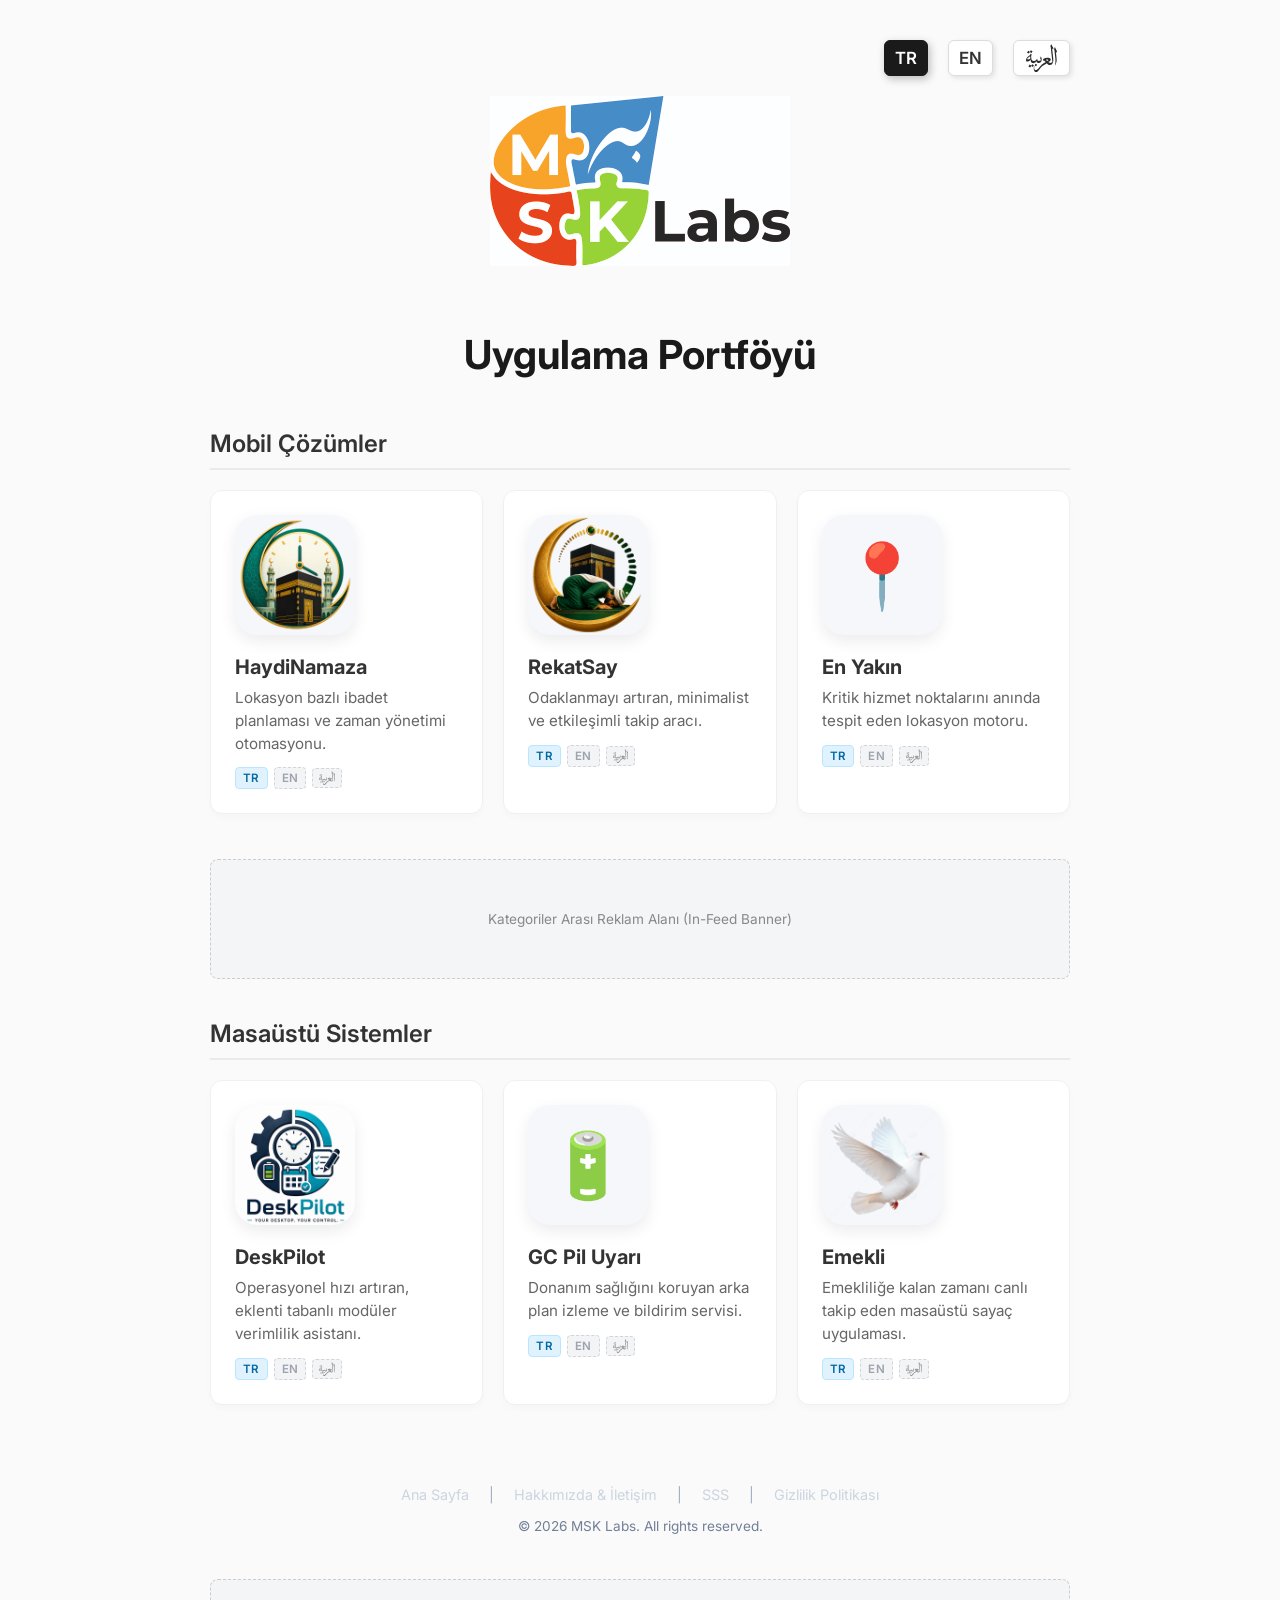
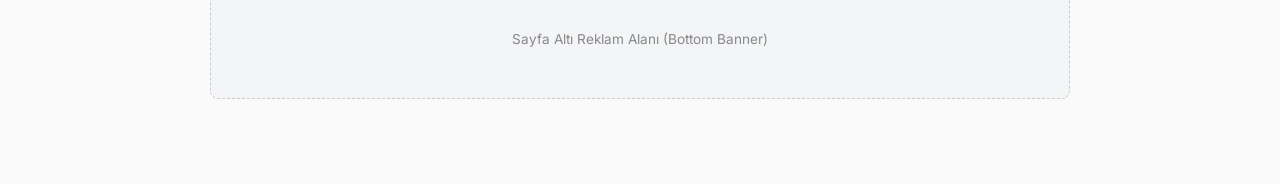
<file: index.html>
﻿<!DOCTYPE html>
<html lang="tr">
<head>
    <meta charset="UTF-8">
    <meta name="viewport" content="width=device-width, initial-scale=1.0">
    <title>W Uygulamalar - Portföy</title>
    <meta name="description" content="Geliştirilen mobil ve masaüstü çözümlerin sergilendiği uygulama portföyü.">
    
    <!-- Google Fonts: Inter -->
    <link rel="preconnect" href="https://fonts.googleapis.com">
    <link rel="preconnect" href="https://fonts.gstatic.com" crossorigin>
    <link href="https://fonts.googleapis.com/css2?family=Inter:wght@400;600;700&display=swap" rel="stylesheet">
    <link rel="stylesheet" href="assets/css/global.css?v=10">
    

</head>
<body class="lang-tr">

<div class="layout-wrapper">

  <!-- Masaüstü Sol Reklam (1280px üzerinde görünür) -->
  <aside class="desktop-ad desktop-ad-left">
    <div class="ad-placeholder">Masaüstü Sol Reklam<br>(160x600)</div>
  </aside>

  <!-- Ana İçerik Portföy Alanı -->
  <div class="portfolio-container">
  
  <div class="lang-switcher">
    <button onclick="setLang('tr')" data-lang="tr" class="active" title="Türkçe">TR</button>
    <button onclick="setLang('en')" data-lang="en" title="English">EN</button>
    <button onclick="setLang('ar')" data-lang="ar" title="العربية" class="lang-btn-arabic"><img src="img/ElArabiye.svg" alt="العربية" class="arabic-btn-icon"></button>
  </div>

  <div class="logo-container">
    <img src="img/MSKLabsLogo1200.jpg" alt="MSK Labs" class="main-logo">
  </div>
  
  <h1 class="page-title">
    <span class="lang-tr">Uygulama Portföyü</span>
    <span class="lang-en">Application Portfolio</span>
    <span class="lang-ar">محفظة التطبيقات</span>
  </h1>
  
  <!-- MOBİL ÇÖZÜMLER -->
  <h2 class="category-title">
    <span class="lang-tr">Mobil Çözümler</span>
    <span class="lang-en">Mobile Solutions</span>
    <span class="lang-ar">حلول الهاتف المحمول</span>
  </h2>
  <div class="app-grid">
    <a href="haydinamaza.html" class="app-card">
      <div class="app-icon"><img src="media/haydinamaza/icon.png" alt="HaydiNamaza"></div>
      <h3 class="app-name">HaydiNamaza</h3>
      <p class="app-vision">
        <span class="lang-tr">Lokasyon bazlı ibadet planlaması ve zaman yönetimi otomasyonu.</span>
        <span class="lang-en">Location-based worship planning and time management automation.</span>
        <span class="lang-ar">تخطيط العبادة القائم على الموقع وأتمتة إدارة الوقت.</span>
      </p>
      <div class="lang-badges">
        <span class="lang-badge active">TR</span>
        <span class="lang-badge pending" title="Yakında / Coming Soon">EN</span>
        <span class="lang-badge pending lang-badge-arabic" title="Yakında / Coming Soon"><img src="img/ElArabiye.svg" alt="العربية" class="arabic-badge-icon"></span></div></a>
    <a href="rekatsay.html" class="app-card">
      <div class="app-icon"><img src="media/rekatsay/icon.png" alt="RekatSay"></div>
      <h3 class="app-name">RekatSay</h3>
      <p class="app-vision">
        <span class="lang-tr">Odaklanmayı artıran, minimalist ve etkileşimli takip aracı.</span>
        <span class="lang-en">A minimalist and interactive tracking tool that increases focus.</span>
        <span class="lang-ar">أداة تتبع تفاعلية وبسيطة تزيد من التركيز.</span>
      </p>
      <div class="lang-badges">
        <span class="lang-badge active">TR</span>
        <span class="lang-badge pending" title="Yakında / Coming Soon">EN</span>
        <span class="lang-badge pending lang-badge-arabic" title="Yakında / Coming Soon"><img src="img/ElArabiye.svg" alt="العربية" class="arabic-badge-icon"></span>
      </div></a>
    <a href="enyakin.html" class="app-card">
      <div class="app-icon">📍</div>
      <h3 class="app-name">
        <span class="lang-tr">En Yakın</span>
        <span class="lang-en">Nearest</span>
        <span class="lang-ar">الأقرب</span>
      </h3>
      <p class="app-vision">
        <span class="lang-tr">Kritik hizmet noktalarını anında tespit eden lokasyon motoru.</span>
        <span class="lang-en">Location engine that instantly detects critical service points.</span>
        <span class="lang-ar">محرك الموقع الذي يكتشف نقاط الخدمة الحرجة على الفور.</span>
      </p>
      <div class="lang-badges">
        <span class="lang-badge active">TR</span>
        <span class="lang-badge pending" title="Yakında / Coming Soon">EN</span>
        <span class="lang-badge pending lang-badge-arabic" title="Yakında / Coming Soon"><img src="img/ElArabiye.svg" alt="العربية" class="arabic-badge-icon"></span></div></a>
  </div>

  <!-- KATEGORİLER ARASI REKLAM ALANI -->
      

<div class="infeed-ad-container">
    <div class="ad-placeholder">Kategoriler Arası Reklam Alanı (In-Feed Banner)</div>
  </div>

  <!-- MASAÜSTÜ SİSTEMLER -->
  <h2 class="category-title">
    <span class="lang-tr">Masaüstü Sistemler</span>
    <span class="lang-en">Desktop Systems</span>
    <span class="lang-ar">أنظمة سطح المكتب</span>
  </h2>
  <div class="app-grid">
    <a href="deskpilot.html" class="app-card">
      <div class="app-icon"><img src="media/deskpilot/icon.png" alt="DeskPilot"></div>
      <h3 class="app-name">DeskPilot</h3>
      <p class="app-vision">
        <span class="lang-tr">Operasyonel hızı artıran, eklenti tabanlı modüler verimlilik asistanı.</span>
        <span class="lang-en">Plugin-based modular productivity assistant that increases operational speed.</span>
        <span class="lang-ar">مساعد إنتاجية معياري قائم على المكونات الإضافية يزيد من سرعة التشغيل.</span>
      </p>
      <div class="lang-badges">
        <span class="lang-badge active">TR</span>
        <span class="lang-badge pending" title="Yakında / Coming Soon">EN</span>
        <span class="lang-badge pending lang-badge-arabic" title="Yakında / Coming Soon"><img src="img/ElArabiye.svg" alt="العربية" class="arabic-badge-icon"></span></div></a>
    <a href="gcpiluyari.html" class="app-card">
      <div class="app-icon">🔋</div>
      <h3 class="app-name">
        <span class="lang-tr">GC Pil Uyarı</span>
        <span class="lang-en">GC Battery Alert</span>
        <span class="lang-ar">تنبيه بطارية GC</span>
      </h3>
      <p class="app-vision">
        <span class="lang-tr">Donanım sağlığını koruyan arka plan izleme ve bildirim servisi.</span>
        <span class="lang-en">Background monitoring and notification service protecting hardware health.</span>
        <span class="lang-ar">خدمة المراقبة والإشعارات الخلفية التي تحمي صحة الأجهزة.</span>
      </p>
      <div class="lang-badges">
        <span class="lang-badge active">TR</span>
        <span class="lang-badge pending" title="Yakında / Coming Soon">EN</span>
        <span class="lang-badge pending lang-badge-arabic" title="Yakında / Coming Soon"><img src="img/ElArabiye.svg" alt="العربية" class="arabic-badge-icon"></span></div></a>
    <a href="emekli.html" class="app-card">
      <div class="app-icon"><img src="media/emekli/icon.png" alt="Emekli"></div>
      <h3 class="app-name">
        <span class="lang-tr">Emekli</span>
        <span class="lang-en">Retirement Counter</span>
        <span class="lang-ar">عداد التقاعد</span>
      </h3>
      <p class="app-vision">
        <span class="lang-tr">Emekliliğe kalan zamanı canlı takip eden masaüstü sayaç uygulaması.</span>
        <span class="lang-en">Desktop widget app tracking remaining time to retirement in real-time.</span>
        <span class="lang-ar">تطبيق ويدجت لسطح المكتب يتبع الوقت المتبقي حتى التقاعد بشكل مباشر.</span>
      </p>
      <div class="lang-badges">
        <span class="lang-badge active">TR</span>
        <span class="lang-badge pending" title="Yakında / Coming Soon">EN</span>
        <span class="lang-badge pending lang-badge-arabic" title="Yakında / Coming Soon"><img src="img/ElArabiye.svg" alt="العربية" class="arabic-badge-icon"></span></div></a>
  </div>

  <!-- SAYFA ALTI / KATEGORİ SONU REKLAM ALANI -->
      <footer class="site-footer">
      <div class="footer-links">
        <a href="index.html">
          <span class="lang-tr">Ana Sayfa</span><span class="lang-en">Home</span><span class="lang-ar">الرئيسية</span>
        </a> |
        <a href="about.html">
          <span class="lang-tr">Hakkımızda & İletişim</span><span class="lang-en">About & Contact</span><span class="lang-ar">من نحن والاتصال</span>
        </a> |
        <a href="faq.html">
          <span class="lang-tr">SSS</span><span class="lang-en">FAQ</span><span class="lang-ar">الأسئلة الشائعة</span>
        </a> |
        <a href="privacy.html">
          <span class="lang-tr">Gizlilik Politikası</span><span class="lang-en">Privacy Policy</span><span class="lang-ar">سياسة الخصوصية</span>
        </a>
      </div>
      <div class="copyright-text">
        © 2026 MSK Labs. All rights reserved.
      </div>
    </footer>

<div class="infeed-ad-container">
    <div class="ad-placeholder">Sayfa Altı Reklam Alanı (Bottom Banner)</div>
  </div>

 </div> <!-- .portfolio-container Bitişi -->

  <!-- Masaüstü Sağ Reklam (1280px üzerinde görünür) -->
  <aside class="desktop-ad desktop-ad-right">
    <div class="ad-placeholder">Masaüstü Sağ Reklam<br>(160x600)</div>
  </aside>

</div> <!-- .layout-wrapper Bitişi -->

<script>
  // MERKEZİ SİTE KONFİGÜRASYONU (Blogger & HTML Uyumlu)
  var SITE_CONFIG = {
    contactEmail: "msklabs.org@gmail.com"
  };

  // E-posta adreslerini ve mailto bağlantılarını merkezi konfigürasyondan doldurur
  function syncCentralConfig() {
    var email = (window.SITE_CONFIG && window.SITE_CONFIG.contactEmail) ? window.SITE_CONFIG.contactEmail : "msklabs.org@gmail.com";
    
    // Metin etiketlerini güncelle
    document.querySelectorAll('.contact-email-text').forEach(function(el) {
      el.textContent = email;
    });

    // Mailto bağlantılarını güncelle
    document.querySelectorAll('a.contact-email-link').forEach(function(a) {
      var subject = a.getAttribute('data-subject') || 'Talep';
      var body = a.getAttribute('data-body') || '';
      a.setAttribute('href', 'mailto:' + email + '?subject=' + encodeURIComponent(subject) + '&body=' + encodeURIComponent(body));
    });
  }

  function setLang(lang) {
    if (!lang) lang = 'tr';
    try {
      localStorage.setItem('user_lang', lang);
    } catch(e) {}
    
    document.body.className = 'lang-' + lang;
    
    // Aktif Dil Butonu Vurgulama (Dişi Renk)
    var buttons = document.querySelectorAll('.lang-switcher button');
    buttons.forEach(function(btn) {
      if (btn.getAttribute('data-lang') === lang) {
        btn.classList.add('active');
      } else {
        btn.classList.remove('active');
      }
    });

    // Bağlantılara ?lang= Parametresi Ekleme (Hafıza Kalıcılığı)
    var links = document.querySelectorAll('a.app-card, a.back-btn');
    links.forEach(function(a) {
      var href = a.getAttribute('href');
      if (href) {
        var base = href.split('?')[0];
        a.setAttribute('href', base + '?lang=' + lang);
      }
    });
  }

  // Sayfa Yüklenme Anında Çalışacak Ana Blok
  (function() {
    syncCentralConfig();

    var urlParams = new URLSearchParams(window.location.search);
    var langParam = urlParams.get('lang');
    var savedLang = null;
    try {
      savedLang = localStorage.getItem('user_lang');
    } catch(e) {}
    
    var activeLang = langParam || savedLang || 'tr';
    setLang(activeLang);
  })();
</script>

</body>
</html>
</file>
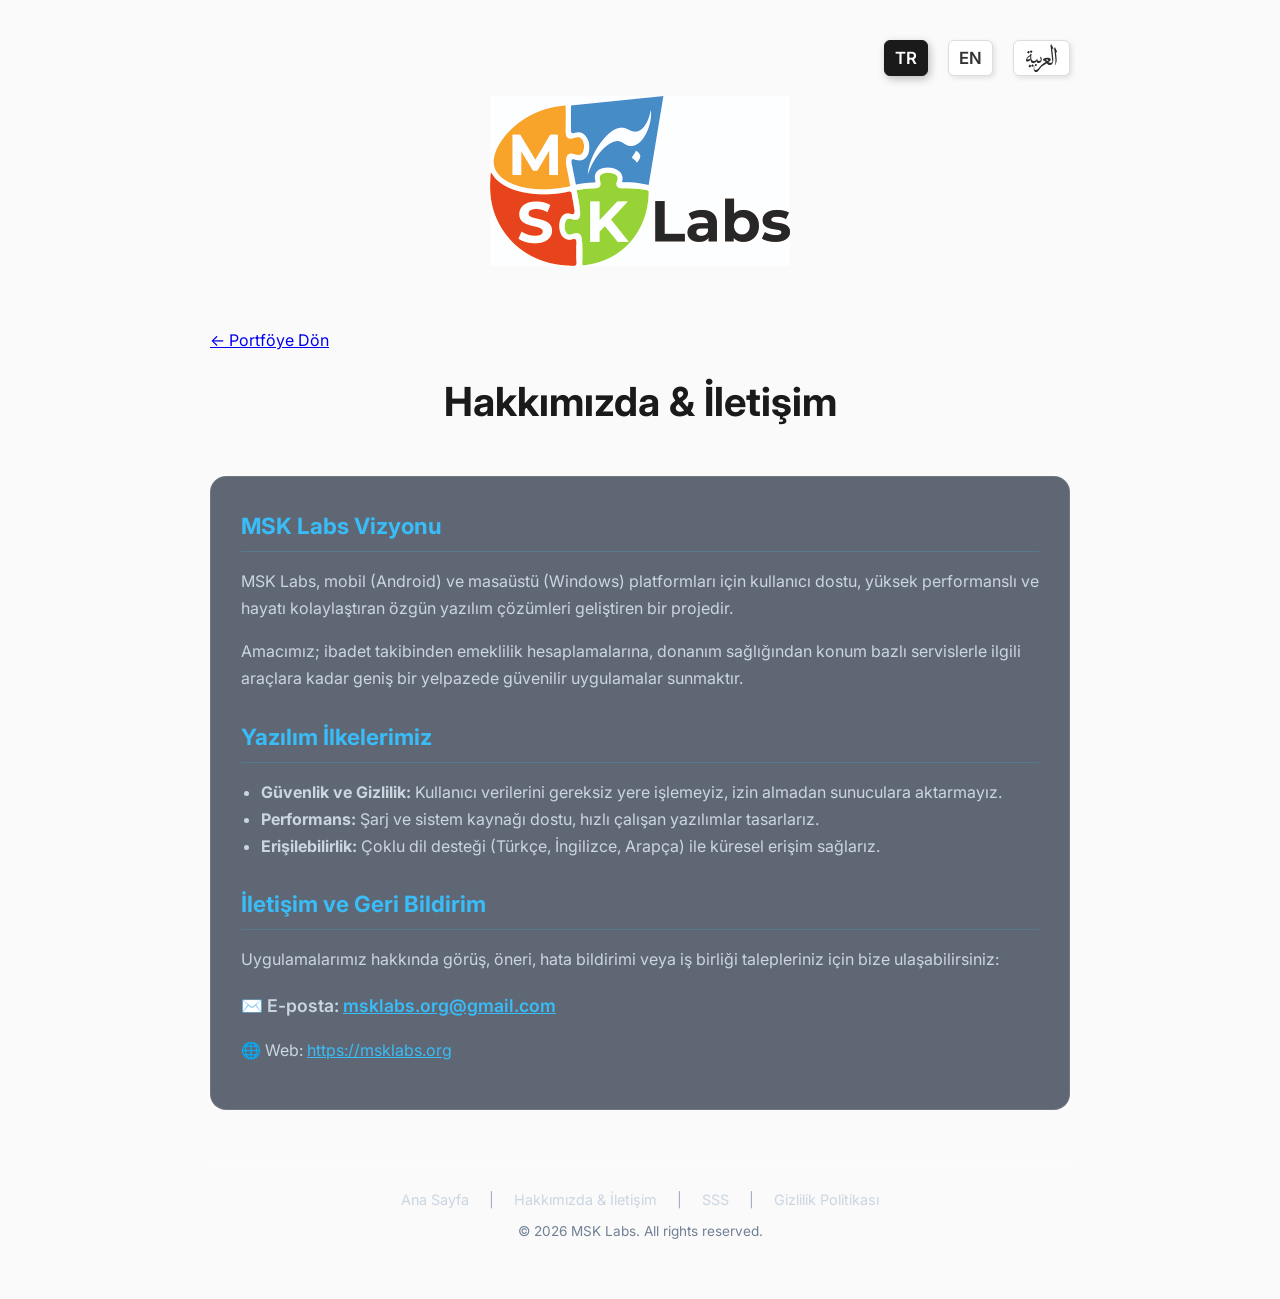
<file: about.html>
﻿<!DOCTYPE html>
<html lang="tr">
<head>
    <meta charset="UTF-8">
    <meta name="viewport" content="width=device-width, initial-scale=1.0">
    <title>Hakkımızda ve İletişim / About Us - MSK Labs</title>
    <meta name="description" content="MSK Labs vizyonu, mobil ve masaüstü yazılım çözümleri ve iletişim bilgileri.">
    
    <link rel="preconnect" href="https://fonts.googleapis.com">
    <link rel="preconnect" href="https://fonts.gstatic.com" crossorigin>
    <link href="https://fonts.googleapis.com/css2?family=Inter:wght@400;600;700&display=swap" rel="stylesheet">
    <link rel="stylesheet" href="assets/css/global.css?v=13">
</head>
<body class="lang-tr">

<div class="layout-wrapper">

  <aside class="desktop-ad desktop-ad-left">
    <div class="ad-placeholder">Masaüstü Sol Reklam<br>(160x600)</div>
  </aside>

  <div class="portfolio-container">
  
    <div class="lang-switcher">
      <button onclick="setLang('tr')" data-lang="tr" class="active" title="Türkçe">TR</button>
      <button onclick="setLang('en')" data-lang="en" title="English">EN</button>
      <button onclick="setLang('ar')" data-lang="ar" title="العربية" class="lang-btn-arabic"><img src="img/ElArabiye.svg" alt="العربية" class="arabic-btn-icon"></button>
    </div>

    <div class="logo-container">
      <img src="img/MSKLabsLogo1200.jpg" alt="MSK Labs" class="main-logo">
    </div>

    <a href="index.html" class="back-btn">
      <span class="lang-tr">← Portföye Dön</span>
      <span class="lang-en">← Back to Portfolio</span>
      <span class="lang-ar">العودة إلى المعرض →</span>
    </a>

    <h1 class="page-title">
      <span class="lang-tr">Hakkımızda & İletişim</span>
      <span class="lang-en">About Us & Contact</span>
      <span class="lang-ar">من نحن والاتصال</span>
    </h1>

    <div class="static-page-card">
      <div class="lang-tr">
        <h2>MSK Labs Vizyonu</h2>
        <p>MSK Labs, mobil (Android) ve masaüstü (Windows) platformları için kullanıcı dostu, yüksek performanslı ve hayatı kolaylaştıran özgün yazılım çözümleri geliştiren bir projedir.</p>
        <p>Amacımız; ibadet takibinden emeklilik hesaplamalarına, donanım sağlığından konum bazlı servislerle ilgili araçlara kadar geniş bir yelpazede güvenilir uygulamalar sunmaktır.</p>

        <h2>Yazılım İlkelerimiz</h2>
        <ul>
          <li><strong>Güvenlik ve Gizlilik:</strong> Kullanıcı verilerini gereksiz yere işlemeyiz, izin almadan sunuculara aktarmayız.</li>
          <li><strong>Performans:</strong> Şarj ve sistem kaynağı dostu, hızlı çalışan yazılımlar tasarlarız.</li>
          <li><strong>Erişilebilirlik:</strong> Çoklu dil desteği (Türkçe, İngilizce, Arapça) ile küresel erişim sağlarız.</li>
        </ul>

        <h2>İletişim ve Geri Bildirim</h2>
        <p>Uygulamalarımız hakkında görüş, öneri, hata bildirimi veya iş birliği talepleriniz için bize ulaşabilirsiniz:</p>
        <p style="font-size:1.1rem; font-weight:600;">
          ✉️ E-posta: <a href="mailto:msklabs.org@gmail.com" class="contact-email-link" style="color:#38bdf8;">msklabs.org@gmail.com</a>
        </p>
        <p>🌐 Web: <a href="https://msklabs.org" target="_blank" style="color:#38bdf8;">https://msklabs.org</a></p>
      </div>

      <div class="lang-en">
        <h2>MSK Labs Vision</h2>
        <p>MSK Labs designs innovative, high-performance mobile (Android) and desktop (Windows) software solutions engineered to simplify daily routines.</p>
        
        <h2>Core Principles</h2>
        <ul>
          <li><strong>Privacy First:</strong> Respecting user data and device privacy.</li>
          <li><strong>Resource Efficiency:</strong> Lightweight, battery-friendly applications.</li>
          <li><strong>Global Accessibility:</strong> Multi-language support (TR, EN, AR).</li>
        </ul>

        <h2>Contact Us</h2>
        <p>Feel free to send your feedback, inquiries, or bug reports to:</p>
        <p style="font-size:1.1rem; font-weight:600;">
          ✉️ Email: <a href="mailto:msklabs.org@gmail.com" class="contact-email-link" style="color:#38bdf8;">msklabs.org@gmail.com</a>
        </p>
      </div>

      <div class="lang-ar">
        <h2>رؤية MSK Labs</h2>
        <p>تلتزم MSK Labs بتطوير تطبيقات هاتف ومكتبية موثوقة وسهلة الاستخدام.</p>
        <h2>تواصل معنا</h2>
        <p>البريد الإلكتروني: <a href="mailto:msklabs.org@gmail.com" style="color:#38bdf8;">msklabs.org@gmail.com</a></p>
      </div>
    </div>

    <footer class="site-footer">
      <div class="footer-links">
        <a href="index.html">
          <span class="lang-tr">Ana Sayfa</span><span class="lang-en">Home</span><span class="lang-ar">الرئيسية</span>
        </a> |
        <a href="about.html">
          <span class="lang-tr">Hakkımızda & İletişim</span><span class="lang-en">About & Contact</span><span class="lang-ar">من نحن والاتصال</span>
        </a> |
        <a href="faq.html">
          <span class="lang-tr">SSS</span><span class="lang-en">FAQ</span><span class="lang-ar">الأسئلة الشائعة</span>
        </a> |
        <a href="privacy.html">
          <span class="lang-tr">Gizlilik Politikası</span><span class="lang-en">Privacy Policy</span><span class="lang-ar">سياسة الخصوصية</span>
        </a>
      </div>
      <div class="copyright-text">
        © 2026 MSK Labs. All rights reserved.
      </div>
    </footer>

  </div>

  <aside class="desktop-ad desktop-ad-right">
    <div class="ad-placeholder">Masaüstü Sağ Reklam<br>(160x600)</div>
  </aside>

</div>

<script>
  var SITE_CONFIG = { contactEmail: "msklabs.org@gmail.com" };
  function setLang(lang) {
    if (!lang) lang = 'tr';
    try { localStorage.setItem('user_lang', lang); } catch(e) {}
    document.body.className = 'lang-' + lang;
    document.querySelectorAll('.lang-switcher button').forEach(function(btn) {
      if (btn.getAttribute('data-lang') === lang) btn.classList.add('active');
      else btn.classList.remove('active');
    });
  }
  (function() {
    var urlParams = new URLSearchParams(window.location.search);
    var langParam = urlParams.get('lang');
    var savedLang = null;
    try { savedLang = localStorage.getItem('user_lang'); } catch(e) {}
    setLang(langParam || savedLang || 'tr');
  })();
</script>

</body>
</html>
</file>
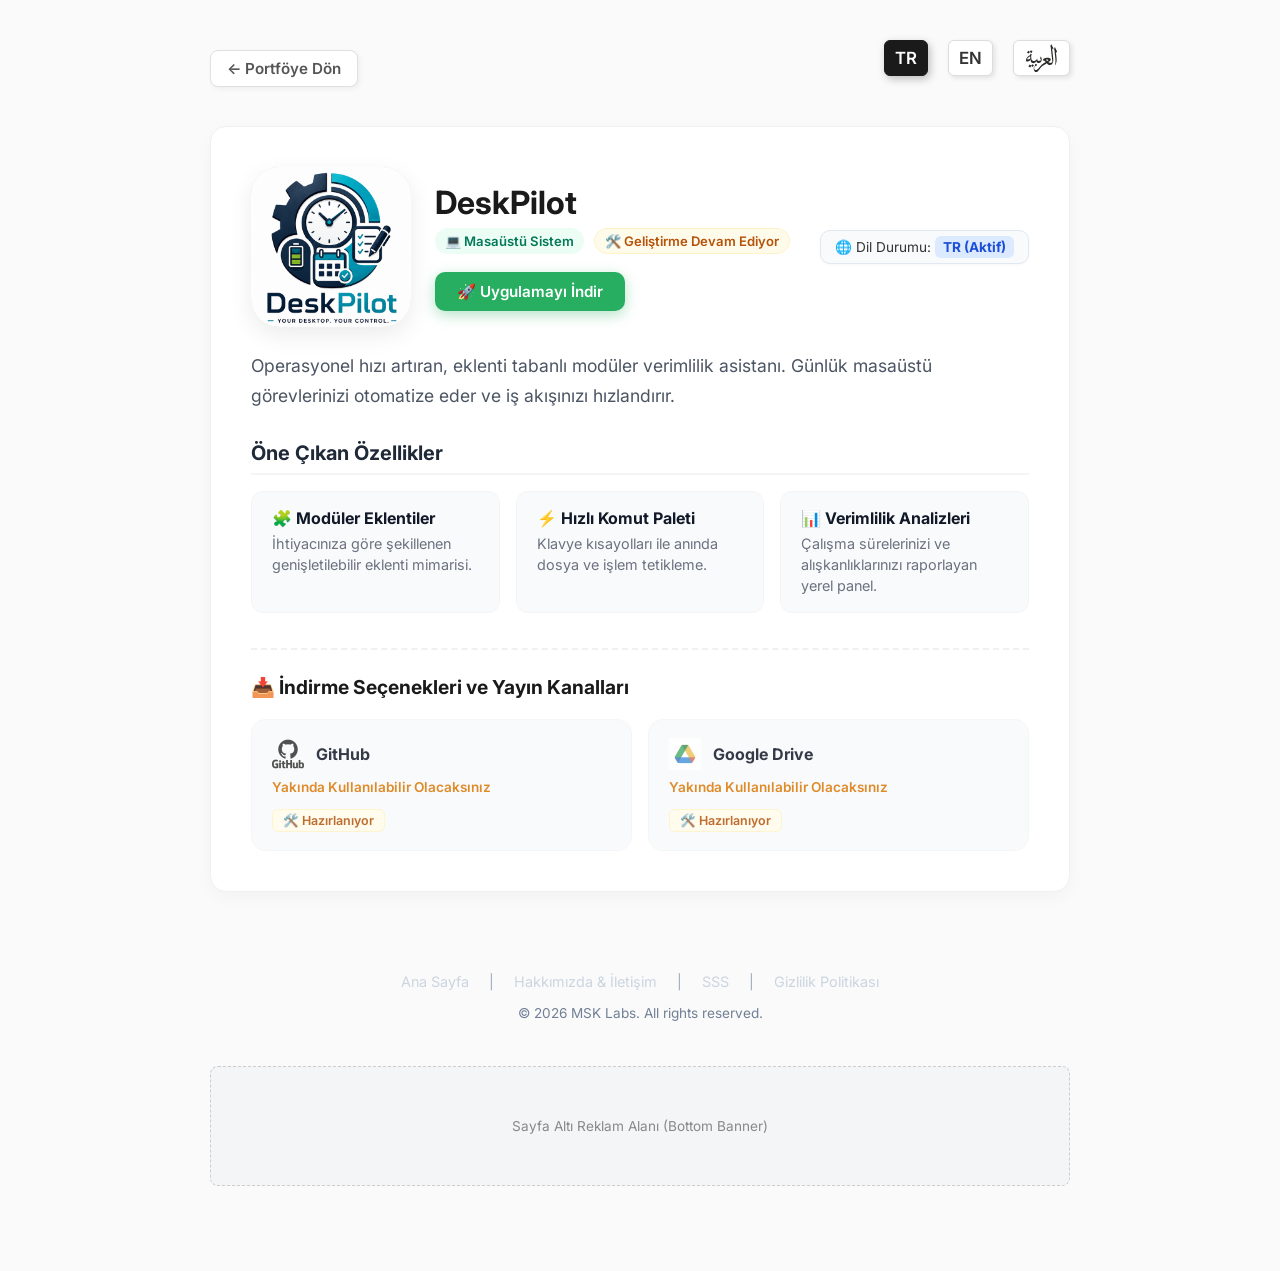
<file: deskpilot.html>
﻿<!DOCTYPE html>
<html lang="tr">
<head>
    <meta charset="UTF-8">
    <meta name="viewport" content="width=device-width, initial-scale=1.0">
    <title>DeskPilot - Uygulama Detayı</title>
    <meta name="description" content="DeskPilot - Operasyonel hızı artıran, eklenti tabanlı modüler verimlilik asistanı.">
    
    <!-- Google Fonts: Inter & Global Stylesheet -->
    <link rel="preconnect" href="https://fonts.googleapis.com">
    <link rel="preconnect" href="https://fonts.gstatic.com" crossorigin>
    <link href="https://fonts.googleapis.com/css2?family=Inter:wght@400;600;700&display=swap" rel="stylesheet">
    <link rel="stylesheet" href="assets/css/global.css?v=10">
    
    <style>
      /* Üst Navigasyon */
      .top-nav {
        display: flex;
        justify-content: space-between;
        align-items: center;
        margin-bottom: 30px;
      }

      .back-btn {
        display: inline-flex;
        align-items: center;
        gap: 8px;
        text-decoration: none;
        color: #555;
        font-weight: 600;
        font-size: 0.95rem;
        background: #fff;
        padding: 8px 16px;
        border-radius: 8px;
        border: 1px solid #e0e0e0;
        box-shadow: 2px 2px 5px rgba(0,0,0,0.05);
        transition: all 0.2s ease;
      }

      .back-btn:hover {
        background: #f5f7fa;
        color: #1a1a1a;
        transform: translateX(-3px);
      }

      /* Uygulama Hero Kartı */
      .detail-card {
        background: #ffffff;
        border: 1px solid #f0f0f0;
        border-radius: 16px;
        padding: 40px;
        box-shadow: 0 6px 16px rgba(0,0,0,0.03);
        margin-bottom: 30px;
      }

      .app-header {
        display: flex;
        align-items: center;
        gap: 24px;
        margin-bottom: 24px;
      }



      .app-title-group {
        display: flex;
        flex-direction: column;
        gap: 6px;
      }

      .app-title-group h1 {
        font-size: 2rem;
        font-weight: 700;
        margin: 0;
        color: #1a1a1a;
      }

      .badges {
        display: flex;
        gap: 10px;
        flex-wrap: wrap;
      }

      .badge {
        font-size: 0.82rem;
        font-weight: 600;
        padding: 4px 10px;
        border-radius: 20px;
        display: inline-flex;
        align-items: center;
        gap: 4px;
      }

      .badge-platform {
        background: #ecfdf5;
        color: #047857;
      }

      .badge-status {
        background: #fffbeb;
        color: #b45309;
        border: 1px solid #fef3c7;
      }

      .app-description {
        font-size: 1.1rem;
        line-height: 1.7;
        color: #4b5563;
        margin-bottom: 30px;
      }

      .features-title {
        font-size: 1.25rem;
        font-weight: 700;
        margin-bottom: 16px;
        color: #1f2937;
        border-bottom: 2px solid #f3f4f6;
        padding-bottom: 8px;
      }

      .features-grid {
        display: grid;
        grid-template-columns: repeat(auto-fit, minmax(240px, 1fr));
        gap: 16px;
        margin-bottom: 30px;
      }

      .feature-box {
        background: #f9fafb;
        border: 1px solid #f3f4f6;
        border-radius: 12px;
        padding: 16px 20px;
      }

      .feature-box h4 {
        margin: 0 0 6px 0;
        font-size: 1rem;
        color: #111827;
      }

      .feature-box p {
        margin: 0;
        font-size: 0.9rem;
        color: #6b7280;
        line-height: 1.45;
      }

      .action-btn-container {
        text-align: center;
        padding-top: 10px;
      }

      .status-btn {
        display: inline-flex;
        align-items: center;
        gap: 10px;
        background: #f3f4f6;
        color: #4b5563;
        font-weight: 600;
        padding: 14px 28px;
        border-radius: 10px;
        border: 1px dashed #d1d5db;
        font-size: 1rem;
      }

      @media (max-width: 600px) {
        .detail-card { padding: 24px 16px; }
        .app-header { gap: 16px; }
        .app-big-icon { width: 60px; height: 60px; font-size: 32px; border-radius: 14px; }
        .app-title-group h1 { font-size: 1.5rem; }
        .app-description { font-size: 0.95rem; }
        .features-grid { grid-template-columns: 1fr; }
      }
    </style>
</head>
<body class="lang-tr">

<div class="layout-wrapper">

  <!-- Masaüstü Sol Reklam -->
  <aside class="desktop-ad desktop-ad-left">
    <div class="ad-placeholder">Masaüstü Sol Reklam<br>(160x600)</div>
  </aside>

  <!-- Ana Detay İçeriği -->
  <div class="portfolio-container">
    
    <!-- Üst Bar: Geri Dönüş ve Dil Seçici -->
    <div class="top-nav">
      <a href="index.html" class="back-btn">
        <span class="lang-tr">← Portföye Dön</span>
        <span class="lang-en">← Back to Portfolio</span>
        <span class="lang-ar">العودة إلى المحفظة ←</span>
      </a>

      <div class="lang-switcher">
        <button onclick="setLang('tr')" data-lang="tr" title="Türkçe">TR</button>
        <button onclick="setLang('en')" data-lang="en" title="English">EN</button>
        <button onclick="setLang('ar')" data-lang="ar" title="العربية" class="lang-btn-arabic"><img src="img/ElArabiye.svg" alt="العربية" class="arabic-btn-icon"></button>
      </div>
    </div>

      <!-- Dil Destek Uyarısı & Çeviri Talebi Kutusu (Sadece EN ve AR dillerinde görünür) -->
      <div class="translation-request-box lang-en lang-ar">
        <div class="request-content">
          <div class="request-text">
            <span class="lang-en">ℹ️ This application currently supports <strong>Turkish</strong>. Would you like to request English translation?</span>
            <span class="lang-ar">ℹ️ هذا التطبيق يدعم حالياً اللغة <strong>التركية</strong>. هل ترغب في طلب الترجمة إلى العربية؟</span>
          </div>
          <a href="#" class="request-btn contact-email-link" data-subject="[Translation Request] DeskPilot" data-body="Hello MSK Labs Team, I would like to request the DeskPilot application to be translated to my language. Thank you!">
            <span class="lang-en">📩 Request Translation</span>
            <span class="lang-ar">📩 طلب الترجمة</span>
          </a>
        </div>
      </div>

    <!-- Uygulama Kartı -->
    <div class="detail-card">
      <div class="app-header">
        <div class="app-big-icon"><img src="media/deskpilot/icon.png" alt="DeskPilot"></div>
        <div class="app-title-group">
          <h1>DeskPilot</h1>
          <div class="badges">
            <span class="badge badge-platform">💻 Masaüstü Sistem</span>
            <span class="badge badge-status">🛠️ Geliştirme Devam Ediyor</span>
          </div>
          <a href="#download-section" class="hero-download-btn">
            <span class="lang-tr">🚀 Uygulamayı İndir</span>
            <span class="lang-en">🚀 Download App</span>
            <span class="lang-ar">🚀 تنزيل التطبيق</span>
          </a>
        </div>

        <!-- Sağ Taraf: Global Dil Durumu & Laboratuvar Talep Butonları -->
        <div class="app-header-right">
          <div class="global-status-panel">
            <span class="lang-tr">🌐 Dil Durumu: <strong class="status-tag active">TR (Aktif)</strong></span>
            <span class="lang-en">🌐 Language Status: <strong class="status-tag active">TR (Active)</strong></span>
            <span class="lang-ar">🌐 حالة اللغة: <strong class="status-tag active">TR (نشط)</strong></span>
          </div>
          <a href="#" class="lab-request-btn contact-email-link lang-en" data-subject="[EN Version Request] DeskPilot" data-body="Hello MSK Labs Team, I would like to request the English (EN) version of DeskPilot. Thank you!">
            📩 Request EN Version from Lab
          </a>
          <small class="email-note lang-en">Or send email to: <strong class="contact-email-text">msklabs.org@gmail.com</strong></small>

          <a href="#" class="lab-request-btn contact-email-link lang-ar" data-subject="[AR Version Request] DeskPilot" data-body="Hello MSK Labs Team, I would like to request the Arabic version of DeskPilot. Thank you!">
            📩 طلب إصدار اللغة العربية من المختبر
          </a>
          <small class="email-note lang-ar">أو أرسل بريداً إلى: <strong class="contact-email-text">msklabs.org@gmail.com</strong></small>
        </div>
      </div>

      <div class="app-description">
        <span class="lang-tr">Operasyonel hızı artıran, eklenti tabanlı modüler verimlilik asistanı. Günlük masaüstü görevlerinizi otomatize eder ve iş akışınızı hızlandırır.</span>
        <span class="lang-en">Plugin-based modular productivity assistant that increases operational speed. Automates your daily desktop tasks and accelerates your workflow.</span>
        <span class="lang-ar">مساعد إنتاجية معياري قائم على المكونات الإضافية يزيد من سرعة التشغيل. يطوّر مهام سطح المكتب اليومية ويسرّع سير عملك.</span>
      </div>

      <div class="features-title">
        <span class="lang-tr">Öne Çıkan Özellikler</span>
        <span class="lang-en">Key Features</span>
        <span class="lang-ar">الميزات الرئيسية</span>
      </div>

      <div class="features-grid">
        <div class="feature-box">
          <h4>🧩 
            <span class="lang-tr">Modüler Eklentiler</span>
            <span class="lang-en">Modular Plugins</span>
            <span class="lang-ar">مكونات إضافية معيارية</span>
          </h4>
          <p>
            <span class="lang-tr">İhtiyacınıza göre şekillenen genişletilebilir eklenti mimarisi.</span>
            <span class="lang-en">Expandable plugin architecture shaped according to your needs.</span>
            <span class="lang-ar">بنية مكونات إضافية قابلة للتوسيع مشكلة وفقاً لااحتياجاتك.</span>
          </p>
        </div>

        <div class="feature-box">
          <h4>⚡ 
            <span class="lang-tr">Hızlı Komut Paleti</span>
            <span class="lang-en">Quick Command Palette</span>
            <span class="lang-ar">لوحة أوامر سريعة</span>
          </h4>
          <p>
            <span class="lang-tr">Klavye kısayolları ile anında dosya ve işlem tetikleme.</span>
            <span class="lang-en">Instant file and process triggering via keyboard shortcuts.</span>
            <span class="lang-ar">تشغيل فوري للملفات والعمليات عبر اختصارات لوحة المفاتيح.</span>
          </p>
        </div>

        <div class="feature-box">
          <h4>📊 
            <span class="lang-tr">Verimlilik Analizleri</span>
            <span class="lang-en">Productivity Analytics</span>
            <span class="lang-ar">تحليلات الإنتاجية</span>
          </h4>
          <p>
            <span class="lang-tr">Çalışma sürelerinizi ve alışkanlıklarınızı raporlayan yerel panel.</span>
            <span class="lang-en">Local dashboard reporting your working hours and habits.</span>
            <span class="lang-ar">لوحة قياس محلية ترفع تقارير عن ساعات عملك وعاداتك.</span>
          </p>
        </div>
      </div>

      <!-- İndirme ve Yayın Kanalları Alanı -->
      <div id="download-section" class="download-section">
        <div class="download-section-title">
          <span class="lang-tr">📥 İndirme Seçenekleri ve Yayın Kanalları</span>
          <span class="lang-en">📥 Download Options & Release Channels</span>
          <span class="lang-ar">📥 خيارات التنزيل وقنوات الإصدار</span>
        </div>

        <div class="download-grid">
          <!-- GitHub Releases (Pasif) -->
          <div class="download-card disabled">
            <div class="download-card-header">
              <div class="download-card-icon">
                <img src="assets/img/store/github.png" alt="GitHub" class="store-brand-icon">
              </div>
              <div class="download-card-title">GitHub</div>
            </div>
            <div class="download-card-status">
              <span class="lang-tr">Yakında Kullanılabilir Olacaksınız</span>
              <span class="lang-en">Will be available soon</span>
              <span class="lang-ar">ستكون متاحة قريباً</span>
            </div>
            <span class="download-tag tag-soon">
              <span class="lang-tr">🛠️ Hazırlanıyor</span>
              <span class="lang-en">🛠️ In Progress</span>
              <span class="lang-ar">🛠️ قيد التحضير</span>
            </span>
          </div>

          <!-- Google Drive İndirme Bağlantısı (Pasif) -->
          <div class="download-card disabled">
            <div class="download-card-header">
              <div class="download-card-icon">
                <img src="assets/img/store/google-drive.png" alt="Google Drive" class="store-brand-icon">
              </div>
              <div class="download-card-title">Google Drive</div>
            </div>
            <div class="download-card-status">
              <span class="lang-tr">Yakında Kullanılabilir Olacaksınız</span>
              <span class="lang-en">Will be available soon</span>
              <span class="lang-ar">ستكون متاحة قريباً</span>
            </div>
            <span class="download-tag tag-soon">
              <span class="lang-tr">🛠️ Hazırlanıyor</span>
              <span class="lang-en">🛠️ In Progress</span>
              <span class="lang-ar">🛠️ قيد التحضير</span>
            </span>
          </div>
        </div>
      </div>
    </div>

    <!-- Sayfa Altı Reklam Alanı -->
        <footer class="site-footer">
      <div class="footer-links">
        <a href="index.html">
          <span class="lang-tr">Ana Sayfa</span><span class="lang-en">Home</span><span class="lang-ar">الرئيسية</span>
        </a> |
        <a href="about.html">
          <span class="lang-tr">Hakkımızda & İletişim</span><span class="lang-en">About & Contact</span><span class="lang-ar">من نحن والاتصال</span>
        </a> |
        <a href="faq.html">
          <span class="lang-tr">SSS</span><span class="lang-en">FAQ</span><span class="lang-ar">الأسئلة الشائعة</span>
        </a> |
        <a href="privacy.html">
          <span class="lang-tr">Gizlilik Politikası</span><span class="lang-en">Privacy Policy</span><span class="lang-ar">سياسة الخصوصية</span>
        </a>
      </div>
      <div class="copyright-text">
        © 2026 MSK Labs. All rights reserved.
      </div>
    </footer>

<div class="infeed-ad-container">
      <div class="ad-placeholder">Sayfa Altı Reklam Alanı (Bottom Banner)</div>
    </div>

  </div> <!-- .portfolio-container Bitişi -->

  <!-- Masaüstü Sağ Reklam -->
  <aside class="desktop-ad desktop-ad-right">
    <div class="ad-placeholder">Masaüstü Sağ Reklam<br>(160x600)</div>
  </aside>

</div>

<script>
  // MERKEZİ SİTE KONFİGÜRASYONU (Blogger & HTML Uyumlu)
  var SITE_CONFIG = {
    contactEmail: "msklabs.org@gmail.com"
  };

  // E-posta adreslerini ve mailto bağlantılarını merkezi konfigürasyondan doldurur
  function syncCentralConfig() {
    var email = (window.SITE_CONFIG && window.SITE_CONFIG.contactEmail) ? window.SITE_CONFIG.contactEmail : "msklabs.org@gmail.com";
    
    // Metin etiketlerini güncelle
    document.querySelectorAll('.contact-email-text').forEach(function(el) {
      el.textContent = email;
    });

    // Mailto bağlantılarını güncelle
    document.querySelectorAll('a.contact-email-link').forEach(function(a) {
      var subject = a.getAttribute('data-subject') || 'Talep';
      var body = a.getAttribute('data-body') || '';
      a.setAttribute('href', 'mailto:' + email + '?subject=' + encodeURIComponent(subject) + '&body=' + encodeURIComponent(body));
    });
  }

  function setLang(lang) {
    if (!lang) lang = 'tr';
    try {
      localStorage.setItem('user_lang', lang);
    } catch(e) {}
    
    document.body.className = 'lang-' + lang;
    
    // Aktif Dil Butonu Vurgulama
    var buttons = document.querySelectorAll('.lang-switcher button');
    buttons.forEach(function(btn) {
      if (btn.getAttribute('data-lang') === lang) {
        btn.classList.add('active');
      } else {
        btn.classList.remove('active');
      }
    });

    // Bağlantılara ?lang= Parametresi Ekleme
    var links = document.querySelectorAll('a.back-btn');
    links.forEach(function(a) {
      var href = a.getAttribute('href');
      if (href) {
        var base = href.split('?')[0];
        a.setAttribute('href', base + '?lang=' + lang);
      }
    });
  }

  // Sayfa Yüklenme Anında Çalışacak Ana Blok
  (function() {
    syncCentralConfig();

    var urlParams = new URLSearchParams(window.location.search);
    var langParam = urlParams.get('lang');
    var savedLang = null;
    try {
      savedLang = localStorage.getItem('user_lang');
    } catch(e) {}
    
    var activeLang = langParam || savedLang || 'tr';
    setLang(activeLang);
  })();
</script>

</body>
</html>
</file>
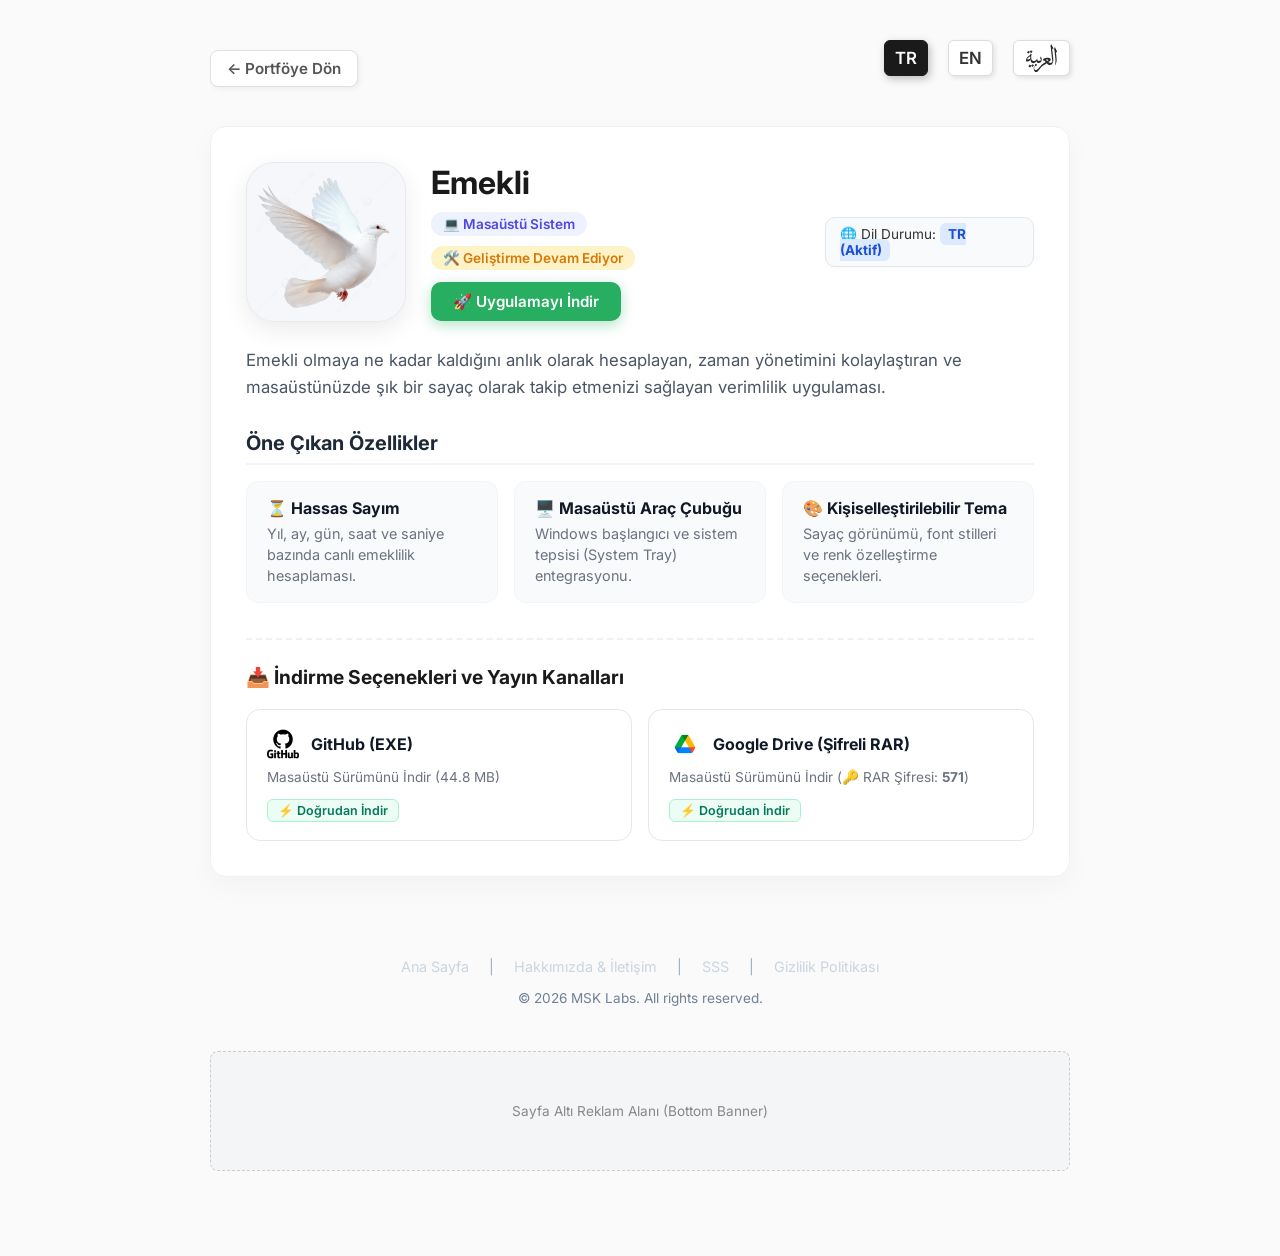
<file: emekli.html>
﻿<!DOCTYPE html>
<html lang="tr">
<head>
    <meta charset="UTF-8">
    <meta name="viewport" content="width=device-width, initial-scale=1.0">
    <title>Emekli - Uygulama Detayı</title>
    <meta name="description" content="Emekli - Emekli olmaya ne kadar kaldığını anlık olarak hesaplayan ve takip eden masaüstü sayaç uygulaması.">
    
    <!-- Google Fonts: Inter & Global Stylesheet -->
    <link rel="preconnect" href="https://fonts.googleapis.com">
    <link rel="preconnect" href="https://fonts.gstatic.com" crossorigin>
    <link href="https://fonts.googleapis.com/css2?family=Inter:wght@400;600;700&display=swap" rel="stylesheet">
    <link rel="stylesheet" href="assets/css/global.css?v=10">
    
    <style>
      /* Üst Navigasyon */
      .top-nav {
        display: flex;
        justify-content: space-between;
        align-items: center;
        margin-bottom: 30px;
      }

      .back-btn {
        display: inline-flex;
        align-items: center;
        gap: 8px;
        text-decoration: none;
        color: #555;
        font-weight: 600;
        font-size: 0.95rem;
        background: #fff;
        padding: 8px 16px;
        border-radius: 8px;
        border: 1px solid #e0e0e0;
        box-shadow: 2px 2px 5px rgba(0,0,0,0.05);
        transition: all 0.2s ease;
      }

      .back-btn:hover {
        background: #f5f7fa;
        color: #1a1a1a;
        transform: translateX(-3px);
      }

      /* Uygulama Hero Kartı */
      .detail-card {
        background: #ffffff;
        border: 1px solid #f0f0f0;
        border-radius: 16px;
        padding: 35px;
        box-shadow: 0 10px 30px rgba(0,0,0,0.03);
        margin-bottom: 30px;
      }

      .app-header {
        display: flex;
        align-items: center;
        gap: 25px;
        margin-bottom: 25px;
      }

      .app-title-group h1 {
        font-size: 2rem;
        color: #1a1a1a;
        margin: 0 0 10px 0;
      }

      .badges {
        display: flex;
        gap: 10px;
        flex-wrap: wrap;
      }

      .badge {
        font-size: 0.85rem;
        padding: 4px 12px;
        border-radius: 20px;
        font-weight: 600;
      }

      .badge-platform {
        background: #eef2ff;
        color: #4f46e5;
      }

      .badge-status {
        background: #fef3c7;
        color: #d97706;
      }

      .app-description {
        font-size: 1.05rem;
        line-height: 1.6;
        color: #4b5563;
        margin-bottom: 30px;
      }

      .features-title {
        font-size: 1.25rem;
        font-weight: 700;
        margin-bottom: 16px;
        color: #1f2937;
        border-bottom: 2px solid #f3f4f6;
        padding-bottom: 8px;
      }

      .features-grid {
        display: grid;
        grid-template-columns: repeat(auto-fit, minmax(240px, 1fr));
        gap: 16px;
        margin-bottom: 30px;
      }

      .feature-box {
        background: #f9fafb;
        border: 1px solid #f3f4f6;
        border-radius: 12px;
        padding: 16px 20px;
      }

      .feature-box h4 {
        margin: 0 0 6px 0;
        font-size: 1rem;
        color: #111827;
      }

      .feature-box p {
        margin: 0;
        font-size: 0.9rem;
        color: #6b7280;
        line-height: 1.45;
      }

      .action-btn-container {
        text-align: center;
        padding-top: 10px;
      }

      .status-btn {
        display: inline-flex;
        align-items: center;
        gap: 10px;
        background: #f3f4f6;
        color: #4b5563;
        font-weight: 600;
        padding: 14px 28px;
        border-radius: 10px;
        border: 1px dashed #d1d5db;
        font-size: 1rem;
      }

      @media (max-width: 600px) {
        .detail-card { padding: 24px 16px; }
        .app-header { gap: 16px; }
        .app-big-icon { width: 60px; height: 60px; font-size: 32px; border-radius: 14px; }
        .app-title-group h1 { font-size: 1.5rem; }
        .app-description { font-size: 0.95rem; }
        .features-grid { grid-template-columns: 1fr; }
      }
    </style>
</head>
<body class="lang-tr">

<div class="layout-wrapper">

  <!-- Masaüstü Sol Reklam -->
  <aside class="desktop-ad desktop-ad-left">
    <div class="ad-placeholder">Masaüstü Sol Reklam<br>(160x600)</div>
  </aside>

  <!-- Ana Detay İçeriği -->
  <div class="portfolio-container">
    
    <!-- Üst Bar: Geri Dönüş ve Dil Seçici -->
    <div class="top-nav">
      <a href="index.html" class="back-btn">
        <span class="lang-tr">← Portföye Dön</span>
        <span class="lang-en">← Back to Portfolio</span>
        <span class="lang-ar">العودة إلى المحفظة ←</span>
      </a>

      <div class="lang-switcher">
        <button onclick="setLang('tr')" data-lang="tr" title="Türkçe">TR</button>
        <button onclick="setLang('en')" data-lang="en" title="English">EN</button>
        <button onclick="setLang('ar')" data-lang="ar" title="العربية" class="lang-btn-arabic"><img src="img/ElArabiye.svg" alt="العربية" class="arabic-btn-icon"></button>
      </div>
    </div>

    <!-- Dil Destek Uyarısı & Çeviri Talebi Kutusu (Sadece EN ve AR dillerinde görünür) -->
    <div class="translation-request-box lang-en lang-ar">
      <div class="request-content">
        <div class="request-text">
          <span class="lang-en">ℹ️ This application currently supports <strong>Turkish</strong>. Would you like to request English translation?</span>
          <span class="lang-ar">ℹ️ هذا التطبيق يدعم حالياً اللغة <strong>التركية</strong>. هل ترغب في طلب الترجمة إلى العربية؟</span>
        </div>
        <a href="#" class="request-btn contact-email-link" data-subject="[Translation Request] Emekli" data-body="Hello MSK Labs Team, I would like to request the Emekli application to be translated to my language. Thank you!">
          <span class="lang-en">📩 Request Translation</span>
          <span class="lang-ar">📩 طلب الترجمة</span>
        </a>
      </div>
    </div>

    <!-- Uygulama Detay Kartı -->
    <div class="detail-card">
      <div class="app-header">
        <div class="app-big-icon"><img src="media/emekli/icon.png" alt="Emekli"></div>
        <div class="app-title-group">
          <h1>Emekli</h1>
          <div class="badges">
            <span class="badge badge-platform">💻 Masaüstü Sistem</span>
            <span class="badge badge-status">🛠️ Geliştirme Devam Ediyor</span>
          </div>
          <a href="#download-section" class="hero-download-btn">
            <span class="lang-tr">🚀 Uygulamayı İndir</span>
            <span class="lang-en">🚀 Download App</span>
            <span class="lang-ar">🚀 تنزيل التطبيق</span>
          </a>
        </div>

        <!-- Sağ Taraf: Global Dil Durumu & Laboratuvar Talep Butonları -->
        <div class="app-header-right">
          <div class="global-status-panel">
            <span class="lang-tr">🌐 Dil Durumu: <strong class="status-tag active">TR (Aktif)</strong></span>
            <span class="lang-en">🌐 Language Status: <strong class="status-tag active">TR (Active)</strong></span>
            <span class="lang-ar">🌐 حالة اللغة: <strong class="status-tag active">TR (نشط)</strong></span>
          </div>
          <a href="#" class="lab-request-btn contact-email-link lang-en" data-subject="[EN Version Request] Emekli" data-body="Hello MSK Labs Team, I would like to request the English (EN) version of Emekli. Thank you!">
            📩 Request EN Version from Lab
          </a>
          <small class="email-note lang-en">Or send email to: <strong class="contact-email-text">msklabs.org@gmail.com</strong></small>

          <a href="#" class="lab-request-btn contact-email-link lang-ar" data-subject="[AR Version Request] Emekli" data-body="Hello MSK Labs Team, I would like to request the Arabic version of Emekli. Thank you!">
            📩 طلب إصدار اللغة العربية من المختبر
          </a>
          <small class="email-note lang-ar">أو أرسل بريداً إلى: <strong class="contact-email-text">msklabs.org@gmail.com</strong></small>
        </div>
      </div>

      <div class="app-description">
        <span class="lang-tr">Emekli olmaya ne kadar kaldığını anlık olarak hesaplayan, zaman yönetimini kolaylaştıran ve masaüstünüzde şık bir sayaç olarak takip etmenizi sağlayan verimlilik uygulaması.</span>
        <span class="lang-en">Smart productivity desktop application that instantly calculates remaining time until retirement, simplifies time management, and tracks progress via a sleek widget.</span>
        <span class="lang-ar">تطبيق الإنتاجية لسطح المكتب الذي يحسب الوقت المتبقي حتى التقاعد بشكل فوري، ويسهل إدارة الوقت ويتبع التقدم عبر ويدجت أنيق.</span>
      </div>

      <div class="features-title">
        <span class="lang-tr">Öne Çıkan Özellikler</span>
        <span class="lang-en">Key Features</span>
        <span class="lang-ar">الميزات الرئيسية</span>
      </div>

      <div class="features-grid">
        <div class="feature-box">
          <h4>⏳ 
            <span class="lang-tr">Hassas Sayım</span>
            <span class="lang-en">Accurate Counter</span>
            <span class="lang-ar">عداد دقيق</span>
          </h4>
          <p>
            <span class="lang-tr">Yıl, ay, gün, saat ve saniye bazında canlı emeklilik hesaplaması.</span>
            <span class="lang-en">Live retirement countdown by year, month, day, hour, and second.</span>
            <span class="lang-ar">عد تنازلي مباشر للتقاعد حسب السنة والشهر واليوم والساعة والثانية.</span>
          </p>
        </div>

        <div class="feature-box">
          <h4>🖥️ 
            <span class="lang-tr">Masaüstü Araç Çubuğu</span>
            <span class="lang-en">Desktop Widget</span>
            <span class="lang-ar">ويدجت سطح المكتب</span>
          </h4>
          <p>
            <span class="lang-tr">Windows başlangıcı ve sistem tepsisi (System Tray) entegrasyonu.</span>
            <span class="lang-en">Seamless Windows startup and system tray integration.</span>
            <span class="lang-ar">بدء تشغيل Windows وتكامل شريط النظام بشكل سلس.</span>
          </p>
        </div>

        <div class="feature-box">
          <h4>🎨 
            <span class="lang-tr">Kişiselleştirilebilir Tema</span>
            <span class="lang-en">Customizable Theme</span>
            <span class="lang-ar">مظهر قابل للتخصيص</span>
          </h4>
          <p>
            <span class="lang-tr">Sayaç görünümü, font stilleri ve renk özelleştirme seçenekleri.</span>
            <span class="lang-en">Customizable counter view, font styles, and color palettes.</span>
            <span class="lang-ar">خيارات تخصيص عرض العداد وأنماط الخطوط وألوان المظهر.</span>
          </p>
        </div>
      </div>

      <!-- İndirme ve Yayın Kanalları Alanı -->
      <div id="download-section" class="download-section">
        <div class="download-section-title">
          <span class="lang-tr">📥 İndirme Seçenekleri ve Yayın Kanalları</span>
          <span class="lang-en">📥 Download Options & Release Channels</span>
          <span class="lang-ar">📥 خيارات التنزيل وقنوات الإصدار</span>
        </div>

        <div class="download-grid">
          <!-- GitHub Direct EXE Download (Aktif) -->
          <a href="https://drive.google.com/uc?export=download&id=123aa4a_wF0Lmf2aJLpcXkrHipOE7z_Iv" target="_blank" class="download-card">
            <div class="download-card-header">
              <div class="download-card-icon">
                <img src="assets/img/store/github.png" alt="GitHub" class="store-brand-icon">
              </div>
              <div class="download-card-title">GitHub (EXE)</div>
            </div>
            <div class="download-card-status">
              <span class="lang-tr">Masaüstü Sürümünü İndir (44.8 MB)</span>
              <span class="lang-en">Download Desktop Version (44.8 MB)</span>
              <span class="lang-ar">تنزيل إصدار سطح المكتب (44.8 ميجابايت)</span>
            </div>
            <span class="download-tag tag-active">
              <span class="lang-tr">⚡ Doğrudan İndir</span>
              <span class="lang-en">⚡ Direct Download</span>
              <span class="lang-ar">⚡ تنزيل مباشر</span>
            </span>
          </a>

          <!-- Google Drive Direct RAR Download (Aktif) -->
          <a href="https://drive.google.com/uc?export=download&id=123aa4a_wF0Lmf2aJLpcXkrHipOE7z_Iv" target="_blank" class="download-card">
            <div class="download-card-header">
              <div class="download-card-icon">
                <img src="assets/img/store/google-drive.png" alt="Google Drive" class="store-brand-icon">
              </div>
              <div class="download-card-title">Google Drive (Şifreli RAR)</div>
            </div>
            <div class="download-card-status">
              <span class="lang-tr">Masaüstü Sürümünü İndir (🔑 RAR Şifresi: <strong>571</strong>)</span>
              <span class="lang-en">Download Desktop Version (🔑 RAR Password: <strong>571</strong>)</span>
              <span class="lang-ar">تنزيل إصدار سطح المكتب (🔑 كلمة مرور RAR: <strong>571</strong>)</span>
            </div>
            <span class="download-tag tag-active">
              <span class="lang-tr">⚡ Doğrudan İndir</span>
              <span class="lang-en">⚡ Direct Download</span>
              <span class="lang-ar">⚡ تنزيل مباشر</span>
            </span>
          </a>
        </div>
      </div>
    </div>

    <!-- Sayfa Altı Reklam Alanı -->
        <footer class="site-footer">
      <div class="footer-links">
        <a href="index.html">
          <span class="lang-tr">Ana Sayfa</span><span class="lang-en">Home</span><span class="lang-ar">الرئيسية</span>
        </a> |
        <a href="about.html">
          <span class="lang-tr">Hakkımızda & İletişim</span><span class="lang-en">About & Contact</span><span class="lang-ar">من نحن والاتصال</span>
        </a> |
        <a href="faq.html">
          <span class="lang-tr">SSS</span><span class="lang-en">FAQ</span><span class="lang-ar">الأسئلة الشائعة</span>
        </a> |
        <a href="privacy.html">
          <span class="lang-tr">Gizlilik Politikası</span><span class="lang-en">Privacy Policy</span><span class="lang-ar">سياسة الخصوصية</span>
        </a>
      </div>
      <div class="copyright-text">
        © 2026 MSK Labs. All rights reserved.
      </div>
    </footer>

<div class="infeed-ad-container">
      <div class="ad-placeholder">Sayfa Altı Reklam Alanı (Bottom Banner)</div>
    </div>

  </div> <!-- .portfolio-container Bitişi -->

  <!-- Masaüstü Sağ Reklam (1280px üzerinde görünür) -->
  <aside class="desktop-ad desktop-ad-right">
    <div class="ad-placeholder">Masaüstü Sağ Reklam<br>(160x600)</div>
  </aside>

</div> <!-- .layout-wrapper Bitişi -->

<script>
  // MERKEZİ SİTE KONFİGÜRASYONU (Blogger & HTML Uyumlu)
  var SITE_CONFIG = {
    contactEmail: "msklabs.org@gmail.com"
  };

  // E-posta adreslerini ve mailto bağlantılarını merkezi konfigürasyondan doldurur
  function syncCentralConfig() {
    var email = (window.SITE_CONFIG && window.SITE_CONFIG.contactEmail) ? window.SITE_CONFIG.contactEmail : "msklabs.org@gmail.com";
    
    document.querySelectorAll('.contact-email-text').forEach(function(el) {
      el.textContent = email;
    });

    document.querySelectorAll('a.contact-email-link').forEach(function(a) {
      var subject = a.getAttribute('data-subject') || 'Talep';
      var body = a.getAttribute('data-body') || '';
      a.setAttribute('href', 'mailto:' + email + '?subject=' + encodeURIComponent(subject) + '&body=' + encodeURIComponent(body));
    });
  }

  function setLang(lang) {
    if (!lang) lang = 'tr';
    try {
      localStorage.setItem('user_lang', lang);
    } catch(e) {}
    
    document.body.className = 'lang-' + lang;
    
    // Aktif Dil Butonu Vurgulama
    var buttons = document.querySelectorAll('.lang-switcher button');
    buttons.forEach(function(btn) {
      if (btn.getAttribute('data-lang') === lang) {
        btn.classList.add('active');
      } else {
        btn.classList.remove('active');
      }
    });

    // Bağlantılara ?lang= Parametresi Ekleme
    var links = document.querySelectorAll('a.back-btn');
    links.forEach(function(a) {
      var href = a.getAttribute('href');
      if (href) {
        var base = href.split('?')[0];
        a.setAttribute('href', base + '?lang=' + lang);
      }
    });
  }

  // Sayfa Yüklenme Anında Çalışacak Ana Blok
  (function() {
    syncCentralConfig();

    var urlParams = new URLSearchParams(window.location.search);
    var langParam = urlParams.get('lang');
    var savedLang = null;
    try {
      savedLang = localStorage.getItem('user_lang');
    } catch(e) {}
    
    var activeLang = langParam || savedLang || 'tr';
    setLang(activeLang);
  })();
</script>

</body>
</html>
</file>
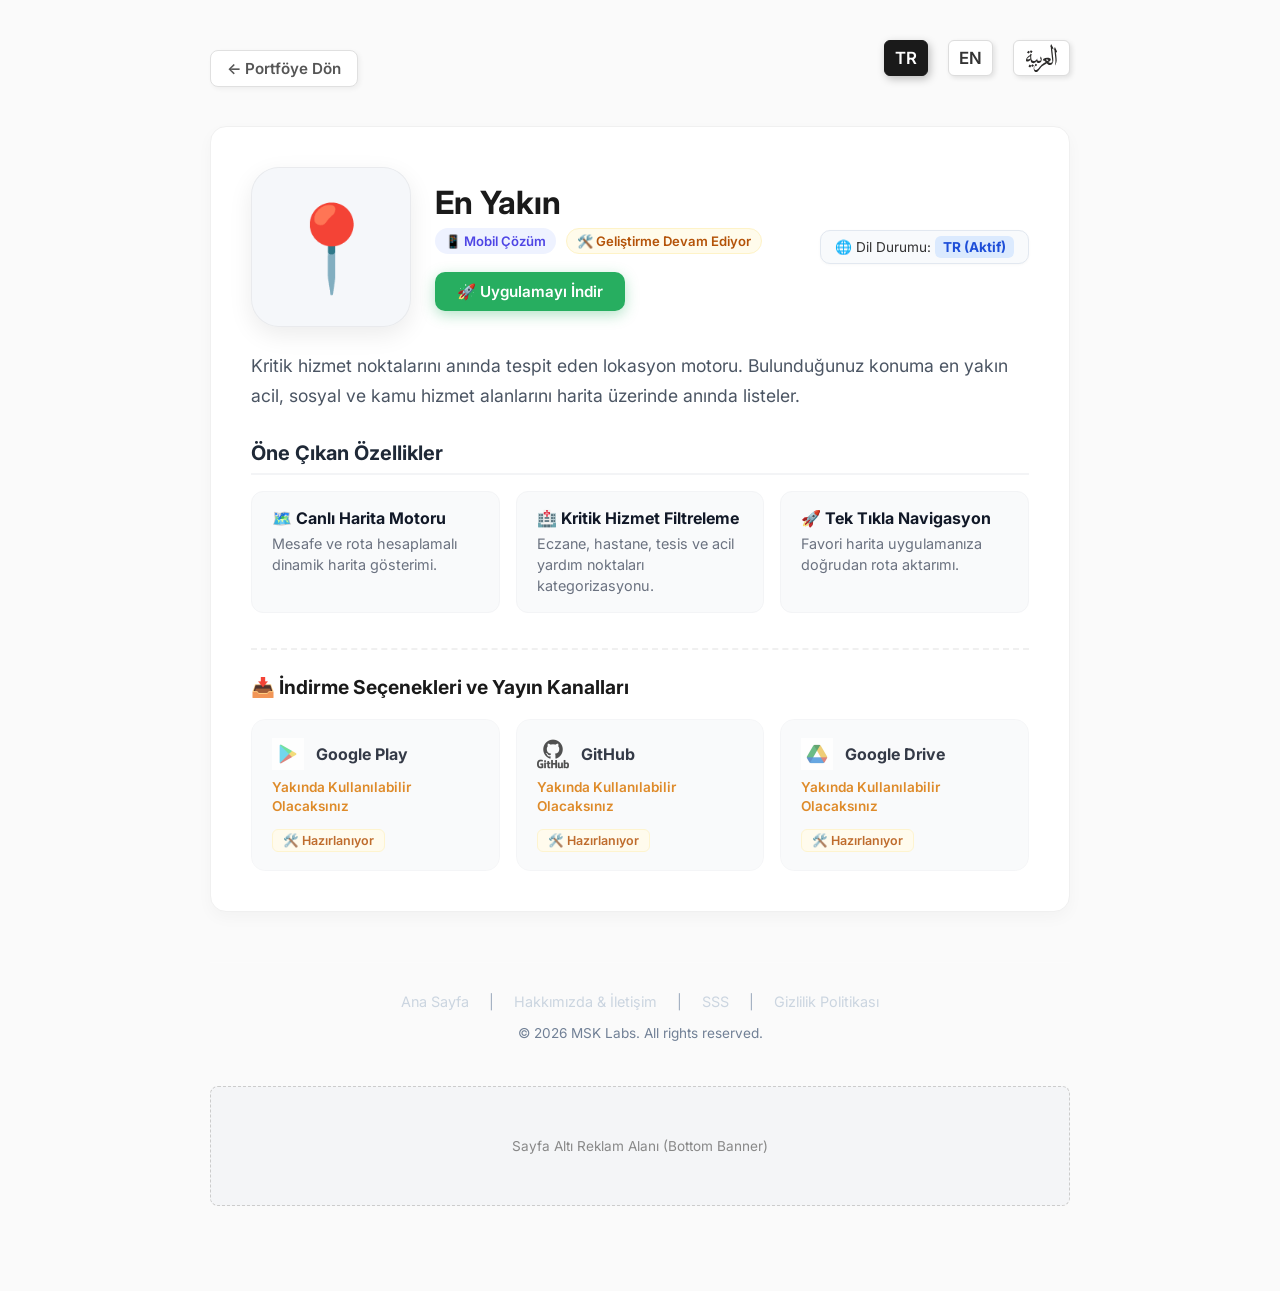
<file: enyakin.html>
﻿<!DOCTYPE html>
<html lang="tr">

<head>
  <meta charset="UTF-8">
  <meta name="viewport" content="width=device-width, initial-scale=1.0">
  <title>En Yakın - Uygulama Detayı</title>
  <meta name="description" content="En Yakın - Kritik hizmet noktalarını anında tespit eden lokasyon motoru.">

  <!-- Google Fonts: Inter & Global Stylesheet -->
  <link rel="preconnect" href="https://fonts.googleapis.com">
  <link rel="preconnect" href="https://fonts.gstatic.com" crossorigin>
  <link href="https://fonts.googleapis.com/css2?family=Inter:wght@400;600;700&display=swap" rel="stylesheet">
  <link rel="stylesheet" href="assets/css/global.css?v=10">

  <style>
    /* Üst Navigasyon */
    .top-nav {
      display: flex;
      justify-content: space-between;
      align-items: center;
      margin-bottom: 30px;
    }

    .back-btn {
      display: inline-flex;
      align-items: center;
      gap: 8px;
      text-decoration: none;
      color: #555;
      font-weight: 600;
      font-size: 0.95rem;
      background: #fff;
      padding: 8px 16px;
      border-radius: 8px;
      border: 1px solid #e0e0e0;
      box-shadow: 2px 2px 5px rgba(0, 0, 0, 0.05);
      transition: all 0.2s ease;
    }

    .back-btn:hover {
      background: #f5f7fa;
      color: #1a1a1a;
      transform: translateX(-3px);
    }

    /* Uygulama Hero Kartı */
    .detail-card {
      background: #ffffff;
      border: 1px solid #f0f0f0;
      border-radius: 16px;
      padding: 40px;
      box-shadow: 0 6px 16px rgba(0, 0, 0, 0.03);
      margin-bottom: 30px;
    }

    .app-header {
      display: flex;
      align-items: center;
      gap: 24px;
      margin-bottom: 24px;
    }



    .app-title-group {
      display: flex;
      flex-direction: column;
      gap: 6px;
    }

    .app-title-group h1 {
      font-size: 2rem;
      font-weight: 700;
      margin: 0;
      color: #1a1a1a;
    }

    .badges {
      display: flex;
      gap: 10px;
      flex-wrap: wrap;
    }

    .badge {
      font-size: 0.82rem;
      font-weight: 600;
      padding: 4px 10px;
      border-radius: 20px;
      display: inline-flex;
      align-items: center;
      gap: 4px;
    }

    .badge-platform {
      background: #eef2ff;
      color: #4f46e5;
    }

    .badge-status {
      background: #fffbeb;
      color: #b45309;
      border: 1px solid #fef3c7;
    }

    .app-description {
      font-size: 1.1rem;
      line-height: 1.7;
      color: #4b5563;
      margin-bottom: 30px;
    }

    .features-title {
      font-size: 1.25rem;
      font-weight: 700;
      margin-bottom: 16px;
      color: #1f2937;
      border-bottom: 2px solid #f3f4f6;
      padding-bottom: 8px;
    }

    .features-grid {
      display: grid;
      grid-template-columns: repeat(auto-fit, minmax(240px, 1fr));
      gap: 16px;
      margin-bottom: 30px;
    }

    .feature-box {
      background: #f9fafb;
      border: 1px solid #f3f4f6;
      border-radius: 12px;
      padding: 16px 20px;
    }

    .feature-box h4 {
      margin: 0 0 6px 0;
      font-size: 1rem;
      color: #111827;
    }

    .feature-box p {
      margin: 0;
      font-size: 0.9rem;
      color: #6b7280;
      line-height: 1.45;
    }

    .action-btn-container {
      text-align: center;
      padding-top: 10px;
    }

    .status-btn {
      display: inline-flex;
      align-items: center;
      gap: 10px;
      background: #f3f4f6;
      color: #4b5563;
      font-weight: 600;
      padding: 14px 28px;
      border-radius: 10px;
      border: 1px dashed #d1d5db;
      font-size: 1rem;
    }

    @media (max-width: 600px) {
      .portfolio-container {
        padding: 20px 12px 40px 12px;
      }

      .detail-card {
        padding: 24px 16px;
      }

      .app-header {
        gap: 16px;
      }

      .app-big-icon {
        width: 60px;
        height: 60px;
        font-size: 32px;
        border-radius: 14px;
      }

      .app-title-group h1 {
        font-size: 1.5rem;
      }

      .app-description {
        font-size: 0.95rem;
      }

      .features-grid {
        grid-template-columns: 1fr;
      }
    }
  </style>
</head>

<body class="lang-tr">

  <div class="layout-wrapper">

    <!-- Masaüstü Sol Reklam -->
    <aside class="desktop-ad desktop-ad-left">
      <div class="ad-placeholder">Masaüstü Sol Reklam<br>(160x600)</div>
    </aside>

    <!-- Ana Detay İçeriği -->
    <div class="portfolio-container">

      <!-- Üst Bar: Geri Dönüş ve Dil Seçici -->
      <div class="top-nav">
        <a href="index.html" class="back-btn">
          <span class="lang-tr">← Portföye Dön</span>
          <span class="lang-en">← Back to Portfolio</span>
          <span class="lang-ar">العودة إلى المحفظة ←</span>
        </a>

        <div class="lang-switcher">
        <button onclick="setLang('tr')" data-lang="tr" title="Türkçe">TR</button>
        <button onclick="setLang('en')" data-lang="en" title="English">EN</button>
        <button onclick="setLang('ar')" data-lang="ar" title="العربية" class="lang-btn-arabic"><img src="img/ElArabiye.svg" alt="العربية" class="arabic-btn-icon"></button>
      </div>
      </div>

      <!-- Dil Destek Uyarısı & Çeviri Talebi Kutusu (Sadece EN ve AR dillerinde görünür) -->
      <div class="translation-request-box lang-en lang-ar">
        <div class="request-content">
          <div class="request-text">
            <span class="lang-en">ℹ️ This application currently supports <strong>Turkish</strong>. Would you like to request English translation?</span>
            <span class="lang-ar">ℹ️ هذا التطبيق يدعم حالياً اللغة <strong>التركية</strong>. هل ترغب في طلب الترجمة إلى العربية؟</span>
          </div>
          <a href="#" class="request-btn contact-email-link" data-subject="[Translation Request] En Yakin" data-body="Hello MSK Labs Team, I would like to request the En Yakin application to be translated to my language. Thank you!">
            <span class="lang-en">📩 Request Translation</span>
            <span class="lang-ar">📩 طلب الترجمة</span>
          </a>
        </div>
      </div>

      <!-- Uygulama Kartı -->
      <div class="detail-card">
        <div class="app-header">
          <div class="app-big-icon">📍</div>
          <div class="app-title-group">
            <h1>
              <span class="lang-tr">En Yakın</span>
              <span class="lang-en">Nearest</span>
              <span class="lang-ar">الأقرب</span>
            </h1>
            <div class="badges">
              <span class="badge badge-platform">📱 Mobil Çözüm</span>
              <span class="badge badge-status">🛠️ Geliştirme Devam Ediyor</span>
            </div>
            <a href="#download-section" class="hero-download-btn">
              <span class="lang-tr">🚀 Uygulamayı İndir</span>
              <span class="lang-en">🚀 Download App</span>
              <span class="lang-ar">🚀 تنزيل التطبيق</span>
            </a>
          </div>

          <!-- Sağ Taraf: Global Dil Durumu & Laboratuvar Talep Butonları -->
          <div class="app-header-right">
            <div class="global-status-panel">
              <span class="lang-tr">🌐 Dil Durumu: <strong class="status-tag active">TR (Aktif)</strong></span>
              <span class="lang-en">🌐 Language Status: <strong class="status-tag active">TR (Active)</strong></span>
              <span class="lang-ar">🌐 حالة اللغة: <strong class="status-tag active">TR (نشط)</strong></span>
            </div>
            <a href="#" class="lab-request-btn contact-email-link lang-en" data-subject="[EN Version Request] En Yakin" data-body="Hello MSK Labs Team, I would like to request the English (EN) version of En Yakin. Thank you!">
              📩 Request EN Version from Lab
            </a>
            <small class="email-note lang-en">Or send email to: <strong class="contact-email-text">msklabs.org@gmail.com</strong></small>

            <a href="#" class="lab-request-btn contact-email-link lang-ar" data-subject="[AR Version Request] En Yakin" data-body="Hello MSK Labs Team, I would like to request the Arabic version of En Yakin. Thank you!">
              📩 طلب إصدار اللغة العربية من المختبر
            </a>
            <small class="email-note lang-ar">أو أرسل بريداً إلى: <strong class="contact-email-text">msklabs.org@gmail.com</strong></small>
          </div>
        </div>

        <div class="app-description">
          <span class="lang-tr">Kritik hizmet noktalarını anında tespit eden lokasyon motoru. Bulunduğunuz konuma en
            yakın acil, sosyal ve kamu hizmet alanlarını harita üzerinde anında listeler.</span>
          <span class="lang-en">Location engine that instantly detects critical service points. Instantly lists nearest
            emergency, social, and public service areas on map based on your location.</span>
          <span class="lang-ar">محرك الموقع الذي يكتشف نقاط الخدمة الحرجة على الفور. يعرض فوراً أقرب مناطق الطوارئ
            والخدمات الاجتماعية والعامة على الخريطة بناءً على موقعك.</span>
        </div>

        <div class="features-title">
          <span class="lang-tr">Öne Çıkan Özellikler</span>
          <span class="lang-en">Key Features</span>
          <span class="lang-ar">الميزات الرئيسية</span>
        </div>

        <div class="features-grid">
          <div class="feature-box">
            <h4>🗺️
              <span class="lang-tr">Canlı Harita Motoru</span>
              <span class="lang-en">Live Map Engine</span>
              <span class="lang-ar">محرك الخريطة المباشر</span>
            </h4>
            <p>
              <span class="lang-tr">Mesafe ve rota hesaplamalı dinamik harita gösterimi.</span>
              <span class="lang-en">Dynamic map view with distance and route calculation.</span>
              <span class="lang-ar">عرض خريطة ديناميكي مع حساب المسافة والمسار.</span>
            </p>
          </div>

          <div class="feature-box">
            <h4>🏥
              <span class="lang-tr">Kritik Hizmet Filtreleme</span>
              <span class="lang-en">Critical Service Filter</span>
              <span class="lang-ar">تصفية الخدمات الحرجة</span>
            </h4>
            <p>
              <span class="lang-tr">Eczane, hastane, tesis ve acil yardım noktaları kategorizasyonu.</span>
              <span class="lang-en">Categorization of pharmacies, hospitals, facilities, and emergency points.</span>
              <span class="lang-ar">تصنيف الصيدليات والمستشفيات والمرافق ونقاط الطوارئ.</span>
            </p>
          </div>

          <div class="feature-box">
            <h4>🚀
              <span class="lang-tr">Tek Tıkla Navigasyon</span>
              <span class="lang-en">One-Click Navigation</span>
              <span class="lang-ar">ملاحة بنقرة واحدة</span>
            </h4>
            <p>
              <span class="lang-tr">Favori harita uygulamanıza doğrudan rota aktarımı.</span>
              <span class="lang-en">Direct route transfer to your favorite navigation app.</span>
              <span class="lang-ar">نقل المسار المباشر إلى تطبيق الملاحة المفضلة لديك.</span>
            </p>
          </div>
        </div>

        <!-- İndirme ve Yayın Kanalları Alanı -->
        <div id="download-section" class="download-section">
          <div class="download-section-title">
            <span class="lang-tr">📥 İndirme Seçenekleri ve Yayın Kanalları</span>
            <span class="lang-en">📥 Download Options & Release Channels</span>
            <span class="lang-ar">📥 خيارات التنزيل وقنوات الإصدار</span>
          </div>

          <div class="download-grid">
            <!-- Google Play Store (Pasif) -->
            <div class="download-card disabled">
              <div class="download-card-header">
                <div class="download-card-icon">
                  <img src="assets/img/store/google-play.png" alt="Google Play" class="store-brand-icon">
                </div>
                <div class="download-card-title">Google Play</div>
              </div>
              <div class="download-card-status">
                <span class="lang-tr">Yakında Kullanılabilir Olacaksınız</span>
                <span class="lang-en">Will be available soon</span>
                <span class="lang-ar">ستكون متاحة قريباً</span>
              </div>
              <span class="download-tag tag-soon">
                <span class="lang-tr">🛠️ Hazırlanıyor</span>
                <span class="lang-en">🛠️ In Progress</span>
                <span class="lang-ar">🛠️ قيد التحضير</span>
              </span>
            </div>

            <!-- GitHub Releases (Pasif) -->
            <div class="download-card disabled">
              <div class="download-card-header">
                <div class="download-card-icon">
                  <img src="assets/img/store/github.png" alt="GitHub" class="store-brand-icon">
                </div>
                <div class="download-card-title">GitHub</div>
              </div>
              <div class="download-card-status">
                <span class="lang-tr">Yakında Kullanılabilir Olacaksınız</span>
                <span class="lang-en">Will be available soon</span>
                <span class="lang-ar">ستكون متاحة قريباً</span>
              </div>
              <span class="download-tag tag-soon">
                <span class="lang-tr">🛠️ Hazırlanıyor</span>
                <span class="lang-en">🛠️ In Progress</span>
                <span class="lang-ar">🛠️ قيد التحضير</span>
              </span>
            </div>

            <!-- Google Drive İndirme Bağlantısı (Pasif) -->
            <div class="download-card disabled">
              <div class="download-card-header">
                <div class="download-card-icon">
                  <img src="assets/img/store/google-drive.png" alt="Google Drive" class="store-brand-icon">
                </div>
                <div class="download-card-title">Google Drive</div>
              </div>
              <div class="download-card-status">
                <span class="lang-tr">Yakında Kullanılabilir Olacaksınız</span>
                <span class="lang-en">Will be available soon</span>
                <span class="lang-ar">ستكون متاحة قريباً</span>
              </div>
              <span class="download-tag tag-soon">
                <span class="lang-tr">🛠️ Hazırlanıyor</span>
                <span class="lang-en">🛠️ In Progress</span>
                <span class="lang-ar">🛠️ قيد التحضير</span>
              </span>
            </div>
          </div>
        </div>
      </div>

      <!-- Sayfa Altı Reklam Alanı -->
          <footer class="site-footer">
      <div class="footer-links">
        <a href="index.html">
          <span class="lang-tr">Ana Sayfa</span><span class="lang-en">Home</span><span class="lang-ar">الرئيسية</span>
        </a> |
        <a href="about.html">
          <span class="lang-tr">Hakkımızda & İletişim</span><span class="lang-en">About & Contact</span><span class="lang-ar">من نحن والاتصال</span>
        </a> |
        <a href="faq.html">
          <span class="lang-tr">SSS</span><span class="lang-en">FAQ</span><span class="lang-ar">الأسئلة الشائعة</span>
        </a> |
        <a href="privacy.html">
          <span class="lang-tr">Gizlilik Politikası</span><span class="lang-en">Privacy Policy</span><span class="lang-ar">سياسة الخصوصية</span>
        </a>
      </div>
      <div class="copyright-text">
        © 2026 MSK Labs. All rights reserved.
      </div>
    </footer>

<div class="infeed-ad-container">
        <div class="ad-placeholder">Sayfa Altı Reklam Alanı (Bottom Banner)</div>
      </div>

    </div> <!-- .portfolio-container Bitişi -->

    <!-- Masaüstü Sağ Reklam -->
    <aside class="desktop-ad desktop-ad-right">
      <div class="ad-placeholder">Masaüstü Sağ Reklam<br>(160x600)</div>
    </aside>

  </div>

  <script>
    // MERKEZİ SİTE KONFİGÜRASYONU (Blogger & HTML Uyumlu)
    var SITE_CONFIG = {
      contactEmail: "msklabs.org@gmail.com"
    };

    // E-posta adreslerini ve mailto bağlantılarını merkezi konfigürasyondan doldurur
    function syncCentralConfig() {
      var email = (window.SITE_CONFIG && window.SITE_CONFIG.contactEmail) ? window.SITE_CONFIG.contactEmail : "msklabs.org@gmail.com";
      
      // Metin etiketlerini güncelle
      document.querySelectorAll('.contact-email-text').forEach(function(el) {
        el.textContent = email;
      });

      // Mailto bağlantılarını güncelle
      document.querySelectorAll('a.contact-email-link').forEach(function(a) {
        var subject = a.getAttribute('data-subject') || 'Talep';
        var body = a.getAttribute('data-body') || '';
        a.setAttribute('href', 'mailto:' + email + '?subject=' + encodeURIComponent(subject) + '&body=' + encodeURIComponent(body));
      });
    }

    function setLang(lang) {
      if (!lang) lang = 'tr';
      try {
        localStorage.setItem('user_lang', lang);
      } catch (e) { }

      document.body.className = 'lang-' + lang;

      // Aktif Dil Butonu Vurgulama
      var buttons = document.querySelectorAll('.lang-switcher button');
      buttons.forEach(function (btn) {
        if (btn.getAttribute('data-lang') === lang) {
          btn.classList.add('active');
        } else {
          btn.classList.remove('active');
        }
      });

      // Bağlantılara ?lang= Parametresi Ekleme
      var links = document.querySelectorAll('a.back-btn');
      links.forEach(function (a) {
        var href = a.getAttribute('href');
        if (href) {
          var base = href.split('?')[0];
          a.setAttribute('href', base + '?lang=' + lang);
        }
      });
    }

    // Sayfa Yüklenme Anında Çalışacak Ana Blok
    (function () {
      syncCentralConfig();

      var urlParams = new URLSearchParams(window.location.search);
      var langParam = urlParams.get('lang');
      var savedLang = null;
      try {
        savedLang = localStorage.getItem('user_lang');
      } catch (e) { }

      var activeLang = langParam || savedLang || 'tr';
      setLang(activeLang);
    })();
  </script>

</body>

</html>
</file>
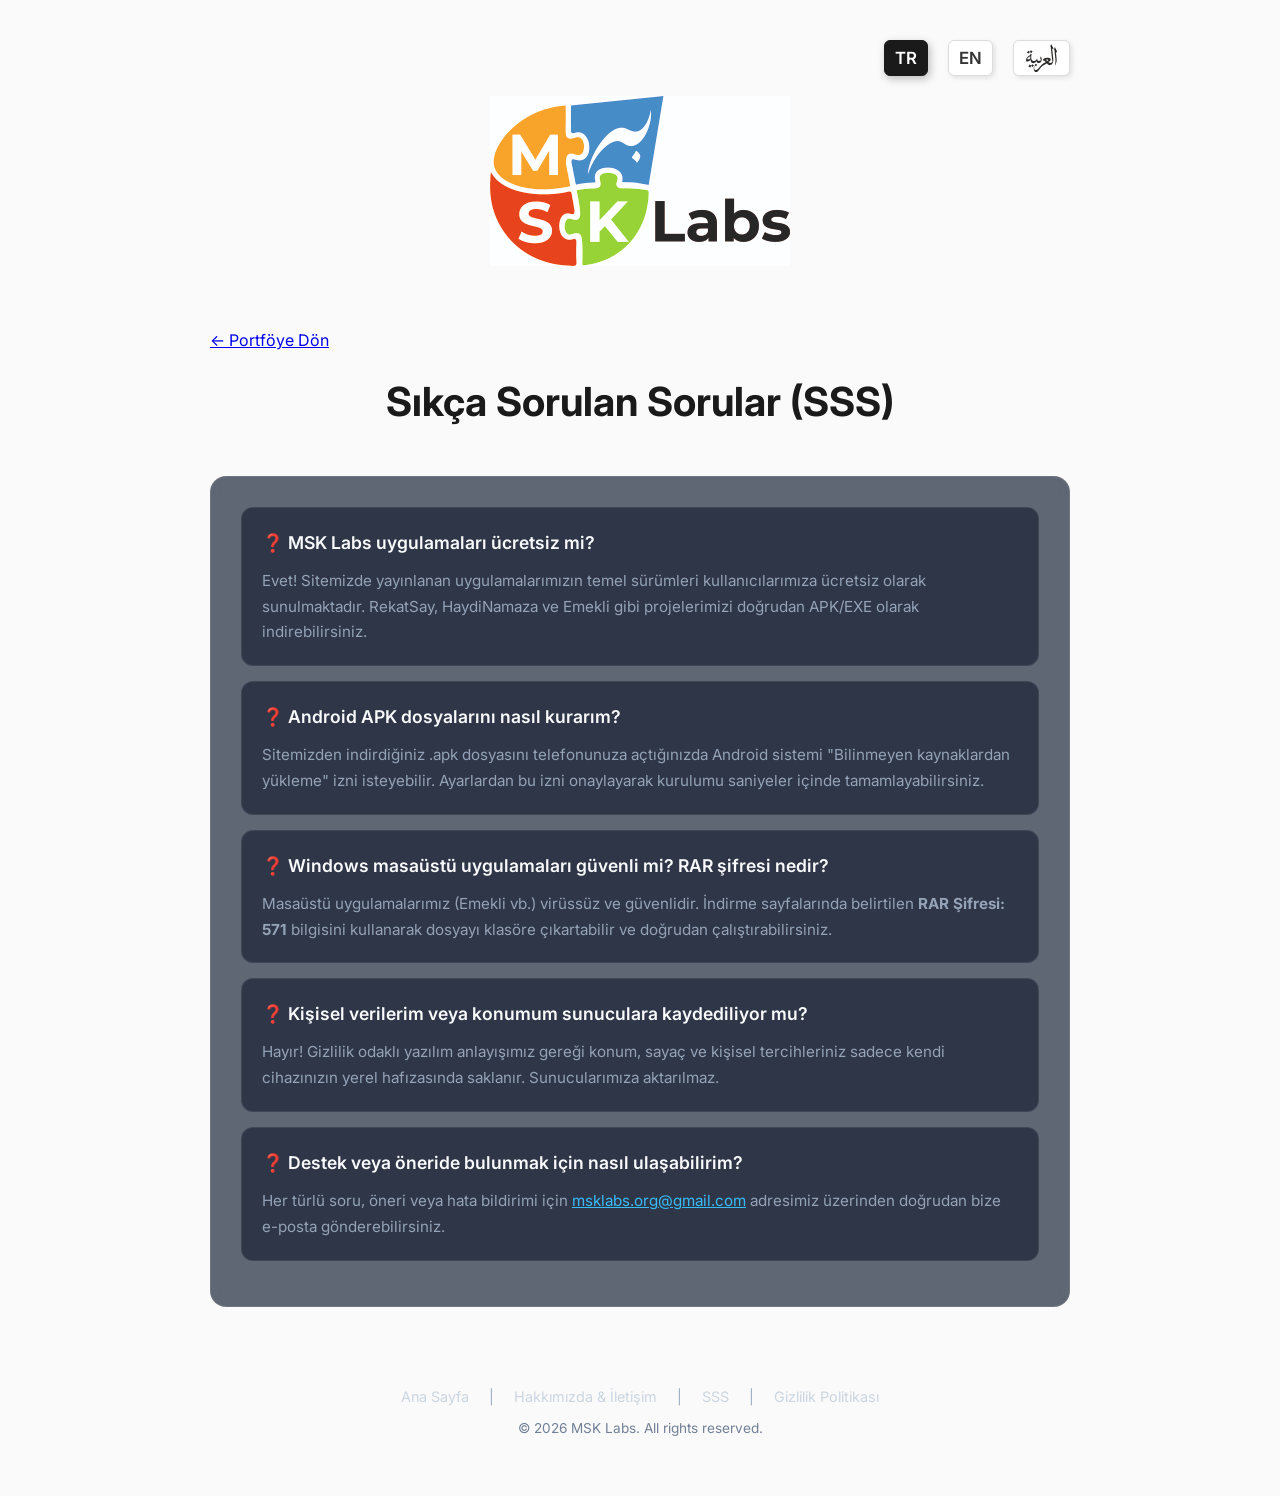
<file: faq.html>
﻿<!DOCTYPE html>
<html lang="tr">
<head>
    <meta charset="UTF-8">
    <meta name="viewport" content="width=device-width, initial-scale=1.0">
    <title>Sıkça Sorulan Sorular (SSS) - MSK Labs</title>
    <meta name="description" content="MSK Labs mobil ve masaüstü uygulamaları hakkında sıkça sorulan sorular, kurulum rehberleri ve yardım içerikleri.">
    
    <link rel="preconnect" href="https://fonts.googleapis.com">
    <link rel="preconnect" href="https://fonts.gstatic.com" crossorigin>
    <link href="https://fonts.googleapis.com/css2?family=Inter:wght@400;600;700&display=swap" rel="stylesheet">
    <link rel="stylesheet" href="assets/css/global.css?v=13">
</head>
<body class="lang-tr">

<div class="layout-wrapper">

  <aside class="desktop-ad desktop-ad-left">
    <div class="ad-placeholder">Masaüstü Sol Reklam<br>(160x600)</div>
  </aside>

  <div class="portfolio-container">
  
    <div class="lang-switcher">
      <button onclick="setLang('tr')" data-lang="tr" class="active" title="Türkçe">TR</button>
      <button onclick="setLang('en')" data-lang="en" title="English">EN</button>
      <button onclick="setLang('ar')" data-lang="ar" title="العربية" class="lang-btn-arabic"><img src="img/ElArabiye.svg" alt="العربية" class="arabic-btn-icon"></button>
    </div>

    <div class="logo-container">
      <img src="img/MSKLabsLogo1200.jpg" alt="MSK Labs" class="main-logo">
    </div>

    <a href="index.html" class="back-btn">
      <span class="lang-tr">← Portföye Dön</span>
      <span class="lang-en">← Back to Portfolio</span>
      <span class="lang-ar">العودة إلى المعرض →</span>
    </a>

    <h1 class="page-title">
      <span class="lang-tr">Sıkça Sorulan Sorular (SSS)</span>
      <span class="lang-en">Frequently Asked Questions (FAQ)</span>
      <span class="lang-ar">الأسئلة الشائعة</span>
    </h1>

    <div class="static-page-card">
      <div class="lang-tr">
        <div class="faq-item">
          <div class="faq-question">❓ MSK Labs uygulamaları ücretsiz mi?</div>
          <div class="faq-answer">Evet! Sitemizde yayınlanan uygulamalarımızın temel sürümleri kullanıcılarımıza ücretsiz olarak sunulmaktadır. RekatSay, HaydiNamaza ve Emekli gibi projelerimizi doğrudan APK/EXE olarak indirebilirsiniz.</div>
        </div>

        <div class="faq-item">
          <div class="faq-question">❓ Android APK dosyalarını nasıl kurarım?</div>
          <div class="faq-answer">Sitemizden indirdiğiniz .apk dosyasını telefonunuza açtığınızda Android sistemi "Bilinmeyen kaynaklardan yükleme" izni isteyebilir. Ayarlardan bu izni onaylayarak kurulumu saniyeler içinde tamamlayabilirsiniz.</div>
        </div>

        <div class="faq-item">
          <div class="faq-question">❓ Windows masaüstü uygulamaları güvenli mi? RAR şifresi nedir?</div>
          <div class="faq-answer">Masaüstü uygulamalarımız (Emekli vb.) virüssüz ve güvenlidir. İndirme sayfalarında belirtilen <strong>RAR Şifresi: 571</strong> bilgisini kullanarak dosyayı klasöre çıkartabilir ve doğrudan çalıştırabilirsiniz.</div>
        </div>

        <div class="faq-item">
          <div class="faq-question">❓ Kişisel verilerim veya konumum sunuculara kaydediliyor mu?</div>
          <div class="faq-answer">Hayır! Gizlilik odaklı yazılım anlayışımız gereği konum, sayaç ve kişisel tercihleriniz sadece kendi cihazınızın yerel hafızasında saklanır. Sunucularımıza aktarılmaz.</div>
        </div>

        <div class="faq-item">
          <div class="faq-question">❓ Destek veya öneride bulunmak için nasıl ulaşabilirim?</div>
          <div class="faq-answer">Her türlü soru, öneri veya hata bildirimi için <a href="mailto:msklabs.org@gmail.com" style="color:#38bdf8;">msklabs.org@gmail.com</a> adresimiz üzerinden doğrudan bize e-posta gönderebilirsiniz.</div>
        </div>
      </div>

      <div class="lang-en">
        <div class="faq-item">
          <div class="faq-question">❓ Are MSK Labs applications free?</div>
          <div class="faq-answer">Yes! Core versions of our applications are provided free of charge to users.</div>
        </div>

        <div class="faq-item">
          <div class="faq-question">❓ How do I install Android APK files?</div>
          <div class="faq-answer">When opening the downloaded APK file on Android, allow 'Install from unknown sources' in settings to complete setup.</div>
        </div>

        <div class="faq-item">
          <div class="faq-question">❓ Is my personal data stored online?</div>
          <div class="faq-answer">No! Preferences and location queries remain strictly on your local device.</div>
        </div>
      </div>

      <div class="lang-ar">
        <div class="faq-item">
          <div class="faq-question">❓ هل التطبيقات مجانية؟</div>
          <div class="faq-answer">نعم، جميع التطبيقات الأساسية مجانية بالكامل.</div>
        </div>
      </div>
    </div>

    <footer class="site-footer">
      <div class="footer-links">
        <a href="index.html">
          <span class="lang-tr">Ana Sayfa</span><span class="lang-en">Home</span><span class="lang-ar">الرئيسية</span>
        </a> |
        <a href="about.html">
          <span class="lang-tr">Hakkımızda & İletişim</span><span class="lang-en">About & Contact</span><span class="lang-ar">من نحن والاتصال</span>
        </a> |
        <a href="faq.html">
          <span class="lang-tr">SSS</span><span class="lang-en">FAQ</span><span class="lang-ar">الأسئلة الشائعة</span>
        </a> |
        <a href="privacy.html">
          <span class="lang-tr">Gizlilik Politikası</span><span class="lang-en">Privacy Policy</span><span class="lang-ar">سياسة الخصوصية</span>
        </a>
      </div>
      <div class="copyright-text">
        © 2026 MSK Labs. All rights reserved.
      </div>
    </footer>

  </div>

  <aside class="desktop-ad desktop-ad-right">
    <div class="ad-placeholder">Masaüstü Sağ Reklam<br>(160x600)</div>
  </aside>

</div>

<script>
  var SITE_CONFIG = { contactEmail: "msklabs.org@gmail.com" };
  function setLang(lang) {
    if (!lang) lang = 'tr';
    try { localStorage.setItem('user_lang', lang); } catch(e) {}
    document.body.className = 'lang-' + lang;
    document.querySelectorAll('.lang-switcher button').forEach(function(btn) {
      if (btn.getAttribute('data-lang') === lang) btn.classList.add('active');
      else btn.classList.remove('active');
    });
  }
  (function() {
    var urlParams = new URLSearchParams(window.location.search);
    var langParam = urlParams.get('lang');
    var savedLang = null;
    try { savedLang = localStorage.getItem('user_lang'); } catch(e) {}
    setLang(langParam || savedLang || 'tr');
  })();
</script>

</body>
</html>
</file>
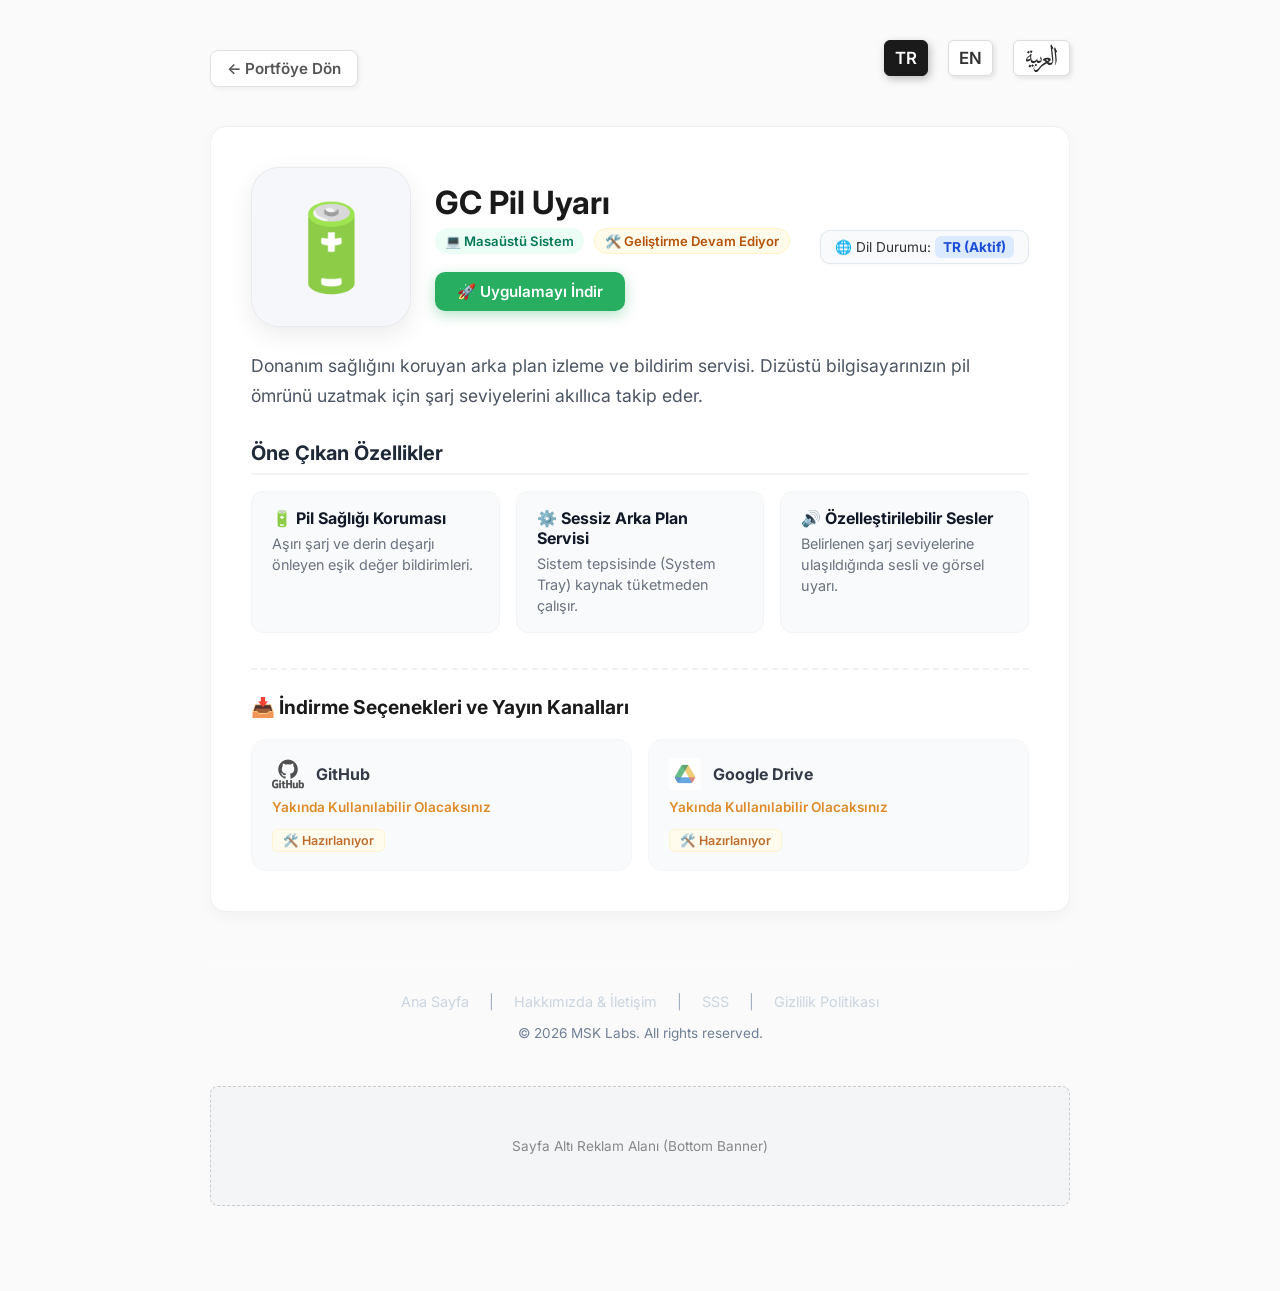
<file: gcpiluyari.html>
﻿<!DOCTYPE html>
<html lang="tr">
<head>
    <meta charset="UTF-8">
    <meta name="viewport" content="width=device-width, initial-scale=1.0">
    <title>GC Pil Uyarı - Uygulama Detayı</title>
    <meta name="description" content="GC Pil Uyarı - Donanım sağlığını koruyan arka plan izleme ve bildirim servisi.">
    
    <!-- Google Fonts: Inter & Global Stylesheet -->
    <link rel="preconnect" href="https://fonts.googleapis.com">
    <link rel="preconnect" href="https://fonts.gstatic.com" crossorigin>
    <link href="https://fonts.googleapis.com/css2?family=Inter:wght@400;600;700&display=swap" rel="stylesheet">
    <link rel="stylesheet" href="assets/css/global.css?v=10">
    
    <style>
      /* Üst Navigasyon */
      .top-nav {
        display: flex;
        justify-content: space-between;
        align-items: center;
        margin-bottom: 30px;
      }

      .back-btn {
        display: inline-flex;
        align-items: center;
        gap: 8px;
        text-decoration: none;
        color: #555;
        font-weight: 600;
        font-size: 0.95rem;
        background: #fff;
        padding: 8px 16px;
        border-radius: 8px;
        border: 1px solid #e0e0e0;
        box-shadow: 2px 2px 5px rgba(0,0,0,0.05);
        transition: all 0.2s ease;
      }

      .back-btn:hover {
        background: #f5f7fa;
        color: #1a1a1a;
        transform: translateX(-3px);
      }

      /* Uygulama Hero Kartı */
      .detail-card {
        background: #ffffff;
        border: 1px solid #f0f0f0;
        border-radius: 16px;
        padding: 40px;
        box-shadow: 0 6px 16px rgba(0,0,0,0.03);
        margin-bottom: 30px;
      }

      .app-header {
        display: flex;
        align-items: center;
        gap: 24px;
        margin-bottom: 24px;
      }



      .app-title-group {
        display: flex;
        flex-direction: column;
        gap: 6px;
      }

      .app-title-group h1 {
        font-size: 2rem;
        font-weight: 700;
        margin: 0;
        color: #1a1a1a;
      }

      .badges {
        display: flex;
        gap: 10px;
        flex-wrap: wrap;
      }

      .badge {
        font-size: 0.82rem;
        font-weight: 600;
        padding: 4px 10px;
        border-radius: 20px;
        display: inline-flex;
        align-items: center;
        gap: 4px;
      }

      .badge-platform {
        background: #ecfdf5;
        color: #047857;
      }

      .badge-status {
        background: #fffbeb;
        color: #b45309;
        border: 1px solid #fef3c7;
      }

      .app-description {
        font-size: 1.1rem;
        line-height: 1.7;
        color: #4b5563;
        margin-bottom: 30px;
      }

      .features-title {
        font-size: 1.25rem;
        font-weight: 700;
        margin-bottom: 16px;
        color: #1f2937;
        border-bottom: 2px solid #f3f4f6;
        padding-bottom: 8px;
      }

      .features-grid {
        display: grid;
        grid-template-columns: repeat(auto-fit, minmax(240px, 1fr));
        gap: 16px;
        margin-bottom: 30px;
      }

      .feature-box {
        background: #f9fafb;
        border: 1px solid #f3f4f6;
        border-radius: 12px;
        padding: 16px 20px;
      }

      .feature-box h4 {
        margin: 0 0 6px 0;
        font-size: 1rem;
        color: #111827;
      }

      .feature-box p {
        margin: 0;
        font-size: 0.9rem;
        color: #6b7280;
        line-height: 1.45;
      }

      .action-btn-container {
        text-align: center;
        padding-top: 10px;
      }

      .status-btn {
        display: inline-flex;
        align-items: center;
        gap: 10px;
        background: #f3f4f6;
        color: #4b5563;
        font-weight: 600;
        padding: 14px 28px;
        border-radius: 10px;
        border: 1px dashed #d1d5db;
        font-size: 1rem;
      }

      @media (max-width: 600px) {
        .detail-card { padding: 24px 16px; }
        .app-header { gap: 16px; }
        .app-big-icon { width: 60px; height: 60px; font-size: 32px; border-radius: 14px; }
        .app-title-group h1 { font-size: 1.5rem; }
        .app-description { font-size: 0.95rem; }
        .features-grid { grid-template-columns: 1fr; }
      }
    </style>
</head>
<body class="lang-tr">

<div class="layout-wrapper">

  <!-- Masaüstü Sol Reklam -->
  <aside class="desktop-ad desktop-ad-left">
    <div class="ad-placeholder">Masaüstü Sol Reklam<br>(160x600)</div>
  </aside>

  <!-- Ana Detay İçeriği -->
  <div class="portfolio-container">
    
    <!-- Üst Bar: Geri Dönüş ve Dil Seçici -->
    <div class="top-nav">
      <a href="index.html" class="back-btn">
        <span class="lang-tr">← Portföye Dön</span>
        <span class="lang-en">← Back to Portfolio</span>
        <span class="lang-ar">العودة إلى المحفظة ←</span>
      </a>

      <div class="lang-switcher">
        <button onclick="setLang('tr')" data-lang="tr" title="Türkçe">TR</button>
        <button onclick="setLang('en')" data-lang="en" title="English">EN</button>
        <button onclick="setLang('ar')" data-lang="ar" title="العربية" class="lang-btn-arabic"><img src="img/ElArabiye.svg" alt="العربية" class="arabic-btn-icon"></button>
      </div>
    </div>

    <!-- Dil Destek Uyarısı & Çeviri Talebi Kutusu (Sadece EN ve AR dillerinde görünür) -->
    <div class="translation-request-box lang-en lang-ar">
      <div class="request-content">
        <div class="request-text">
          <span class="lang-en">ℹ️ This application currently supports <strong>Turkish</strong>. Would you like to request English translation?</span>
          <span class="lang-ar">ℹ️ هذا التطبيق يدعم حالياً اللغة <strong>التركية</strong>. هل ترغب في طلب الترجمة إلى العربية؟</span>
        </div>
        <a href="#" class="request-btn contact-email-link" data-subject="[Translation Request] GC Pil Uyari" data-body="Hello MSK Labs Team, I would like to request the GC Pil Uyari application to be translated to my language. Thank you!">
          <span class="lang-en">📩 Request Translation</span>
          <span class="lang-ar">📩 طلب الترجمة</span>
        </a>
      </div>
    </div>

    <!-- Uygulama Kartı -->
    <div class="detail-card">
      <div class="app-header">
        <div class="app-big-icon">🔋</div>
        <div class="app-title-group">
          <h1>
            <span class="lang-tr">GC Pil Uyarı</span>
            <span class="lang-en">GC Battery Alert</span>
            <span class="lang-ar">تنبيه بطارية GC</span>
          </h1>
          <div class="badges">
            <span class="badge badge-platform">💻 Masaüstü Sistem</span>
            <span class="badge badge-status">🛠️ Geliştirme Devam Ediyor</span>
          </div>
          <a href="#download-section" class="hero-download-btn">
            <span class="lang-tr">🚀 Uygulamayı İndir</span>
            <span class="lang-en">🚀 Download App</span>
            <span class="lang-ar">🚀 تنزيل التطبيق</span>
          </a>
        </div>

        <!-- Sağ Taraf: Global Dil Durumu & Laboratuvar Talep Butonları -->
        <div class="app-header-right">
          <div class="global-status-panel">
            <span class="lang-tr">🌐 Dil Durumu: <strong class="status-tag active">TR (Aktif)</strong></span>
            <span class="lang-en">🌐 Language Status: <strong class="status-tag active">TR (Active)</strong></span>
            <span class="lang-ar">🌐 حالة اللغة: <strong class="status-tag active">TR (نشط)</strong></span>
          </div>
          <a href="#" class="lab-request-btn contact-email-link lang-en" data-subject="[EN Version Request] GC Pil Uyari" data-body="Hello MSK Labs Team, I would like to request the English (EN) version of GC Pil Uyari. Thank you!">
            📩 Request EN Version from Lab
          </a>
          <small class="email-note lang-en">Or send email to: <strong class="contact-email-text">msklabs.org@gmail.com</strong></small>

          <a href="#" class="lab-request-btn contact-email-link lang-ar" data-subject="[AR Version Request] GC Pil Uyari" data-body="Hello MSK Labs Team, I would like to request the Arabic version of GC Pil Uyari. Thank you!">
            📩 طلب إصدار اللغة العربية من المختبر
          </a>
          <small class="email-note lang-ar">أو أرسل بريداً إلى: <strong class="contact-email-text">msklabs.org@gmail.com</strong></small>
        </div>
      </div>

      <div class="app-description">
        <span class="lang-tr">Donanım sağlığını koruyan arka plan izleme ve bildirim servisi. Dizüstü bilgisayarınızın pil ömrünü uzatmak için şarj seviyelerini akıllıca takip eder.</span>
        <span class="lang-en">Background monitoring and notification service protecting hardware health. Intelligently tracks battery levels to extend your laptop's battery lifespan.</span>
        <span class="lang-ar">خدمة المراقبة والإشعارات الخلفية التي تحمي صحة الأجهزة. تتبع مستويات البطارية بذكاء لتطيل عمر بطارية الكمبيوتر المحمول.</span>
      </div>

      <div class="features-title">
        <span class="lang-tr">Öne Çıkan Özellikler</span>
        <span class="lang-en">Key Features</span>
        <span class="lang-ar">الميزات الرئيسية</span>
      </div>

      <div class="features-grid">
        <div class="feature-box">
          <h4>🔋 
            <span class="lang-tr">Pil Sağlığı Koruması</span>
            <span class="lang-en">Battery Health Protection</span>
            <span class="lang-ar">حماية صحة البطارية</span>
          </h4>
          <p>
            <span class="lang-tr">Aşırı şarj ve derin deşarjı önleyen eşik değer bildirimleri.</span>
            <span class="lang-en">Threshold notifications preventing overcharge and deep discharge.</span>
            <span class="lang-ar">إشعارات حدية تمنع الشحن الزائد والتفريغ العميق.</span>
          </p>
        </div>

        <div class="feature-box">
          <h4>⚙️ 
            <span class="lang-tr">Sessiz Arka Plan Servisi</span>
            <span class="lang-en">Silent Background Service</span>
            <span class="lang-ar">خدمة خلفية صامتة</span>
          </h4>
          <p>
            <span class="lang-tr">Sistem tepsisinde (System Tray) kaynak tüketmeden çalışır.</span>
            <span class="lang-en">Runs in the System Tray with zero resource consumption.</span>
            <span class="lang-ar">يعمل في صينية النظام دون استهلاك الموارد.</span>
          </p>
        </div>

        <div class="feature-box">
          <h4>🔊 
            <span class="lang-tr">Özelleştirilebilir Sesler</span>
            <span class="lang-en">Customizable Audio</span>
            <span class="lang-ar">أصوات قابلة للتخصيص</span>
          </h4>
          <p>
            <span class="lang-tr">Belirlenen şarj seviyelerine ulaşıldığında sesli ve görsel uyarı.</span>
            <span class="lang-en">Audio and visual alerts upon reaching specified charge thresholds.</span>
            <span class="lang-ar">تنبيهات صوتية وبصرية عند الوصول إلى مستويات شحن محددة.</span>
          </p>
        </div>
      </div>

      <!-- İndirme ve Yayın Kanalları Alanı -->
      <div id="download-section" class="download-section">
        <div class="download-section-title">
          <span class="lang-tr">📥 İndirme Seçenekleri ve Yayın Kanalları</span>
          <span class="lang-en">📥 Download Options & Release Channels</span>
          <span class="lang-ar">📥 خيارات التنزيل وقنوات الإصدار</span>
        </div>

        <div class="download-grid">
          <!-- GitHub Releases (Pasif) -->
          <div class="download-card disabled">
            <div class="download-card-header">
              <div class="download-card-icon">
                <img src="assets/img/store/github.png" alt="GitHub" class="store-brand-icon">
              </div>
              <div class="download-card-title">GitHub</div>
            </div>
            <div class="download-card-status">
              <span class="lang-tr">Yakında Kullanılabilir Olacaksınız</span>
              <span class="lang-en">Will be available soon</span>
              <span class="lang-ar">ستكون متاحة قريباً</span>
            </div>
            <span class="download-tag tag-soon">
              <span class="lang-tr">🛠️ Hazırlanıyor</span>
              <span class="lang-en">🛠️ In Progress</span>
              <span class="lang-ar">🛠️ قيد التحضير</span>
            </span>
          </div>

          <!-- Google Drive İndirme Bağlantısı (Pasif) -->
          <div class="download-card disabled">
            <div class="download-card-header">
              <div class="download-card-icon">
                <img src="assets/img/store/google-drive.png" alt="Google Drive" class="store-brand-icon">
              </div>
              <div class="download-card-title">Google Drive</div>
            </div>
            <div class="download-card-status">
              <span class="lang-tr">Yakında Kullanılabilir Olacaksınız</span>
              <span class="lang-en">Will be available soon</span>
              <span class="lang-ar">ستكون متاحة قريباً</span>
            </div>
            <span class="download-tag tag-soon">
              <span class="lang-tr">🛠️ Hazırlanıyor</span>
              <span class="lang-en">🛠️ In Progress</span>
              <span class="lang-ar">🛠️ قيد التحضير</span>
            </span>
          </div>
        </div>
      </div>
    </div>

    <!-- Sayfa Altı Reklam Alanı -->
        <footer class="site-footer">
      <div class="footer-links">
        <a href="index.html">
          <span class="lang-tr">Ana Sayfa</span><span class="lang-en">Home</span><span class="lang-ar">الرئيسية</span>
        </a> |
        <a href="about.html">
          <span class="lang-tr">Hakkımızda & İletişim</span><span class="lang-en">About & Contact</span><span class="lang-ar">من نحن والاتصال</span>
        </a> |
        <a href="faq.html">
          <span class="lang-tr">SSS</span><span class="lang-en">FAQ</span><span class="lang-ar">الأسئلة الشائعة</span>
        </a> |
        <a href="privacy.html">
          <span class="lang-tr">Gizlilik Politikası</span><span class="lang-en">Privacy Policy</span><span class="lang-ar">سياسة الخصوصية</span>
        </a>
      </div>
      <div class="copyright-text">
        © 2026 MSK Labs. All rights reserved.
      </div>
    </footer>

<div class="infeed-ad-container">
      <div class="ad-placeholder">Sayfa Altı Reklam Alanı (Bottom Banner)</div>
    </div>

  </div> <!-- .portfolio-container Bitişi -->

  <!-- Masaüstü Sağ Reklam -->
  <aside class="desktop-ad desktop-ad-right">
    <div class="ad-placeholder">Masaüstü Sağ Reklam<br>(160x600)</div>
  </aside>

</div>

<script>
  // MERKEZİ SİTE KONFİGÜRASYONU (Blogger & HTML Uyumlu)
  var SITE_CONFIG = {
    contactEmail: "msklabs.org@gmail.com"
  };

  // E-posta adreslerini ve mailto bağlantılarını merkezi konfigürasyondan doldurur
  function syncCentralConfig() {
    var email = (window.SITE_CONFIG && window.SITE_CONFIG.contactEmail) ? window.SITE_CONFIG.contactEmail : "msklabs.org@gmail.com";
    
    // Metin etiketlerini güncelle
    document.querySelectorAll('.contact-email-text').forEach(function(el) {
      el.textContent = email;
    });

    // Mailto bağlantılarını güncelle
    document.querySelectorAll('a.contact-email-link').forEach(function(a) {
      var subject = a.getAttribute('data-subject') || 'Talep';
      var body = a.getAttribute('data-body') || '';
      a.setAttribute('href', 'mailto:' + email + '?subject=' + encodeURIComponent(subject) + '&body=' + encodeURIComponent(body));
    });
  }

  function setLang(lang) {
    if (!lang) lang = 'tr';
    try {
      localStorage.setItem('user_lang', lang);
    } catch(e) {}
    
    document.body.className = 'lang-' + lang;
    
    // Aktif Dil Butonu Vurgulama
    var buttons = document.querySelectorAll('.lang-switcher button');
    buttons.forEach(function(btn) {
      if (btn.getAttribute('data-lang') === lang) {
        btn.classList.add('active');
      } else {
        btn.classList.remove('active');
      }
    });

    // Bağlantılara ?lang= Parametresi Ekleme
    var links = document.querySelectorAll('a.back-btn');
    links.forEach(function(a) {
      var href = a.getAttribute('href');
      if (href) {
        var base = href.split('?')[0];
        a.setAttribute('href', base + '?lang=' + lang);
      }
    });
  }

  // Sayfa Yüklenme Anında Çalışacak Ana Blok
  (function() {
    syncCentralConfig();

    var urlParams = new URLSearchParams(window.location.search);
    var langParam = urlParams.get('lang');
    var savedLang = null;
    try {
      savedLang = localStorage.getItem('user_lang');
    } catch(e) {}
    
    var activeLang = langParam || savedLang || 'tr';
    setLang(activeLang);
  })();
</script>

</body>
</html>
</file>
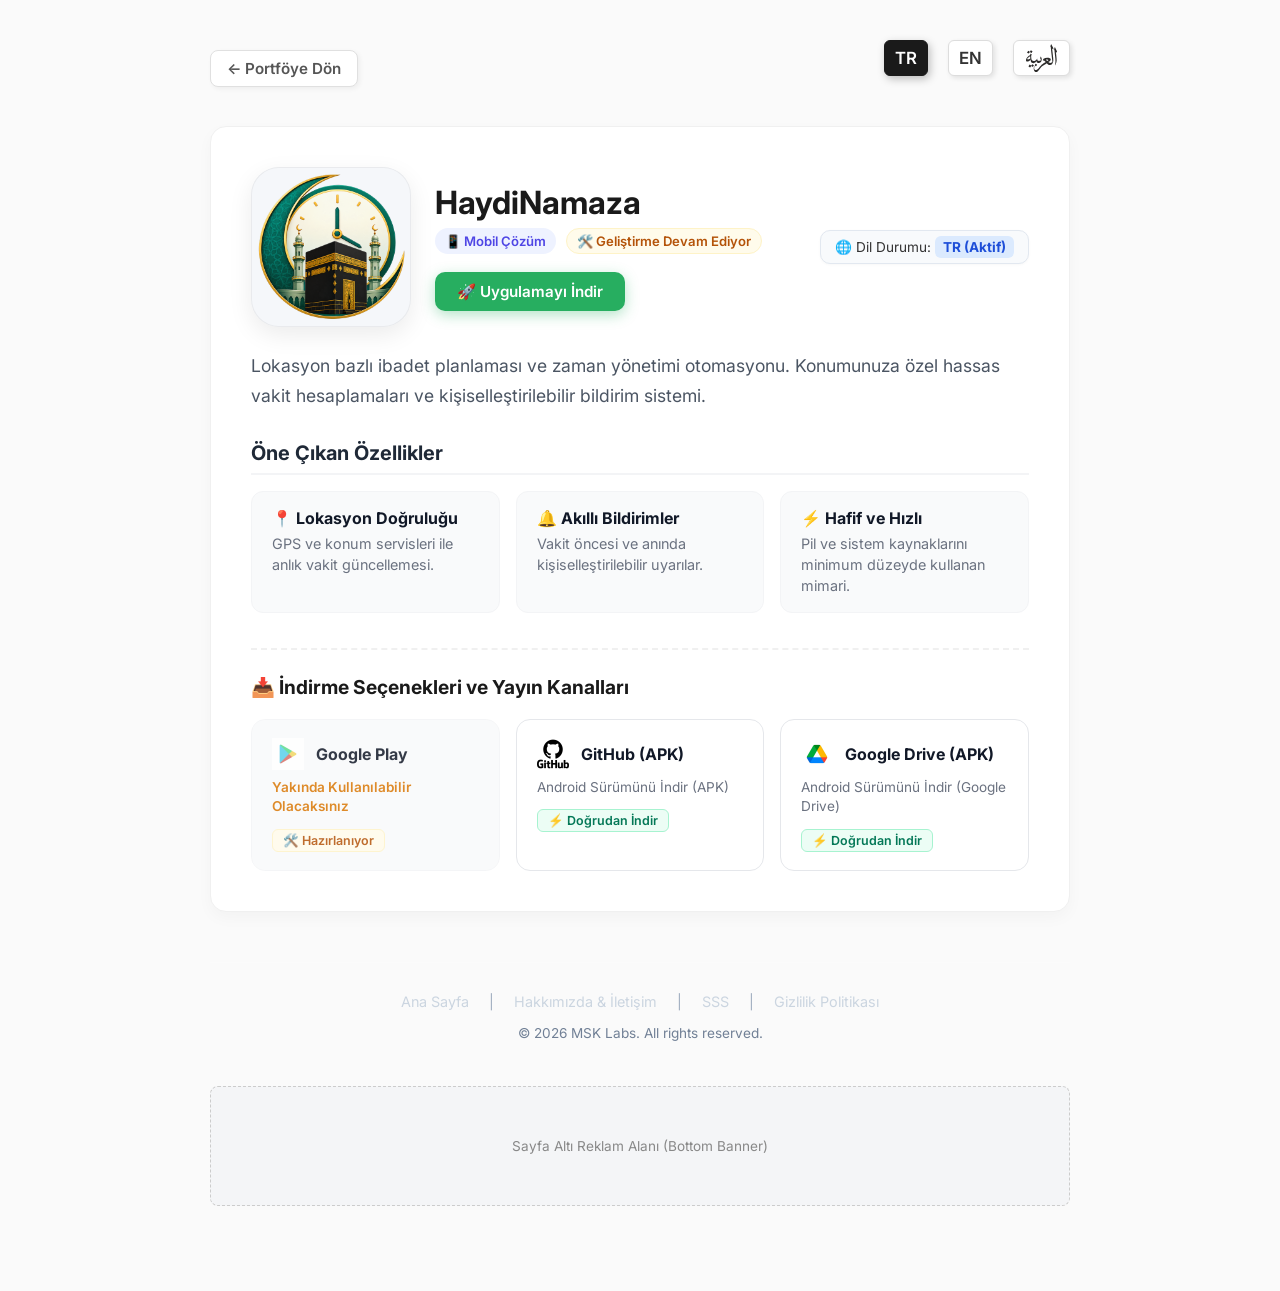
<file: haydinamaza.html>
﻿<!DOCTYPE html>
<html lang="tr">
<head>
    <meta charset="UTF-8">
    <meta name="viewport" content="width=device-width, initial-scale=1.0">
    <title>HaydiNamaza - Uygulama Detayı</title>
    <meta name="description" content="HaydiNamaza - Lokasyon bazlı ibadet planlaması ve zaman yönetimi otomasyonu.">
    
    <!-- Google Fonts: Inter & Global Stylesheet -->
    <link rel="preconnect" href="https://fonts.googleapis.com">
    <link rel="preconnect" href="https://fonts.gstatic.com" crossorigin>
    <link href="https://fonts.googleapis.com/css2?family=Inter:wght@400;600;700&display=swap" rel="stylesheet">
    <link rel="stylesheet" href="assets/css/global.css?v=10">
    
    <style>
      /* Üst Navigasyon (Geri Dön & Dil) */
      .top-nav {
        display: flex;
        justify-content: space-between;
        align-items: center;
        margin-bottom: 30px;
      }

      .back-btn {
        display: inline-flex;
        align-items: center;
        gap: 8px;
        text-decoration: none;
        color: #555;
        font-weight: 600;
        font-size: 0.95rem;
        background: #fff;
        padding: 8px 16px;
        border-radius: 8px;
        border: 1px solid #e0e0e0;
        box-shadow: 2px 2px 5px rgba(0,0,0,0.05);
        transition: all 0.2s ease;
      }

      .back-btn:hover {
        background: #f5f7fa;
        color: #1a1a1a;
        transform: translateX(-3px);
      }

      /* Uygulama Hero Kartı */
      .detail-card {
        background: #ffffff;
        border: 1px solid #f0f0f0;
        border-radius: 16px;
        padding: 40px;
        box-shadow: 0 6px 16px rgba(0,0,0,0.03);
        margin-bottom: 30px;
      }

      .app-header {
        display: flex;
        align-items: center;
        gap: 24px;
        margin-bottom: 24px;
      }



      .app-title-group {
        display: flex;
        flex-direction: column;
        gap: 6px;
      }

      .app-title-group h1 {
        font-size: 2rem;
        font-weight: 700;
        margin: 0;
        color: #1a1a1a;
      }

      .badges {
        display: flex;
        gap: 10px;
        flex-wrap: wrap;
      }

      .badge {
        font-size: 0.82rem;
        font-weight: 600;
        padding: 4px 10px;
        border-radius: 20px;
        display: inline-flex;
        align-items: center;
        gap: 4px;
      }

      .badge-platform {
        background: #eef2ff;
        color: #4f46e5;
      }

      .badge-status {
        background: #fffbeb;
        color: #b45309;
        border: 1px solid #fef3c7;
      }

      .app-description {
        font-size: 1.1rem;
        line-height: 1.7;
        color: #4b5563;
        margin-bottom: 30px;
      }

      /* Öne Çıkan Özellikler */
      .features-title {
        font-size: 1.25rem;
        font-weight: 700;
        margin-bottom: 16px;
        color: #1f2937;
        border-bottom: 2px solid #f3f4f6;
        padding-bottom: 8px;
      }

      .features-grid {
        display: grid;
        grid-template-columns: repeat(auto-fit, minmax(240px, 1fr));
        gap: 16px;
        margin-bottom: 30px;
      }

      .feature-box {
        background: #f9fafb;
        border: 1px solid #f3f4f6;
        border-radius: 12px;
        padding: 16px 20px;
      }

      .feature-box h4 {
        margin: 0 0 6px 0;
        font-size: 1rem;
        color: #111827;
      }

      .feature-box p {
        margin: 0;
        font-size: 0.9rem;
        color: #6b7280;
        line-height: 1.45;
      }

      .action-btn-container {
        text-align: center;
        padding-top: 10px;
      }

      .status-btn {
        display: inline-flex;
        align-items: center;
        gap: 10px;
        background: #f3f4f6;
        color: #4b5563;
        font-weight: 600;
        padding: 14px 28px;
        border-radius: 10px;
        border: 1px dashed #d1d5db;
        font-size: 1rem;
      }

      @media (max-width: 600px) {
        .portfolio-container { padding: 20px 12px 40px 12px; }
        .detail-card { padding: 24px 16px; }
        .app-header { gap: 16px; }
        .app-big-icon { width: 60px; height: 60px; font-size: 32px; border-radius: 14px; }
        .app-title-group h1 { font-size: 1.5rem; }
        .app-description { font-size: 0.95rem; }
        .features-grid { grid-template-columns: 1fr; }
      }
    </style>
</head>
<body class="lang-tr">

<div class="layout-wrapper">

  <!-- Masaüstü Sol Reklam -->
  <aside class="desktop-ad desktop-ad-left">
    <div class="ad-placeholder">Masaüstü Sol Reklam<br>(160x600)</div>
  </aside>

  <!-- Ana Detay İçeriği -->
  <div class="portfolio-container">
    
    <!-- Üst Bar: Geri Dönüş ve Dil Seçici -->
    <div class="top-nav">
      <a href="index.html" class="back-btn">
        <span class="lang-tr">← Portföye Dön</span>
        <span class="lang-en">← Back to Portfolio</span>
        <span class="lang-ar">العودة إلى المحفظة ←</span>
      </a>

      <div class="lang-switcher">
        <button onclick="setLang('tr')" data-lang="tr" title="Türkçe">TR</button>
        <button onclick="setLang('en')" data-lang="en" title="English">EN</button>
        <button onclick="setLang('ar')" data-lang="ar" title="العربية" class="lang-btn-arabic"><img src="img/ElArabiye.svg" alt="العربية" class="arabic-btn-icon"></button>
      </div>
    </div>

    <!-- Dil Destek Uyarısı & Çeviri Talebi Kutusu (Sadece EN ve AR dillerinde görünür) -->
    <div class="translation-request-box lang-en lang-ar">
      <div class="request-content">
        <div class="request-text">
          <span class="lang-en">ℹ️ This application currently supports <strong>Turkish</strong>. Would you like to request English translation?</span>
          <span class="lang-ar">ℹ️ هذا التطبيق يدعم حالياً اللغة <strong>التركية</strong>. هل ترغب في طلب الترجمة إلى العربية؟</span>
        </div>
        <a href="#" class="request-btn contact-email-link" data-subject="[Translation Request] HaydiNamaza" data-body="Hello MSK Labs Team, I would like to request the HaydiNamaza application to be translated to my language. Thank you!">
          <span class="lang-en">📩 Request Translation</span>
          <span class="lang-ar">📩 طلب الترجمة</span>
        </a>
      </div>
    </div>

    <!-- Uygulama Kartı -->
    <div class="detail-card">
      <div class="app-header">
        <div class="app-big-icon"><img src="media/haydinamaza/icon.png" alt="HaydiNamaza"></div>
        <div class="app-title-group">
          <h1>HaydiNamaza</h1>
          <div class="badges">
            <span class="badge badge-platform">📱 Mobil Çözüm</span>
            <span class="badge badge-status">🛠️ Geliştirme Devam Ediyor</span>
          </div>
          <a href="#download-section" class="hero-download-btn">
            <span class="lang-tr">🚀 Uygulamayı İndir</span>
            <span class="lang-en">🚀 Download App</span>
            <span class="lang-ar">🚀 تنزيل التطبيق</span>
          </a>
        </div>

        <!-- Sağ Taraf: Global Dil Durumu & Laboratuvar Talep Butonları -->
        <div class="app-header-right">
          <div class="global-status-panel">
            <span class="lang-tr">🌐 Dil Durumu: <strong class="status-tag active">TR (Aktif)</strong></span>
            <span class="lang-en">🌐 Language Status: <strong class="status-tag active">TR (Active)</strong></span>
            <span class="lang-ar">🌐 حالة اللغة: <strong class="status-tag active">TR (نشط)</strong></span>
          </div>
          <a href="#" class="lab-request-btn contact-email-link lang-en" data-subject="[EN Version Request] HaydiNamaza" data-body="Hello MSK Labs Team, I would like to request the English (EN) version of HaydiNamaza. Thank you!">
            📩 Request EN Version from Lab
          </a>
          <small class="email-note lang-en">Or send email to: <strong class="contact-email-text">msklabs.org@gmail.com</strong></small>

          <a href="#" class="lab-request-btn contact-email-link lang-ar" data-subject="[AR Version Request] HaydiNamaza" data-body="Hello MSK Labs Team, I would like to request the Arabic version of HaydiNamaza. Thank you!">
            📩 طلب إصدار اللغة العربية من المختبر
          </a>
          <small class="email-note lang-ar">أو أرسل بريداً إلى: <strong class="contact-email-text">msklabs.org@gmail.com</strong></small>
        </div>
      </div>

      <div class="app-description">
        <span class="lang-tr">Lokasyon bazlı ibadet planlaması ve zaman yönetimi otomasyonu. Konumunuza özel hassas vakit hesaplamaları ve kişiselleştirilebilir bildirim sistemi.</span>
        <span class="lang-en">Location-based worship planning and time management automation. Accurate prayer time calculations tailored to your location with customizable notification system.</span>
        <span class="lang-ar">تخطيط العبادة القائم على الموقع وأتمتة إدارة الوقت. حسابات دقيقة لأوقات الصلاة مخصصة لموقعك مع نظام إشعارات قابل للتخصيص.</span>
      </div>

      <div class="features-title">
        <span class="lang-tr">Öne Çıkan Özellikler</span>
        <span class="lang-en">Key Features</span>
        <span class="lang-ar">الميزات الرئيسية</span>
      </div>

      <div class="features-grid">
        <div class="feature-box">
          <h4>📍 
            <span class="lang-tr">Lokasyon Doğruluğu</span>
            <span class="lang-en">Location Accuracy</span>
            <span class="lang-ar">دقة الموقع</span>
          </h4>
          <p>
            <span class="lang-tr">GPS ve konum servisleri ile anlık vakit güncellemesi.</span>
            <span class="lang-en">Instant time updates via GPS and location services.</span>
            <span class="lang-ar">تحديثات فورية للوقت عبر نظام GPS وخدمات الموقع.</span>
          </p>
        </div>

        <div class="feature-box">
          <h4>🔔 
            <span class="lang-tr">Akıllı Bildirimler</span>
            <span class="lang-en">Smart Notifications</span>
            <span class="lang-ar">إشعارات ذكية</span>
          </h4>
          <p>
            <span class="lang-tr">Vakit öncesi ve anında kişiselleştirilebilir uyarılar.</span>
            <span class="lang-en">Customizable alerts before and at prayer times.</span>
            <span class="lang-ar">تنبيهات قابلة للتخصيص قبل وأثناء أوقات الصلاة.</span>
          </p>
        </div>

        <div class="feature-box">
          <h4>⚡ 
            <span class="lang-tr">Hafif ve Hızlı</span>
            <span class="lang-en">Lightweight & Fast</span>
            <span class="lang-ar">خفيف وسريع</span>
          </h4>
          <p>
            <span class="lang-tr">Pil ve sistem kaynaklarını minimum düzeyde kullanan mimari.</span>
            <span class="lang-en">Architecture that uses minimal battery and system resources.</span>
            <span class="lang-ar">بنية تستخدم الحد الأدنى من البطارية وموارد النظام.</span>
          </p>
        </div>
      </div>

      <!-- İndirme ve Yayın Kanalları Alanı -->
      <div id="download-section" class="download-section">
        <div class="download-section-title">
          <span class="lang-tr">📥 İndirme Seçenekleri ve Yayın Kanalları</span>
          <span class="lang-en">📥 Download Options & Release Channels</span>
          <span class="lang-ar">📥 خيارات التنزيل وقنوات الإصدار</span>
        </div>

        <div class="download-grid">
          <!-- Google Play Store (Pasif) -->
          <div class="download-card disabled">
            <div class="download-card-header">
              <div class="download-card-icon">
                <img src="assets/img/store/google-play.png" alt="Google Play" class="store-brand-icon">
              </div>
              <div class="download-card-title">Google Play</div>
            </div>
            <div class="download-card-status">
              <span class="lang-tr">Yakında Kullanılabilir Olacaksınız</span>
              <span class="lang-en">Will be available soon</span>
              <span class="lang-ar">ستكون متاحة قريباً</span>
            </div>
            <span class="download-tag tag-soon">
              <span class="lang-tr">🛠️ Hazırlanıyor</span>
              <span class="lang-en">🛠️ In Progress</span>
              <span class="lang-ar">🛠️ قيد التحضير</span>
            </span>
          </div>

          <!-- GitHub Direct APK Download (Aktif) -->
          <a href="https://raw.githubusercontent.com/mskaymaz/AllApp/main/releases/HaydiNamaza.apk" download="HaydiNamaza.apk" class="download-card">
            <div class="download-card-header">
              <div class="download-card-icon">
                <img src="assets/img/store/github.png" alt="GitHub" class="store-brand-icon">
              </div>
              <div class="download-card-title">GitHub (APK)</div>
            </div>
            <div class="download-card-status">
              <span class="lang-tr">Android Sürümünü İndir (APK)</span>
              <span class="lang-en">Download Android Version (APK)</span>
              <span class="lang-ar">تنزيل إصدار أندرويد (APK)</span>
            </div>
            <span class="download-tag tag-active">
              <span class="lang-tr">⚡ Doğrudan İndir</span>
              <span class="lang-en">⚡ Direct Download</span>
              <span class="lang-ar">⚡ تنزيل مباشر</span>
            </span>
          </a>

          <!-- Google Drive Direct APK Download (Aktif) -->
          <a href="https://drive.google.com/uc?export=download&id=1nMtU6tlxZw2U7x1OM_R49_HtViIGpCGe" target="_blank" class="download-card">
            <div class="download-card-header">
              <div class="download-card-icon">
                <img src="assets/img/store/google-drive.png" alt="Google Drive" class="store-brand-icon">
              </div>
              <div class="download-card-title">Google Drive (APK)</div>
            </div>
            <div class="download-card-status">
              <span class="lang-tr">Android Sürümünü İndir (Google Drive)</span>
              <span class="lang-en">Download Android Version (Google Drive)</span>
              <span class="lang-ar">تنزيل إصدار أندرويد (Google Drive)</span>
            </div>
            <span class="download-tag tag-active">
              <span class="lang-tr">⚡ Doğrudan İndir</span>
              <span class="lang-en">⚡ Direct Download</span>
              <span class="lang-ar">⚡ تنزيل مباشر</span>
            </span>
          </a>
        </div>
      </div>
    </div>

    <!-- Sayfa Altı Reklam Alanı -->
        <footer class="site-footer">
      <div class="footer-links">
        <a href="index.html">
          <span class="lang-tr">Ana Sayfa</span><span class="lang-en">Home</span><span class="lang-ar">الرئيسية</span>
        </a> |
        <a href="about.html">
          <span class="lang-tr">Hakkımızda & İletişim</span><span class="lang-en">About & Contact</span><span class="lang-ar">من نحن والاتصال</span>
        </a> |
        <a href="faq.html">
          <span class="lang-tr">SSS</span><span class="lang-en">FAQ</span><span class="lang-ar">الأسئلة الشائعة</span>
        </a> |
        <a href="privacy.html">
          <span class="lang-tr">Gizlilik Politikası</span><span class="lang-en">Privacy Policy</span><span class="lang-ar">سياسة الخصوصية</span>
        </a>
      </div>
      <div class="copyright-text">
        © 2026 MSK Labs. All rights reserved.
      </div>
    </footer>

<div class="infeed-ad-container">
      <div class="ad-placeholder">Sayfa Altı Reklam Alanı (Bottom Banner)</div>
    </div>

  </div> <!-- .portfolio-container Bitişi -->

  <!-- Masaüstü Sağ Reklam -->
  <aside class="desktop-ad desktop-ad-right">
    <div class="ad-placeholder">Masaüstü Sağ Reklam<br>(160x600)</div>
  </aside>

</div>

<script>
  // MERKEZİ SİTE KONFİGÜRASYONU (Blogger & HTML Uyumlu)
  var SITE_CONFIG = {
    contactEmail: "msklabs.org@gmail.com"
  };

  // E-posta adreslerini ve mailto bağlantılarını merkezi konfigürasyondan doldurur
  function syncCentralConfig() {
    var email = (window.SITE_CONFIG && window.SITE_CONFIG.contactEmail) ? window.SITE_CONFIG.contactEmail : "msklabs.org@gmail.com";
    
    // Metin etiketlerini güncelle
    document.querySelectorAll('.contact-email-text').forEach(function(el) {
      el.textContent = email;
    });

    // Mailto bağlantılarını güncelle
    document.querySelectorAll('a.contact-email-link').forEach(function(a) {
      var subject = a.getAttribute('data-subject') || 'Talep';
      var body = a.getAttribute('data-body') || '';
      a.setAttribute('href', 'mailto:' + email + '?subject=' + encodeURIComponent(subject) + '&body=' + encodeURIComponent(body));
    });
  }

  function setLang(lang) {
    if (!lang) lang = 'tr';
    try {
      localStorage.setItem('user_lang', lang);
    } catch(e) {}
    
    document.body.className = 'lang-' + lang;
    
    // Aktif Dil Butonu Vurgulama
    var buttons = document.querySelectorAll('.lang-switcher button');
    buttons.forEach(function(btn) {
      if (btn.getAttribute('data-lang') === lang) {
        btn.classList.add('active');
      } else {
        btn.classList.remove('active');
      }
    });

    // Bağlantılara ?lang= Parametresi Ekleme
    var links = document.querySelectorAll('a.back-btn');
    links.forEach(function(a) {
      var href = a.getAttribute('href');
      if (href) {
        var base = href.split('?')[0];
        a.setAttribute('href', base + '?lang=' + lang);
      }
    });
  }

  // Sayfa Yüklenme Anında Çalışacak Ana Blok
  (function() {
    syncCentralConfig();

    var urlParams = new URLSearchParams(window.location.search);
    var langParam = urlParams.get('lang');
    var savedLang = null;
    try {
      savedLang = localStorage.getItem('user_lang');
    } catch(e) {}
    
    var activeLang = langParam || savedLang || 'tr';
    setLang(activeLang);
  })();
</script>

</body>
</html>
</file>
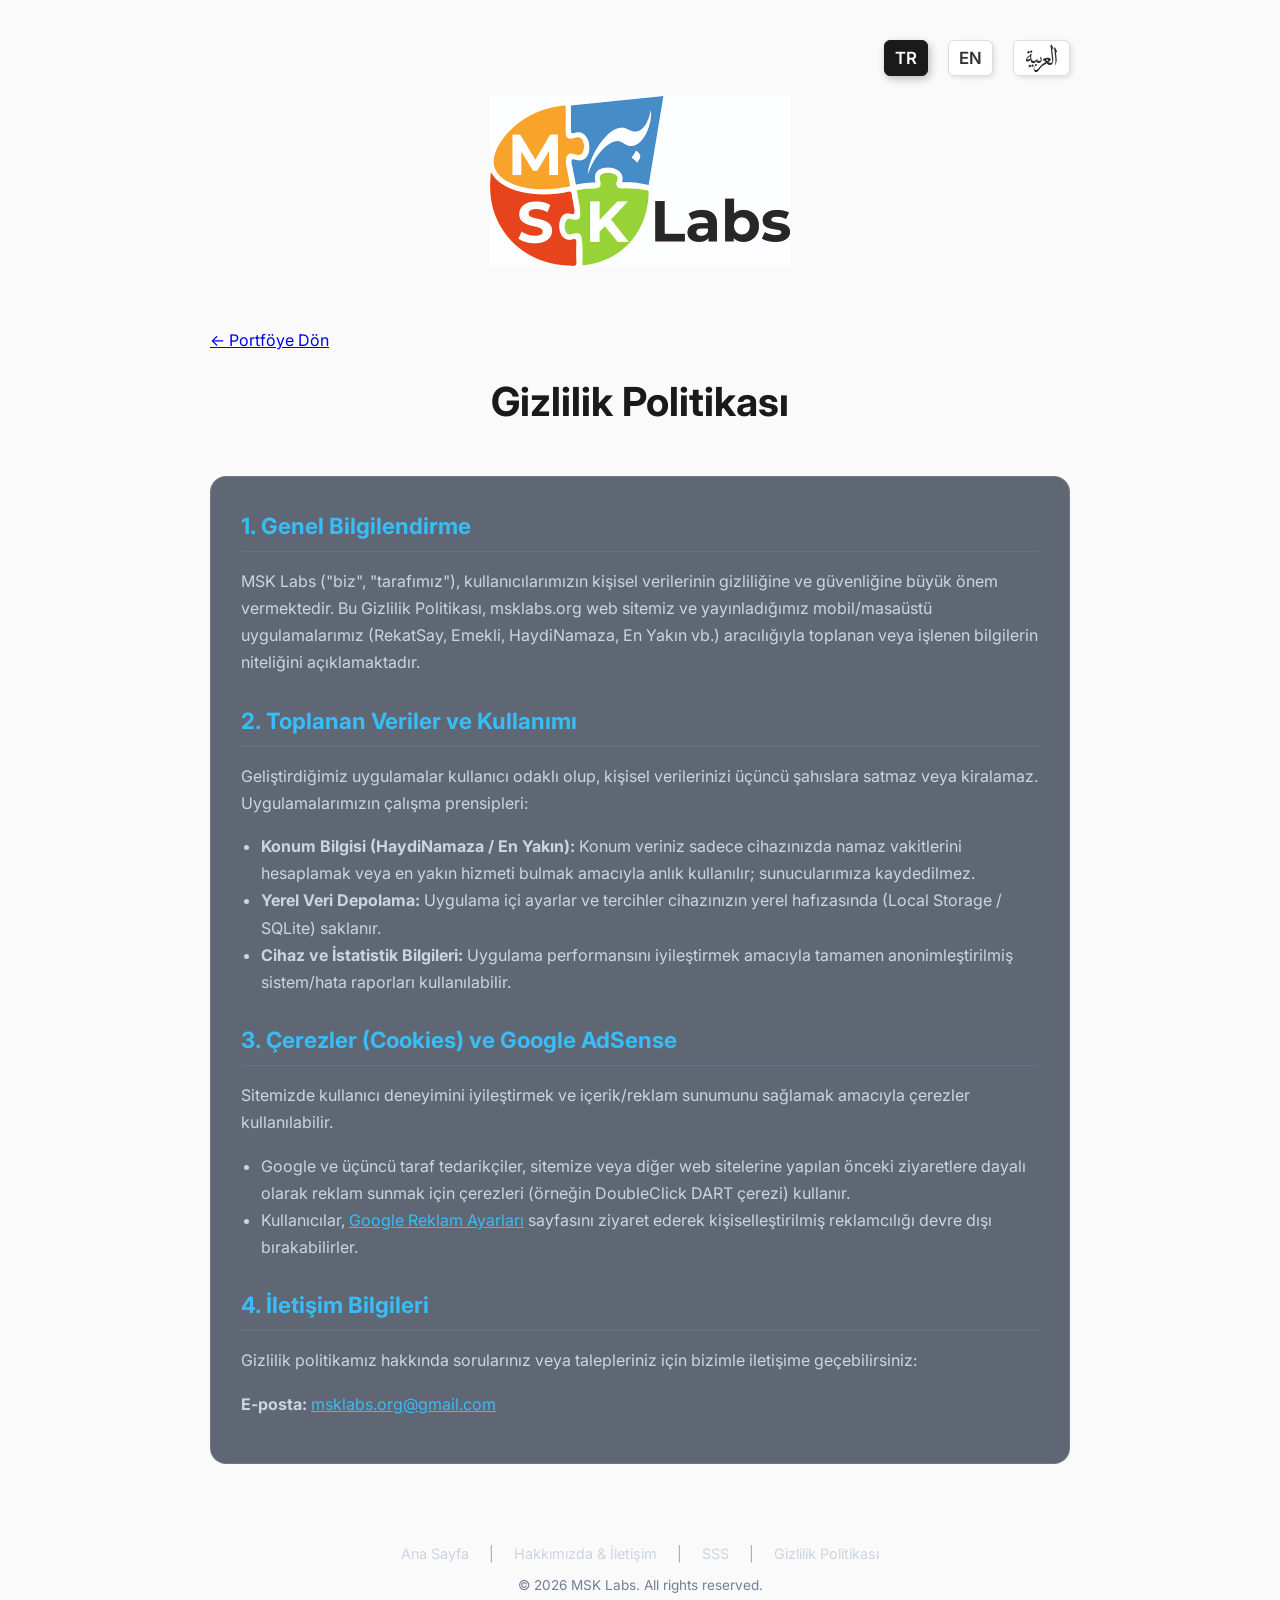
<file: privacy.html>
﻿<!DOCTYPE html>
<html lang="tr">
<head>
    <meta charset="UTF-8">
    <meta name="viewport" content="width=device-width, initial-scale=1.0">
    <title>Gizlilik Politikası / Privacy Policy - MSK Labs</title>
    <meta name="description" content="MSK Labs ve yayınlanan mobil/masaüstü uygulamaların gizlilik politikası ve KVKK bilgilendirmesi.">
    
    <link rel="preconnect" href="https://fonts.googleapis.com">
    <link rel="preconnect" href="https://fonts.gstatic.com" crossorigin>
    <link href="https://fonts.googleapis.com/css2?family=Inter:wght@400;600;700&display=swap" rel="stylesheet">
    <link rel="stylesheet" href="assets/css/global.css?v=13">
</head>
<body class="lang-tr">

<div class="layout-wrapper">

  <aside class="desktop-ad desktop-ad-left">
    <div class="ad-placeholder">Masaüstü Sol Reklam<br>(160x600)</div>
  </aside>

  <div class="portfolio-container">
  
    <div class="lang-switcher">
      <button onclick="setLang('tr')" data-lang="tr" class="active" title="Türkçe">TR</button>
      <button onclick="setLang('en')" data-lang="en" title="English">EN</button>
      <button onclick="setLang('ar')" data-lang="ar" title="العربية" class="lang-btn-arabic"><img src="img/ElArabiye.svg" alt="العربية" class="arabic-btn-icon"></button>
    </div>

    <div class="logo-container">
      <img src="img/MSKLabsLogo1200.jpg" alt="MSK Labs" class="main-logo">
    </div>

    <a href="index.html" class="back-btn">
      <span class="lang-tr">← Portföye Dön</span>
      <span class="lang-en">← Back to Portfolio</span>
      <span class="lang-ar">العودة إلى المعرض →</span>
    </a>

    <h1 class="page-title">
      <span class="lang-tr">Gizlilik Politikası</span>
      <span class="lang-en">Privacy Policy</span>
      <span class="lang-ar">سياسة الخصوصية</span>
    </h1>

    <div class="static-page-card">
      <div class="lang-tr">
        <h2>1. Genel Bilgilendirme</h2>
        <p>MSK Labs ("biz", "tarafımız"), kullanıcılarımızın kişisel verilerinin gizliliğine ve güvenliğine büyük önem vermektedir. Bu Gizlilik Politikası, msklabs.org web sitemiz ve yayınladığımız mobil/masaüstü uygulamalarımız (RekatSay, Emekli, HaydiNamaza, En Yakın vb.) aracılığıyla toplanan veya işlenen bilgilerin niteliğini açıklamaktadır.</p>

        <h2>2. Toplanan Veriler ve Kullanımı</h2>
        <p>Geliştirdiğimiz uygulamalar kullanıcı odaklı olup, kişisel verilerinizi üçüncü şahıslara satmaz veya kiralamaz. Uygulamalarımızın çalışma prensipleri:</p>
        <ul>
          <li><strong>Konum Bilgisi (HaydiNamaza / En Yakın):</strong> Konum veriniz sadece cihazınızda namaz vakitlerini hesaplamak veya en yakın hizmeti bulmak amacıyla anlık kullanılır; sunucularımıza kaydedilmez.</li>
          <li><strong>Yerel Veri Depolama:</strong> Uygulama içi ayarlar ve tercihler cihazınızın yerel hafızasında (Local Storage / SQLite) saklanır.</li>
          <li><strong>Cihaz ve İstatistik Bilgileri:</strong> Uygulama performansını iyileştirmek amacıyla tamamen anonimleştirilmiş sistem/hata raporları kullanılabilir.</li>
        </ul>

        <h2>3. Çerezler (Cookies) ve Google AdSense</h2>
        <p>Sitemizde kullanıcı deneyimini iyileştirmek ve içerik/reklam sunumunu sağlamak amacıyla çerezler kullanılabilir.</p>
        <ul>
          <li>Google ve üçüncü taraf tedarikçiler, sitemize veya diğer web sitelerine yapılan önceki ziyaretlere dayalı olarak reklam sunmak için çerezleri (örneğin DoubleClick DART çerezi) kullanır.</li>
          <li>Kullanıcılar, <a href="https://www.google.com/settings/ads" target="_blank" style="color:#38bdf8;">Google Reklam Ayarları</a> sayfasını ziyaret ederek kişiselleştirilmiş reklamcılığı devre dışı bırakabilirler.</li>
        </ul>

        <h2>4. İletişim Bilgileri</h2>
        <p>Gizlilik politikamız hakkında sorularınız veya talepleriniz için bizimle iletişime geçebilirsiniz:</p>
        <p><strong>E-posta:</strong> <a href="mailto:msklabs.org@gmail.com" class="contact-email-link" style="color:#38bdf8;">msklabs.org@gmail.com</a></p>
      </div>

      <div class="lang-en">
        <h2>1. General Information</h2>
        <p>MSK Labs ("we", "us") places the highest priority on the privacy and security of our users' personal data. This Privacy Policy explains how information is collected, used, and protected through our website msklabs.org and software applications (RekatSay, Retirement Counter, HaydiNamaza, etc.).</p>

        <h2>2. Data Collection and Usage</h2>
        <p>Our applications are privacy-centric and do not sell or rent personal information to third parties:</p>
        <ul>
          <li><strong>Location Data:</strong> Device location is strictly used on-device to calculate prayer times or find nearby services and is never stored on external servers.</li>
          <li><strong>Local Storage:</strong> User preferences and settings remain stored locally on your device.</li>
          <li><strong>Anonymous Analytics:</strong> Completely anonymized system diagnostics may be processed solely to enhance software reliability.</li>
        </ul>

        <h2>3. Cookies and Advertising (Google AdSense)</h2>
        <p>Third-party vendors, including Google, use cookies to serve ads based on a user's prior visits to our website or other websites.</p>
        <p>Users may opt out of personalized advertising by visiting <a href="https://www.google.com/settings/ads" target="_blank" style="color:#38bdf8;">Google Ads Settings</a>.</p>

        <h2>4. Contact Us</h2>
        <p>If you have any questions regarding this Privacy Policy, please contact us at:</p>
        <p><strong>Email:</strong> <a href="mailto:msklabs.org@gmail.com" class="contact-email-link" style="color:#38bdf8;">msklabs.org@gmail.com</a></p>
      </div>

      <div class="lang-ar">
        <h2>1. معلومات عامة</h2>
        <p>تولي MSK Labs أهمية قصوى لخصوصية وأمان البيانات الشخصية لمستخدمينا. تقتضي سياسة الخصوصية هذه توضيح كيفية التعامل مع المعلومات في موقعنا وتطبيقاتنا.</p>
        <h2>2. جمع البيانات واستخدامها</h2>
        <p>تطبيقاتنا لا تبيع ولا تشارك بياناتك الشخصية مع أي طرف ثالث.</p>
        <h2>3. الاتصال بنا</h2>
        <p>إذا كانت لديك أي أسئلة حول سياسة الخصوصية، يرجى التواصل معنا عبر البريد الإلكتروني: <a href="mailto:msklabs.org@gmail.com" style="color:#38bdf8;">msklabs.org@gmail.com</a></p>
      </div>
    </div>

    <footer class="site-footer">
      <div class="footer-links">
        <a href="index.html">
          <span class="lang-tr">Ana Sayfa</span><span class="lang-en">Home</span><span class="lang-ar">الرئيسية</span>
        </a> |
        <a href="about.html">
          <span class="lang-tr">Hakkımızda & İletişim</span><span class="lang-en">About & Contact</span><span class="lang-ar">من نحن والاتصال</span>
        </a> |
        <a href="faq.html">
          <span class="lang-tr">SSS</span><span class="lang-en">FAQ</span><span class="lang-ar">الأسئلة الشائعة</span>
        </a> |
        <a href="privacy.html">
          <span class="lang-tr">Gizlilik Politikası</span><span class="lang-en">Privacy Policy</span><span class="lang-ar">سياسة الخصوصية</span>
        </a>
      </div>
      <div class="copyright-text">
        © 2026 MSK Labs. All rights reserved.
      </div>
    </footer>

  </div>

  <aside class="desktop-ad desktop-ad-right">
    <div class="ad-placeholder">Masaüstü Sağ Reklam<br>(160x600)</div>
  </aside>

</div>

<script>
  var SITE_CONFIG = { contactEmail: "msklabs.org@gmail.com" };
  function setLang(lang) {
    if (!lang) lang = 'tr';
    try { localStorage.setItem('user_lang', lang); } catch(e) {}
    document.body.className = 'lang-' + lang;
    document.querySelectorAll('.lang-switcher button').forEach(function(btn) {
      if (btn.getAttribute('data-lang') === lang) btn.classList.add('active');
      else btn.classList.remove('active');
    });
  }
  (function() {
    var urlParams = new URLSearchParams(window.location.search);
    var langParam = urlParams.get('lang');
    var savedLang = null;
    try { savedLang = localStorage.getItem('user_lang'); } catch(e) {}
    setLang(langParam || savedLang || 'tr');
  })();
</script>

</body>
</html>
</file>
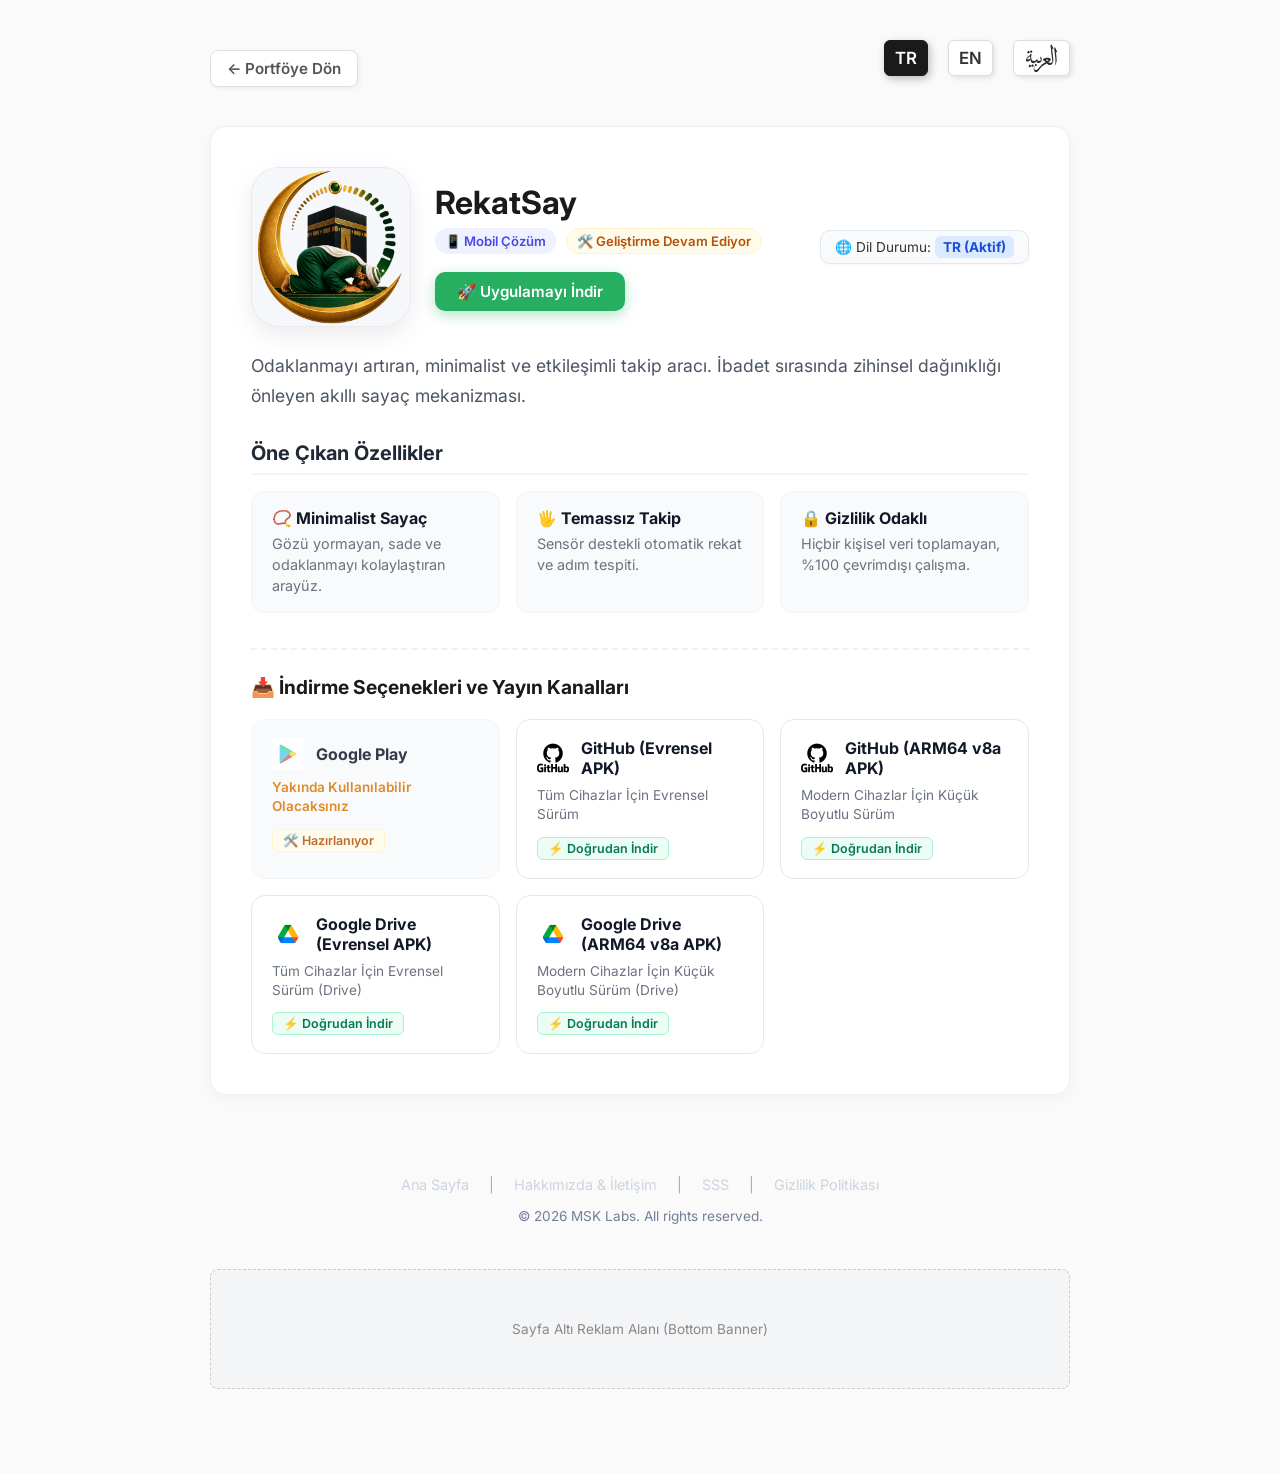
<file: rekatsay.html>
﻿<!DOCTYPE html>
<html lang="tr">
<head>
    <meta charset="UTF-8">
    <meta name="viewport" content="width=device-width, initial-scale=1.0">
    <title>RekatSay - Uygulama Detayı</title>
    <meta name="description" content="RekatSay - Odaklanmayı artıran, minimalist ve etkileşimli takip aracı.">
    
    <!-- Google Fonts: Inter & Global Stylesheet -->
    <link rel="preconnect" href="https://fonts.googleapis.com">
    <link rel="preconnect" href="https://fonts.gstatic.com" crossorigin>
    <link href="https://fonts.googleapis.com/css2?family=Inter:wght@400;600;700&display=swap" rel="stylesheet">
    <link rel="stylesheet" href="assets/css/global.css?v=10">
    
    <style>
      /* Üst Navigasyon */
      .top-nav {
        display: flex;
        justify-content: space-between;
        align-items: center;
        margin-bottom: 30px;
      }

      .back-btn {
        display: inline-flex;
        align-items: center;
        gap: 8px;
        text-decoration: none;
        color: #555;
        font-weight: 600;
        font-size: 0.95rem;
        background: #fff;
        padding: 8px 16px;
        border-radius: 8px;
        border: 1px solid #e0e0e0;
        box-shadow: 2px 2px 5px rgba(0,0,0,0.05);
        transition: all 0.2s ease;
      }

      .back-btn:hover {
        background: #f5f7fa;
        color: #1a1a1a;
        transform: translateX(-3px);
      }

      /* Uygulama Hero Kartı */
      .detail-card {
        background: #ffffff;
        border: 1px solid #f0f0f0;
        border-radius: 16px;
        padding: 40px;
        box-shadow: 0 6px 16px rgba(0,0,0,0.03);
        margin-bottom: 30px;
      }

      .app-header {
        display: flex;
        align-items: center;
        gap: 24px;
        margin-bottom: 24px;
      }



      .app-title-group {
        display: flex;
        flex-direction: column;
        gap: 6px;
      }

      .app-title-group h1 {
        font-size: 2rem;
        font-weight: 700;
        margin: 0;
        color: #1a1a1a;
      }

      .badges {
        display: flex;
        gap: 10px;
        flex-wrap: wrap;
      }

      .badge {
        font-size: 0.82rem;
        font-weight: 600;
        padding: 4px 10px;
        border-radius: 20px;
        display: inline-flex;
        align-items: center;
        gap: 4px;
      }

      .badge-platform {
        background: #eef2ff;
        color: #4f46e5;
      }

      .badge-status {
        background: #fffbeb;
        color: #b45309;
        border: 1px solid #fef3c7;
      }

      .app-description {
        font-size: 1.1rem;
        line-height: 1.7;
        color: #4b5563;
        margin-bottom: 30px;
      }

      .features-title {
        font-size: 1.25rem;
        font-weight: 700;
        margin-bottom: 16px;
        color: #1f2937;
        border-bottom: 2px solid #f3f4f6;
        padding-bottom: 8px;
      }

      .features-grid {
        display: grid;
        grid-template-columns: repeat(auto-fit, minmax(240px, 1fr));
        gap: 16px;
        margin-bottom: 30px;
      }

      .feature-box {
        background: #f9fafb;
        border: 1px solid #f3f4f6;
        border-radius: 12px;
        padding: 16px 20px;
      }

      .feature-box h4 {
        margin: 0 0 6px 0;
        font-size: 1rem;
        color: #111827;
      }

      .feature-box p {
        margin: 0;
        font-size: 0.9rem;
        color: #6b7280;
        line-height: 1.45;
      }

      .action-btn-container {
        text-align: center;
        padding-top: 10px;
      }

      .status-btn {
        display: inline-flex;
        align-items: center;
        gap: 10px;
        background: #f3f4f6;
        color: #4b5563;
        font-weight: 600;
        padding: 14px 28px;
        border-radius: 10px;
        border: 1px dashed #d1d5db;
        font-size: 1rem;
      }

      @media (max-width: 600px) {
        .portfolio-container { padding: 20px 12px 40px 12px; }
        .detail-card { padding: 24px 16px; }
        .app-header { gap: 16px; }
        .app-big-icon { width: 60px; height: 60px; font-size: 32px; border-radius: 14px; }
        .app-title-group h1 { font-size: 1.5rem; }
        .app-description { font-size: 0.95rem; }
        .features-grid { grid-template-columns: 1fr; }
      }
    </style>
</head>
<body class="lang-tr">

<div class="layout-wrapper">

  <!-- Masaüstü Sol Reklam -->
  <aside class="desktop-ad desktop-ad-left">
    <div class="ad-placeholder">Masaüstü Sol Reklam<br>(160x600)</div>
  </aside>

  <!-- Ana Detay İçeriği -->
  <div class="portfolio-container">
    
    <!-- Üst Bar: Geri Dönüş ve Dil Seçici -->
    <div class="top-nav">
      <a href="index.html" class="back-btn">
        <span class="lang-tr">← Portföye Dön</span>
        <span class="lang-en">← Back to Portfolio</span>
        <span class="lang-ar">العودة إلى المحفظة ←</span>
      </a>

      <div class="lang-switcher">
        <button onclick="setLang('tr')" data-lang="tr" title="Türkçe">TR</button>
        <button onclick="setLang('en')" data-lang="en" title="English">EN</button>
        <button onclick="setLang('ar')" data-lang="ar" title="العربية" class="lang-btn-arabic"><img src="img/ElArabiye.svg" alt="العربية" class="arabic-btn-icon"></button>
      </div>
    </div>

    <!-- Dil Destek Uyarısı & Çeviri Talebi Kutusu (Sadece EN ve AR dillerinde görünür) -->
    <div class="translation-request-box lang-en lang-ar">
      <div class="request-content">
        <div class="request-text">
          <span class="lang-en">ℹ️ This application currently supports <strong>Turkish</strong>. Would you like to request English translation?</span>
          <span class="lang-ar">ℹ️ هذا التطبيق يدعم حالياً اللغة <strong>التركية</strong>. هل ترغب في طلب الترجمة إلى العربية؟</span>
        </div>
        <a href="#" class="request-btn contact-email-link" data-subject="[Translation Request] RekatSay" data-body="Hello MSK Labs Team, I would like to request the RekatSay application to be translated to my language. Thank you!">
          <span class="lang-en">📩 Request Translation</span>
          <span class="lang-ar">📩 طلب الترجمة</span>
        </a>
      </div>
    </div>

    <!-- Uygulama Kartı -->
    <div class="detail-card">
      <div class="app-header">
        <div class="app-big-icon"><img src="media/rekatsay/icon.png" alt="RekatSay"></div>
        <div class="app-title-group">
          <h1>RekatSay</h1>
          <div class="badges">
            <span class="badge badge-platform">📱 Mobil Çözüm</span>
            <span class="badge badge-status">🛠️ Geliştirme Devam Ediyor</span>
          </div>
          <a href="#download-section" class="hero-download-btn">
            <span class="lang-tr">🚀 Uygulamayı İndir</span>
            <span class="lang-en">🚀 Download App</span>
            <span class="lang-ar">🚀 تنزيل التطبيق</span>
          </a>
        </div>

        <!-- Sağ Taraf: Global Dil Durumu & Laboratuvar Talep Butonları -->
        <div class="app-header-right">
          <div class="global-status-panel">
            <span class="lang-tr">🌐 Dil Durumu: <strong class="status-tag active">TR (Aktif)</strong></span>
            <span class="lang-en">🌐 Language Status: <strong class="status-tag active">TR (Active)</strong></span>
            <span class="lang-ar">🌐 حالة اللغة: <strong class="status-tag active">TR (نشط)</strong></span>
          </div>
          <a href="#" class="lab-request-btn contact-email-link lang-en" data-subject="[EN Version Request] RekatSay" data-body="Hello MSK Labs Team, I would like to request the English (EN) version of RekatSay. Thank you!">
            📩 Request EN Version from Lab
          </a>
          <small class="email-note lang-en">Or send email to: <strong class="contact-email-text">msklabs.org@gmail.com</strong></small>

          <a href="#" class="lab-request-btn contact-email-link lang-ar" data-subject="[AR Version Request] RekatSay" data-body="Hello MSK Labs Team, I would like to request the Arabic version of RekatSay. Thank you!">
            📩 طلب إصدار اللغة العربية من المختبر
          </a>
          <small class="email-note lang-ar">أو أرسل بريداً إلى: <strong class="contact-email-text">msklabs.org@gmail.com</strong></small>
        </div>
      </div>

      <div class="app-description">
        <span class="lang-tr">Odaklanmayı artıran, minimalist ve etkileşimli takip aracı. İbadet sırasında zihinsel dağınıklığı önleyen akıllı sayaç mekanizması.</span>
        <span class="lang-en">A minimalist and interactive tracking tool that increases focus. Smart counter mechanism that prevents mental distraction during worship.</span>
        <span class="lang-ar">أداة تتبع تفاعلية وبسيطة تزيد من التركيز. آلية عداد ذكية تمنع التشتت الذهني أثناء العبادة.</span>
      </div>

      <div class="features-title">
        <span class="lang-tr">Öne Çıkan Özellikler</span>
        <span class="lang-en">Key Features</span>
        <span class="lang-ar">الميزات الرئيسية</span>
      </div>

      <div class="features-grid">
        <div class="feature-box">
          <h4>📿 
            <span class="lang-tr">Minimalist Sayaç</span>
            <span class="lang-en">Minimalist Counter</span>
            <span class="lang-ar">عداد بسيط</span>
          </h4>
          <p>
            <span class="lang-tr">Gözü yormayan, sade ve odaklanmayı kolaylaştıran arayüz.</span>
            <span class="lang-en">Clean interface that easy on the eyes and facilitates focus.</span>
            <span class="lang-ar">واجهة مريحة للعين وبسيطة تسهل التركيز.</span>
          </p>
        </div>

        <div class="feature-box">
          <h4>🖐️ 
            <span class="lang-tr">Temassız Takip</span>
            <span class="lang-en">Touchless Tracking</span>
            <span class="lang-ar">تتبع بدون لمس</span>
          </h4>
          <p>
            <span class="lang-tr">Sensör destekli otomatik rekat ve adım tespiti.</span>
            <span class="lang-en">Sensor-assisted automatic rakat and step detection.</span>
            <span class="lang-ar">كشف تلقائي للركعات والخطوات بمساعدة المستشعرات.</span>
          </p>
        </div>

        <div class="feature-box">
          <h4>🔒 
            <span class="lang-tr">Gizlilik Odaklı</span>
            <span class="lang-en">Privacy Focused</span>
            <span class="lang-ar">تركيز على الخصوصية</span>
          </h4>
          <p>
            <span class="lang-tr">Hiçbir kişisel veri toplamayan, %100 çevrimdışı çalışma.</span>
            <span class="lang-en">100% offline operation without collecting any personal data.</span>
            <span class="lang-ar">تشغيل 100% دون اتصال دون جمع أي بيانات شخصية.</span>
          </p>
        </div>
      </div>

      <!-- İndirme ve Yayın Kanalları Alanı -->
      <div id="download-section" class="download-section">
        <div class="download-section-title">
          <span class="lang-tr">📥 İndirme Seçenekleri ve Yayın Kanalları</span>
          <span class="lang-en">📥 Download Options & Release Channels</span>
          <span class="lang-ar">📥 خيارات التنزيل وقنوات الإصدار</span>
        </div>

        <div class="download-grid">
          <!-- Google Play Store (Pasif) -->
          <div class="download-card disabled">
            <div class="download-card-header">
              <div class="download-card-icon">
                <img src="assets/img/store/google-play.png" alt="Google Play" class="store-brand-icon">
              </div>
              <div class="download-card-title">Google Play</div>
            </div>
            <div class="download-card-status">
              <span class="lang-tr">Yakında Kullanılabilir Olacaksınız</span>
              <span class="lang-en">Will be available soon</span>
              <span class="lang-ar">ستكون متاحة قريباً</span>
            </div>
            <span class="download-tag tag-soon">
              <span class="lang-tr">🛠️ Hazırlanıyor</span>
              <span class="lang-en">🛠️ In Progress</span>
              <span class="lang-ar">🛠️ قيد التحضير</span>
            </span>
          </div>

          <!-- GitHub Direct Evrensel APK Download (Aktif) -->
          <a href="https://raw.githubusercontent.com/mskaymaz/M_RekatSay/main/RekatSay.apk" download="RekatSay.apk" class="download-card">
            <div class="download-card-header">
              <div class="download-card-icon">
                <img src="assets/img/store/github.png" alt="GitHub" class="store-brand-icon">
              </div>
              <div class="download-card-title">GitHub (Evrensel APK)</div>
            </div>
            <div class="download-card-status">
              <span class="lang-tr">Tüm Cihazlar İçin Evrensel Sürüm</span>
              <span class="lang-en">Universal Build for All Devices</span>
              <span class="lang-ar">إصدار عالمي لجميع الأجهزة</span>
            </div>
            <span class="download-tag tag-active">
              <span class="lang-tr">⚡ Doğrudan İndir</span>
              <span class="lang-en">⚡ Direct Download</span>
              <span class="lang-ar">⚡ تنزيل مباشر</span>
            </span>
          </a>

          <!-- GitHub Direct ARM64 v8a APK Download (Aktif) -->
          <a href="https://raw.githubusercontent.com/mskaymaz/M_RekatSay/main/RekatSay_v8a.apk" download="RekatSay_v8a.apk" class="download-card">
            <div class="download-card-header">
              <div class="download-card-icon">
                <img src="assets/img/store/github.png" alt="GitHub" class="store-brand-icon">
              </div>
              <div class="download-card-title">GitHub (ARM64 v8a APK)</div>
            </div>
            <div class="download-card-status">
              <span class="lang-tr">Modern Cihazlar İçin Küçük Boyutlu Sürüm</span>
              <span class="lang-en">Compact Build for Modern Devices</span>
              <span class="lang-ar">إصدار مدمج للأجهزة الحديثة</span>
            </div>
            <span class="download-tag tag-active">
              <span class="lang-tr">⚡ Doğrudan İndir</span>
              <span class="lang-en">⚡ Direct Download</span>
              <span class="lang-ar">⚡ تنزيل مباشر</span>
            </span>
          </a>

          <!-- Google Drive Direct Evrensel APK Download (Aktif) -->
          <a href="https://drive.google.com/uc?export=download&id=15tBdMCBX93fGRqhVFmXyeVtccxWFABnQ" target="_blank" class="download-card">
            <div class="download-card-header">
              <div class="download-card-icon">
                <img src="assets/img/store/google-drive.png" alt="Google Drive" class="store-brand-icon">
              </div>
              <div class="download-card-title">Google Drive (Evrensel APK)</div>
            </div>
            <div class="download-card-status">
              <span class="lang-tr">Tüm Cihazlar İçin Evrensel Sürüm (Drive)</span>
              <span class="lang-en">Universal Build for All Devices (Drive)</span>
              <span class="lang-ar">إصدار عالمي لجميع الأجهزة (Drive)</span>
            </div>
            <span class="download-tag tag-active">
              <span class="lang-tr">⚡ Doğrudan İndir</span>
              <span class="lang-en">⚡ Direct Download</span>
              <span class="lang-ar">⚡ تنزيل مباشر</span>
            </span>
          </a>

          <!-- Google Drive Direct ARM64 v8a APK Download (Aktif) -->
          <a href="https://drive.google.com/uc?export=download&id=1l3Jx9eAOEWGhpGs0DNpcsZRqLPpWR6QS" target="_blank" class="download-card">
            <div class="download-card-header">
              <div class="download-card-icon">
                <img src="assets/img/store/google-drive.png" alt="Google Drive" class="store-brand-icon">
              </div>
              <div class="download-card-title">Google Drive (ARM64 v8a APK)</div>
            </div>
            <div class="download-card-status">
              <span class="lang-tr">Modern Cihazlar İçin Küçük Boyutlu Sürüm (Drive)</span>
              <span class="lang-en">Compact Build for Modern Devices (Drive)</span>
              <span class="lang-ar">إصدار مدمج للأجهزة الحديثة (Drive)</span>
            </div>
            <span class="download-tag tag-active">
              <span class="lang-tr">⚡ Doğrudan İndir</span>
              <span class="lang-en">⚡ Direct Download</span>
              <span class="lang-ar">⚡ تنزيل مباشر</span>
            </span>
          </a>
        </div>
      </div>
    </div>

    <!-- Sayfa Altı Reklam Alanı -->
        <footer class="site-footer">
      <div class="footer-links">
        <a href="index.html">
          <span class="lang-tr">Ana Sayfa</span><span class="lang-en">Home</span><span class="lang-ar">الرئيسية</span>
        </a> |
        <a href="about.html">
          <span class="lang-tr">Hakkımızda & İletişim</span><span class="lang-en">About & Contact</span><span class="lang-ar">من نحن والاتصال</span>
        </a> |
        <a href="faq.html">
          <span class="lang-tr">SSS</span><span class="lang-en">FAQ</span><span class="lang-ar">الأسئلة الشائعة</span>
        </a> |
        <a href="privacy.html">
          <span class="lang-tr">Gizlilik Politikası</span><span class="lang-en">Privacy Policy</span><span class="lang-ar">سياسة الخصوصية</span>
        </a>
      </div>
      <div class="copyright-text">
        © 2026 MSK Labs. All rights reserved.
      </div>
    </footer>

<div class="infeed-ad-container">
      <div class="ad-placeholder">Sayfa Altı Reklam Alanı (Bottom Banner)</div>
    </div>

  </div> <!-- .portfolio-container Bitişi -->

  <!-- Masaüstü Sağ Reklam -->
  <aside class="desktop-ad desktop-ad-right">
    <div class="ad-placeholder">Masaüstü Sağ Reklam<br>(160x600)</div>
  </aside>

</div>

<script>
  // MERKEZİ SİTE KONFİGÜRASYONU (Blogger & HTML Uyumlu)
  var SITE_CONFIG = {
    contactEmail: "msklabs.org@gmail.com"
  };

  // E-posta adreslerini ve mailto bağlantılarını merkezi konfigürasyondan doldurur
  function syncCentralConfig() {
    var email = (window.SITE_CONFIG && window.SITE_CONFIG.contactEmail) ? window.SITE_CONFIG.contactEmail : "msklabs.org@gmail.com";
    
    // Metin etiketlerini güncelle
    document.querySelectorAll('.contact-email-text').forEach(function(el) {
      el.textContent = email;
    });

    // Mailto bağlantılarını güncelle
    document.querySelectorAll('a.contact-email-link').forEach(function(a) {
      var subject = a.getAttribute('data-subject') || 'Talep';
      var body = a.getAttribute('data-body') || '';
      a.setAttribute('href', 'mailto:' + email + '?subject=' + encodeURIComponent(subject) + '&body=' + encodeURIComponent(body));
    });
  }

  function setLang(lang) {
    if (!lang) lang = 'tr';
    try {
      localStorage.setItem('user_lang', lang);
    } catch(e) {}
    
    document.body.className = 'lang-' + lang;
    
    // Aktif Dil Butonu Vurgulama
    var buttons = document.querySelectorAll('.lang-switcher button');
    buttons.forEach(function(btn) {
      if (btn.getAttribute('data-lang') === lang) {
        btn.classList.add('active');
      } else {
        btn.classList.remove('active');
      }
    });

    // Bağlantılara ?lang= Parametresi Ekleme
    var links = document.querySelectorAll('a.back-btn');
    links.forEach(function(a) {
      var href = a.getAttribute('href');
      if (href) {
        var base = href.split('?')[0];
        a.setAttribute('href', base + '?lang=' + lang);
      }
    });
  }

  // Sayfa Yüklenme Anında Çalışacak Ana Blok
  (function() {
    syncCentralConfig();

    var urlParams = new URLSearchParams(window.location.search);
    var langParam = urlParams.get('lang');
    var savedLang = null;
    try {
      savedLang = localStorage.getItem('user_lang');
    } catch(e) {}
    
    var activeLang = langParam || savedLang || 'tr';
    setLang(activeLang);
  })();
</script>

</body>
</html>
</file>
<file: assets/css/global.css>
﻿/* ======================================================
   MSK LABS - GLOBAL DESIGN SYSTEM & STYLESHEET
   ====================================================== */

/* Genel Ayarlar */
html {
  scroll-behavior: smooth;
}

body {
  margin: 0;
  padding: 0;
  background-color: #fafafa;
  font-family: 'Inter', 'Segoe UI', Roboto, Helvetica, Arial, sans-serif;
  color: #333;
}

.layout-wrapper {
  display: flex;
  justify-content: center;
  align-items: flex-start;
  gap: 25px;
  max-width: 1300px;
  margin: 0 auto;
}

.portfolio-container {
  max-width: 900px;
  width: 100%;
  margin: 0 auto;
  padding: 40px 20px 60px 20px;
  box-sizing: border-box;
}

/* Logo Ayarları */
.logo-container {
  text-align: center;
  margin-bottom: 60px;
}

.main-logo {
  max-width: 100%;
  width: 300px;
  height: auto;
}

/* Sayfa Ana Başlığı */
.page-title {
  font-size: 2.5rem;
  font-weight: 700;
  text-align: center;
  margin-bottom: 50px;
  color: #1a1a1a;
}

/* Kategori Başlıkları */
.category-title {
  font-size: 1.5rem;
  font-weight: 600;
  margin: 40px 0 20px 0;
  padding-bottom: 10px;
  border-bottom: 2px solid #eaeaea;
}

.category-title:first-of-type {
  margin-top: 0;
}

/* 3'lü Grid Sistemi (Masaüstü & Tablet) */
.app-grid {
  display: grid;
  grid-template-columns: repeat(3, 1fr);
  gap: 20px;
}

/* Uygulama Kartı Tasarımı */
.app-card {
  background: #ffffff;
  border: 1px solid #f0f0f0;
  border-radius: 12px;
  padding: 24px;
  text-decoration: none;
  color: inherit;
  transition: all 0.3s ease;
  box-shadow: 0 4px 6px rgba(0,0,0,0.02);
  display: flex;
  flex-direction: column;
  align-items: flex-start;
}

.app-card:hover {
  transform: translateY(-5px);
  box-shadow: 0 12px 20px rgba(0,0,0,0.08);
  border-color: #e0e0e0;
}

/* İkon ve Metin Stilleri */
.app-icon {
  width: 120px;
  height: 120px;
  background-color: #f5f7fa;
  border-radius: 22px;
  margin-bottom: 20px;
  display: flex;
  align-items: center;
  justify-content: center;
  font-size: 64px;
  transition: background-color 0.3s ease, transform 0.2s ease;
  overflow: hidden;
  box-shadow: 0 6px 16px rgba(0,0,0,0.08);
}

.app-icon img {
  width: 100%;
  height: 100%;
  object-fit: cover;
  border-radius: 22px;
}

.app-card:hover .app-icon {
  background-color: #eef2f6;
  transform: scale(1.03);
}

/* Detay Sayfası Büyük İkon Stili (2 Katı Büyüklük) */
.app-big-icon {
  width: 160px;
  height: 160px;
  background-color: #f5f7fa;
  border-radius: 28px;
  display: flex;
  align-items: center;
  justify-content: center;
  font-size: 84px;
  box-shadow: 0 8px 24px rgba(0, 0, 0, 0.08), inset 0 0 0 1px rgba(0,0,0,0.05);
  flex-shrink: 0;
  overflow: hidden;
}

.app-big-icon img {
  width: 100%;
  height: 100%;
  object-fit: cover;
  border-radius: 28px;
}

.app-name {
  font-size: 1.25rem;
  font-weight: 700;
  margin: 0 0 8px 0;
}

.app-vision {
  font-size: 0.95rem;
  color: #666;
  line-height: 1.5;
  margin: 0;
}

/* Çoklu Dil Ayarları */
body.lang-tr .lang-en, body.lang-tr .lang-ar { display: none; }
body.lang-en .lang-tr, body.lang-en .lang-ar { display: none; }
body.lang-ar .lang-tr, body.lang-ar .lang-en { display: none; }

body.lang-ar { direction: rtl; }

.lang-switcher {
  display: flex;
  justify-content: flex-end;
  gap: 20px;
  margin-bottom: 20px;
}

.lang-switcher button {
  background: #fff;
  border: 1px solid #ddd;
  padding: 4px 10px;
  border-radius: 6px;
  cursor: pointer;
  font-family: inherit;
  font-weight: 600;
  font-size: 1.05rem;
  transition: all 0.2s ease;
  display: flex;
  align-items: center;
  justify-content: center;
  gap: 6px;
  box-shadow: 2px 2px 5px rgba(0, 0, 0, 0.1);
  color: #333;
}

.lang-switcher button:hover {
  background: #f5f7fa;
  transform: translateY(-1px);
  box-shadow: 3px 3px 7px rgba(0, 0, 0, 0.15);
  border-color: #ccc;
}

/* Aktif Dil Butonu Vurgusu (Dişi Görünüm) */
.lang-switcher button.active {
  background: #1a1a1a;
  color: #ffffff;
  border-color: #1a1a1a;
  box-shadow: 2px 3px 8px rgba(0, 0, 0, 0.25);
}

/* Arapça Buton Kaligrafi İkonu (ElArabiye.svg - Metinsiz Büyük Görünüm) */
.lang-switcher button.lang-btn-arabic {
  padding: 3px 12px;
  display: inline-flex;
  align-items: center;
  justify-content: center;
}

.arabic-btn-icon {
  height: 28px;
    width: auto;
    max-height: 32px;
  display: block;
  transition: filter 0.2s ease;
}

.lang-switcher button.active .arabic-btn-icon {
  filter: brightness(0) invert(1);
}

/* Kart Üzerindeki Dil Rozetleri */
.lang-badges {
  display: flex;
  gap: 6px;
  margin-top: 12px;
  font-size: 0.72rem;
  align-items: center;
}

.lang-badge {
  padding: 3px 7px;
  border-radius: 4px;
  font-weight: 600;
  letter-spacing: 0.3px;
}

.lang-badge.active {
  background: #e0f2fe;
  color: #0369a1;
  border: 1px solid #bae6fd;
}

.lang-badge.pending {
  background: #f3f4f6;
  color: #9ca3af;
  border: 1px dashed #d1d5db;
}

/* Çeviri Talep Kutusu (Sadece EN ve AR dillerinde görünür) */
.translation-request-box {
  background: #eff6ff;
  border: 1px solid #bfdbfe;
  border-radius: 12px;
  padding: 16px 20px;
  margin-bottom: 24px;
}

.request-content {
  display: flex;
  align-items: center;
  justify-content: space-between;
  gap: 16px;
  flex-wrap: wrap;
}

.request-text {
  font-size: 0.95rem;
  color: #1e40af;
  flex: 1;
  min-width: 220px;
  line-height: 1.45;
}

.request-btn {
  background: #2563eb;
  color: #ffffff !important;
  padding: 10px 18px;
  border-radius: 8px;
  text-decoration: none;
  font-weight: 600;
  font-size: 0.9rem;
  white-space: nowrap;
  transition: all 0.2s ease;
  box-shadow: 0 2px 6px rgba(37, 99, 235, 0.2);
  display: inline-flex;
  align-items: center;
  gap: 6px;
}

.request-btn:hover {
  background: #1d4ed8;
  transform: translateY(-1px);
  box-shadow: 0 4px 10px rgba(37, 99, 235, 0.3);
}

/* Başlık Yanı / Sağ Taraf Global Dil Durum Paneli */
.app-header-right {
  margin-left: auto;
  display: flex;
  flex-direction: column;
  align-items: flex-end;
  gap: 10px;
}

.global-status-panel {
  background: #f8fafc;
  border: 1px solid #e2e8f0;
  border-radius: 10px;
  padding: 8px 14px;
  font-size: 0.85rem;
  display: flex;
  align-items: center;
  gap: 8px;
  box-shadow: 0 1px 3px rgba(0,0,0,0.03);
}

.global-status-panel .status-tag {
  font-weight: 700;
  padding: 3px 8px;
  border-radius: 6px;
}

.global-status-panel .status-tag.active {
  background: #dbeafe;
  color: #1d4ed8;
}

.global-status-panel .status-tag.dev {
  background: #fef3c7;
  color: #b45309;
}

.lab-request-btn {
  background: #2563eb;
  color: #ffffff !important;
  font-weight: 600;
  font-size: 0.85rem;
  padding: 8px 14px;
  border-radius: 8px;
  text-decoration: none;
  display: inline-flex;
  align-items: center;
  gap: 6px;
  box-shadow: 0 2px 6px rgba(37, 99, 235, 0.2);
  transition: all 0.2s ease;
}

.lab-request-btn:hover {
  background: #1d4ed8;
  transform: translateY(-1px);
  box-shadow: 0 4px 10px rgba(37, 99, 235, 0.3);
}

.email-note {
  font-size: 0.78rem;
  color: #64748b;
  margin-top: 2px;
  display: block;
}

.email-note strong {
  color: #1e293b;
  user-select: all; /* Tek tıkla kolayca kopyalama özelliği */
  background: #f1f5f9;
  padding: 1px 5px;
  border-radius: 4px;
  border: 1px solid #e2e8f0;
}

/* Hero İndirme Butonu ve İndirme Alanı Stilleri */
.hero-download-btn {
  display: inline-flex;
  align-items: center;
  gap: 10px;
  background: #27ae60;
  color: #ffffff !important;
  padding: 10px 22px;
  border-radius: 10px;
  text-decoration: none;
  font-weight: 600;
  font-size: 0.95rem;
  margin-top: 12px;
  transition: all 0.25s ease;
  box-shadow: 0 4px 14px rgba(39, 174, 96, 0.35);
  width: fit-content;
}

.hero-download-btn:hover {
  background: #219150;
  transform: translateY(-2px);
  box-shadow: 0 6px 18px rgba(39, 174, 96, 0.45);
  color: #ffffff !important;
}

.download-section {
  margin-top: 35px;
  padding-top: 25px;
  border-top: 2px dashed #f0f0f0;
}

.download-section-title {
  font-size: 1.2rem;
  font-weight: 700;
  color: #1a1a1a;
  margin-bottom: 20px;
  display: flex;
  align-items: center;
  gap: 10px;
}

.download-grid {
  display: grid;
  grid-template-columns: repeat(auto-fit, minmax(220px, 1fr));
  gap: 16px;
}

.download-card {
  background: #ffffff;
  border: 1px solid #e5e7eb;
  border-radius: 14px;
  padding: 18px 20px;
  display: flex;
  flex-direction: column;
  gap: 8px;
  text-decoration: none;
  color: inherit;
  transition: all 0.2s ease;
  position: relative;
}

.download-card:hover:not(.disabled) {
  border-color: #4f46e5;
  transform: translateY(-3px);
  box-shadow: 0 6px 16px rgba(0,0,0,0.06);
}

.download-card.disabled {
  background: #f9fafb;
  border-color: #f3f4f6;
  opacity: 0.85;
  cursor: not-allowed;
}

.download-card-header {
  display: flex;
  align-items: center;
  gap: 12px;
}

.download-card-icon {
  display: flex;
  align-items: center;
  justify-content: center;
  width: 32px;
  height: 32px;
  flex-shrink: 0;
}

.store-brand-icon {
  width: 100%;
  height: 100%;
  object-fit: contain;
}

.download-card.disabled .store-brand-icon {
  filter: grayscale(30%) opacity(0.8);
}

.download-card-title {
  font-size: 1rem;
  font-weight: 700;
  color: #111827;
}

.download-card-status {
  font-size: 0.85rem;
  color: #6b7280;
  line-height: 1.4;
}

.download-card.disabled .download-card-status {
  color: #d97706;
  font-weight: 600;
}

.download-tag {
  display: inline-block;
  font-size: 0.78rem;
  font-weight: 600;
  padding: 3px 10px;
  border-radius: 6px;
  margin-top: 4px;
  width: fit-content;
}

.tag-soon {
  background: #fffbeb;
  color: #b45309;
  border: 1px solid #fef3c7;
}

.tag-active {
  background: #ecfdf5;
  color: #047857;
  border: 1px solid #a7f3d0;
}

@media (max-width: 600px) {
  .app-header {
    flex-wrap: wrap;
  }
  .app-header-right {
    margin-left: 0;
    width: 100%;
    align-items: flex-start;
    margin-top: 10px;
  }
  .download-grid {
    grid-template-columns: 1fr;
  }
}

/* Reklam Alanları */
.desktop-ad {
  width: 160px;
  margin-top: 60px;
  position: sticky;
  top: 20px;
  flex-shrink: 0;
}

.ad-placeholder {
  background: #f4f5f7;
  border: 1px dashed #cccccc;
  border-radius: 8px;
  color: #888888;
  font-size: 0.85rem;
  display: flex;
  align-items: center;
  justify-content: center;
  text-align: center;
  padding: 10px;
  box-sizing: border-box;
}

.desktop-ad .ad-placeholder {
  height: 600px;
}

.infeed-ad-container {
  margin: 45px 0 25px 0;
  width: 100%;
}

.infeed-ad-container .ad-placeholder {
  height: 120px;
}

/* Mobil Telefon Duyarlılığı (2'li Yan Yana Düzlem) */
@media (max-width: 1280px) {
  .desktop-ad {
    display: none;
  }
}

@media (max-width: 600px) {
  .portfolio-container {
    padding: 25px 12px;
  }

  .logo-container {
    margin-bottom: 35px;
  }

  .main-logo {
    width: 210px;
  }

  .page-title {
    font-size: 1.75rem;
    margin-bottom: 30px;
  }

  .category-title {
    font-size: 1.2rem;
    margin: 25px 0 15px 0;
  }

  .app-grid {
    grid-template-columns: repeat(2, 1fr);
    gap: 12px;
  }

  .app-card {
    padding: 14px 12px;
    border-radius: 10px;
  }

  .app-icon {
    width: 80px;
    height: 80px;
    font-size: 44px;
    margin-bottom: 12px;
    border-radius: 16px;
  }

  .app-icon img {
    border-radius: 16px;
  }

  .app-big-icon {
    width: 100px;
    height: 100px;
    font-size: 54px;
    border-radius: 20px;
  }

  .app-big-icon img {
    border-radius: 20px;
  }

  .app-name {
    font-size: 0.95rem;
    margin: 0 0 6px 0;
  }

  .app-vision {
    font-size: 0.8rem;
    line-height: 1.35;
  }

  .lang-switcher {
    gap: 10px;
    margin-bottom: 15px;
  }

  .lang-switcher button {
    padding: 3px 8px;
    font-size: 0.9rem;
  }

  .infeed-ad-container .ad-placeholder {
    height: 100px;
  }
}

/* ==========================================================================
   FOOTER & DOK�MANTASYON SAYFALARI (Hakk�m�zda, Gizlilik, SSS)
   ========================================================================== */
.site-footer {
  margin-top: 50px;
  padding-top: 30px;
  border-top: 1px solid rgba(255, 255, 255, 0.1);
  text-align: center;
  font-size: 0.9rem;
  color: #a0aec0;
}

.footer-links {
  display: flex;
  justify-content: center;
  gap: 20px;
  flex-wrap: wrap;
  margin-bottom: 15px;
}

.footer-links a {
  color: #cbd5e0;
  text-decoration: none;
  transition: color 0.2s ease;
}

.footer-links a:hover {
  color: #38bdf8;
}

.copyright-text {
  font-size: 0.85rem;
  color: #718096;
}

.static-page-card {
  background: rgba(30, 41, 59, 0.7);
  backdrop-filter: blur(10px);
  border: 1px solid rgba(255, 255, 255, 0.1);
  border-radius: 16px;
  padding: 30px;
  margin-bottom: 30px;
  text-align: left;
  line-height: 1.7;
}

body.lang-ar .static-page-card {
  text-align: right;
  direction: rtl;
}

.static-page-card h2 {
  color: #38bdf8;
  font-size: 1.4rem;
  margin-top: 25px;
  margin-bottom: 12px;
  border-bottom: 1px solid rgba(56, 189, 248, 0.2);
  padding-bottom: 6px;
}

.static-page-card h2:first-child {
  margin-top: 0;
}

.static-page-card p, .static-page-card ul {
  color: #cbd5e0;
  margin-bottom: 15px;
}

.static-page-card ul {
  padding-left: 20px;
}

body.lang-ar .static-page-card ul {
  padding-left: 0;
  padding-right: 20px;
}

.faq-item {
  background: rgba(15, 23, 42, 0.6);
  border: 1px solid rgba(255, 255, 255, 0.08);
  border-radius: 12px;
  padding: 20px;
  margin-bottom: 15px;
}

.faq-question {
  color: #f8fafc;
  font-weight: 600;
  font-size: 1.1rem;
  margin-bottom: 10px;
  display: flex;
  align-items: center;
  gap: 10px;
}

.faq-answer {
  color: #94a3b8;
  font-size: 0.95rem;
}

/* Arapça Kart Rozeti (ElArabiye.svg Standart Görünüm) */
.lang-badge.lang-badge-arabic {
  display: inline-flex;
  align-items: center;
  justify-content: center;
  padding: 2px 6px;
}

.arabic-badge-icon {
  height: 14px;
  width: auto;
  display: block;
  transition: filter 0.2s ease;
}

.lang-badge.active .arabic-badge-icon {
  filter: none;
}

.lang-badge.pending .arabic-badge-icon {
  opacity: 0.5;
  filter: grayscale(100%);
}
</file>
